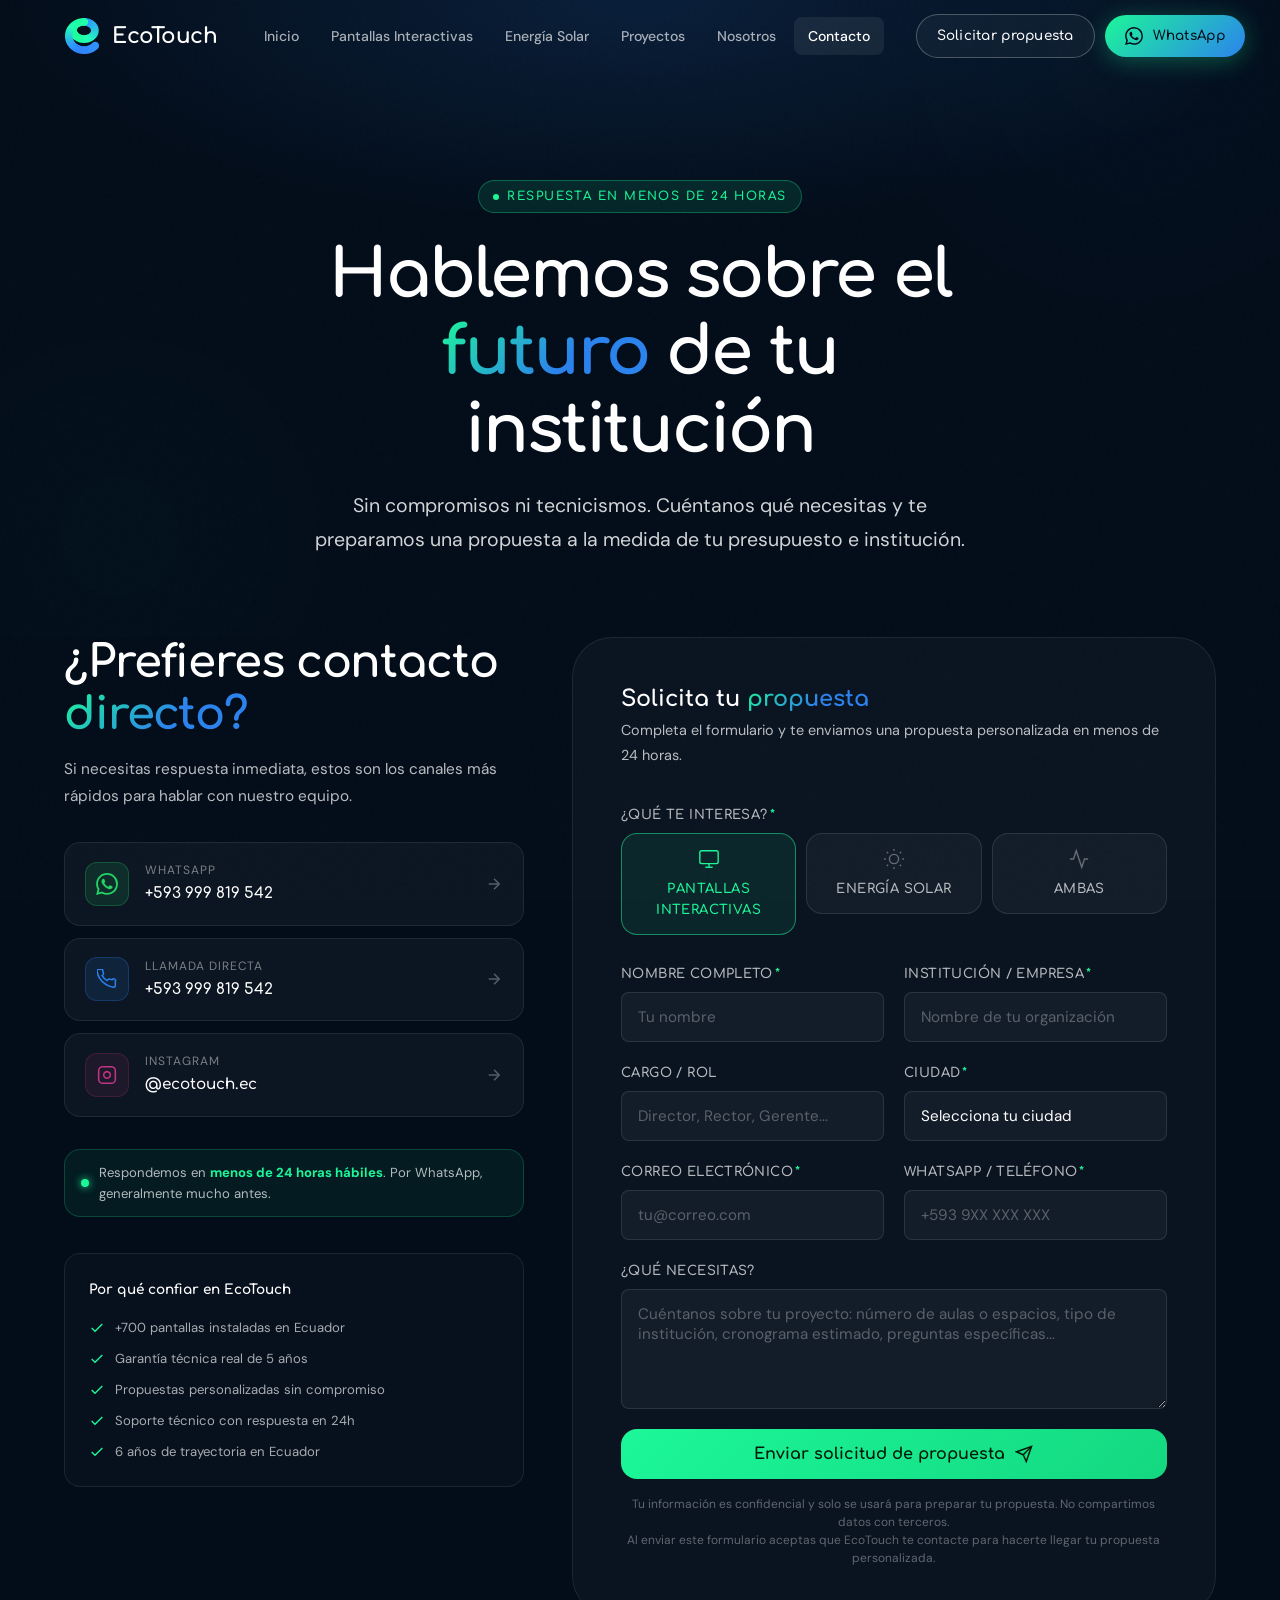
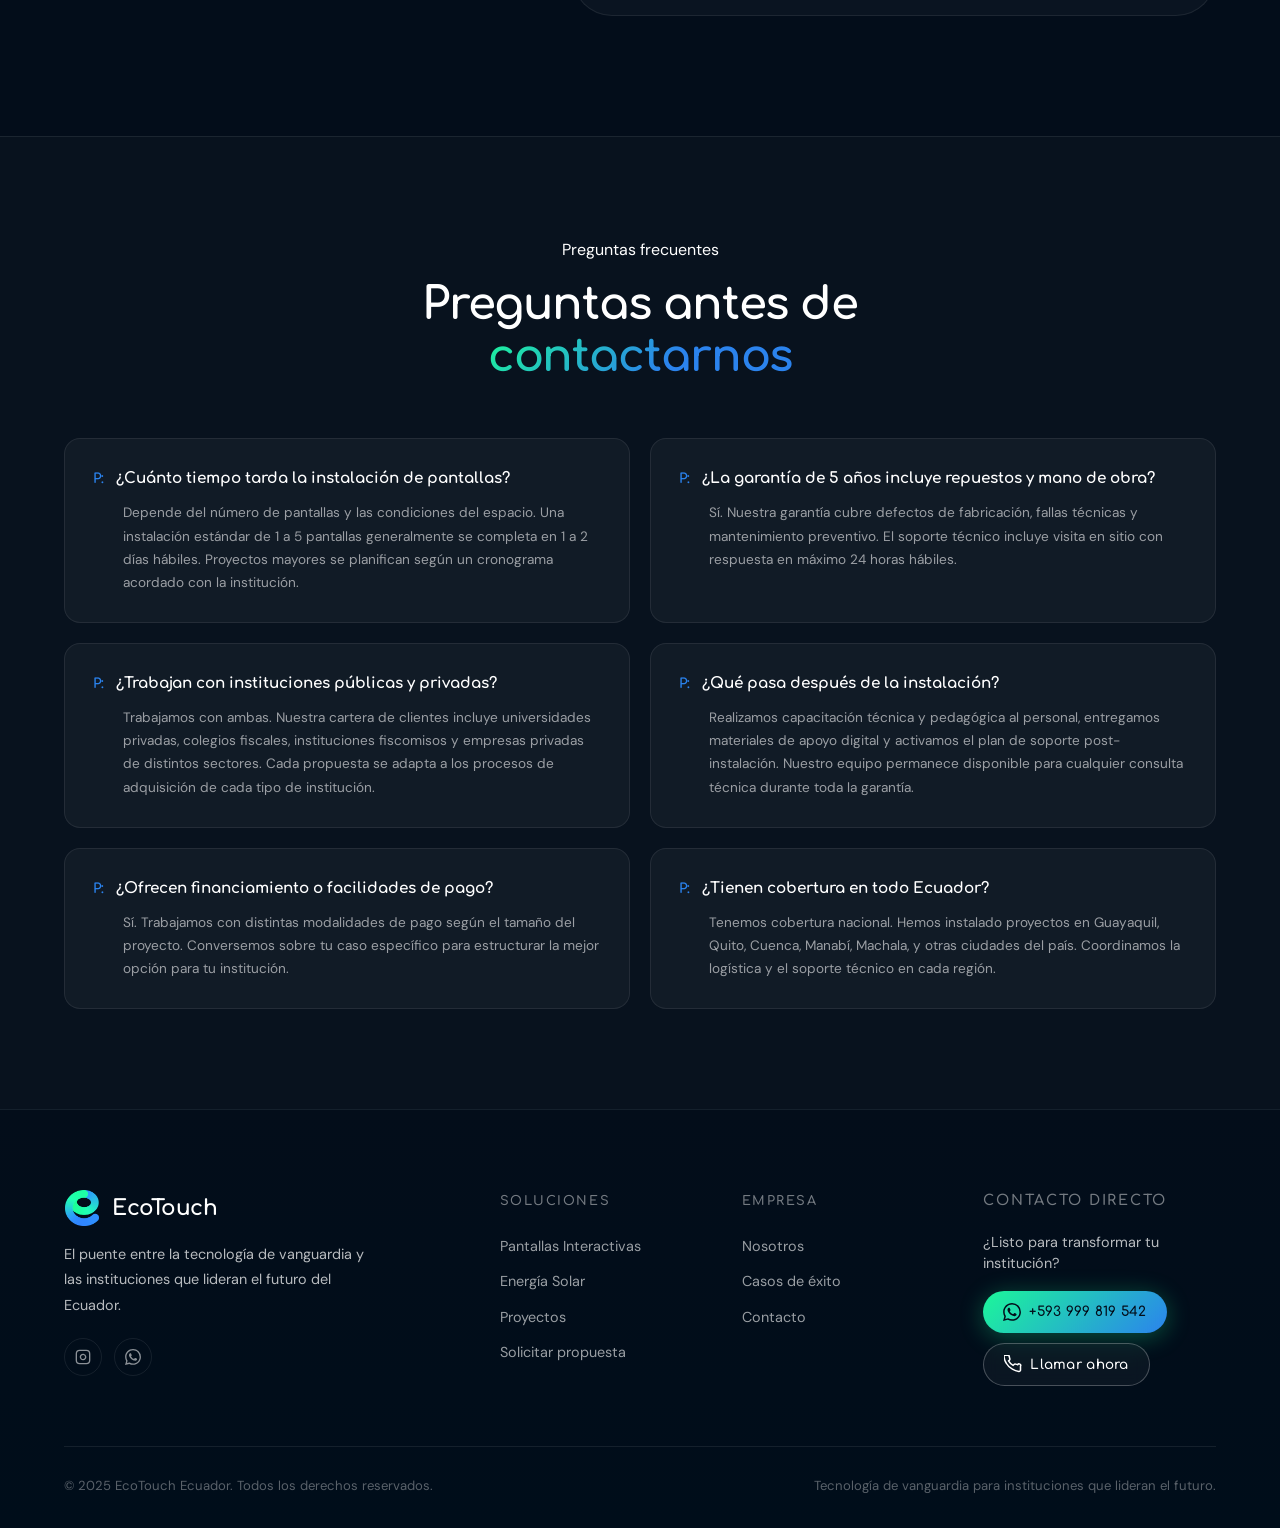
<file: contacto.html>
<!DOCTYPE html>
<html lang="es">
<head>
  <meta charset="UTF-8">
  <meta name="viewport" content="width=device-width, initial-scale=1.0">
  <title>Contacto — EcoTouch Ecuador</title>
  <meta name="description" content="Solicita una propuesta personalizada para tu institución. Contáctanos por WhatsApp, teléfono o formulario. EcoTouch Ecuador, tecnología interactiva y energía solar.">
  <link rel="stylesheet" href="styles.css">
  <link rel="preconnect" href="https://fonts.googleapis.com">
  <link rel="preconnect" href="https://fonts.gstatic.com" crossorigin>
  <style>
    /* ── PAGE-SPECIFIC STYLES ── */

    /* Hero */
    .con-hero { padding: 180px 0 80px; position: relative; text-align: center; overflow: hidden; }
    .con-hero::before { content:''; position:absolute;inset:0;background:radial-gradient(ellipse 70% 50% at 50% 0%,rgba(43,131,237,0.15) 0%,transparent 70%); }
    .con-hero-inner { max-width:660px; margin:0 auto; position:relative;z-index:2; }
    .con-hero .tag { margin:0 auto 24px; }

    /* Main layout */
    .contact-layout { display: grid; grid-template-columns: 1fr 1.4fr; gap: 48px; align-items: start; padding-bottom: 120px; }

    /* Left panel */
    .contact-left { position: sticky; top: 100px; }
    .contact-intro h2 { margin-bottom: 16px; }
    .contact-intro p { margin-bottom: 32px; }

    /* Direct channels */
    .channel-cards { display: flex; flex-direction: column; gap: 12px; margin-bottom: 32px; }
    .channel-card { display: flex; align-items: center; gap: 16px; padding: 18px 20px; border-radius: var(--r-md); border: 1px solid var(--border); background: var(--bg-card); text-decoration: none; color: var(--white); transition: all 0.3s var(--ease); }
    .channel-card:hover { border-color: rgba(28,247,153,0.4); background: rgba(28,247,153,0.05); transform: translateX(4px); }
    .channel-card.wa:hover { border-color: rgba(37,211,102,0.5); background: rgba(37,211,102,0.06); }
    .channel-card.phone:hover { border-color: rgba(43,131,237,0.5); background: rgba(43,131,237,0.06); }
    .channel-card.ig:hover { border-color: rgba(193,53,132,0.4); background: rgba(193,53,132,0.05); }
    .channel-icon { width: 44px; height: 44px; border-radius: 12px; display: flex; align-items: center; justify-content: center; flex-shrink: 0; }
    .channel-card.wa .channel-icon { background: rgba(37,211,102,0.12); border: 1px solid rgba(37,211,102,0.25); }
    .channel-card.phone .channel-icon { background: rgba(43,131,237,0.12); border: 1px solid rgba(43,131,237,0.25); }
    .channel-card.ig .channel-icon { background: rgba(193,53,132,0.1); border: 1px solid rgba(193,53,132,0.2); }
    .channel-info { flex: 1; }
    .channel-label { font-size: 0.75rem; color: rgba(255,255,255,0.45); text-transform: uppercase; letter-spacing: 0.08em; margin-bottom: 2px; }
    .channel-value { font-family: var(--font-brand); font-size: 0.95rem; font-weight: 600; color: var(--white); }
    .channel-arrow { color: rgba(255,255,255,0.3); transition: transform 0.3s; }
    .channel-card:hover .channel-arrow { transform: translateX(4px); color: var(--green); }

    /* Response badge */
    .response-badge { display: flex; align-items: center; gap: 10px; padding: 12px 16px; border-radius: var(--r-md); background: rgba(28,247,153,0.06); border: 1px solid rgba(28,247,153,0.2); }
    .response-dot { width: 8px; height: 8px; border-radius: 50%; background: var(--green); box-shadow: 0 0 8px var(--green); animation: pulse 2s infinite; flex-shrink:0; }
    @keyframes pulse { 0%,100%{opacity:1;transform:scale(1)} 50%{opacity:.6;transform:scale(0.85)} }
    .response-text { font-size: 0.82rem; color: rgba(255,255,255,0.7); }
    .response-text strong { color: var(--green); }

    /* Form card */
    .form-card { background: rgba(255,255,255,0.03); border: 1px solid var(--border); border-radius: var(--r-xl); padding: 48px; }
    .form-card h3 { font-size: 1.4rem; margin-bottom: 6px; }
    .form-card > p { font-size: 0.9rem; margin-bottom: 36px; }

    /* Form elements */
    .form-row { display: grid; grid-template-columns: 1fr 1fr; gap: 20px; }
    .form-group { display: flex; flex-direction: column; gap: 8px; margin-bottom: 20px; }
    .form-group label { font-size: 0.82rem; font-family: var(--font-brand); font-weight: 600; color: rgba(255,255,255,0.7); letter-spacing: 0.03em; }
    .form-group label .req { color: var(--green); margin-left: 2px; }
    .form-control { background: rgba(255,255,255,0.05); border: 1px solid rgba(255,255,255,0.1); border-radius: var(--r-sm); padding: 13px 16px; color: var(--white); font-family: var(--font-body); font-size: 0.92rem; transition: all 0.25s var(--ease); width: 100%; outline: none; appearance: none; -webkit-appearance: none; }
    .form-control::placeholder { color: rgba(255,255,255,0.3); }
    .form-control:focus { border-color: rgba(28,247,153,0.5); background: rgba(28,247,153,0.04); box-shadow: 0 0 0 3px rgba(28,247,153,0.08); }
    .form-control:hover:not(:focus) { border-color: rgba(255,255,255,0.2); }
    select.form-control option { background: #0a1a2e; color: var(--white); }
    textarea.form-control { resize: vertical; min-height: 120px; }

    /* Type selector */
    .type-grid { display: grid; grid-template-columns: repeat(3, 1fr); gap: 10px; }
    .type-option { display: none; }
    .type-label { display: flex; flex-direction: column; align-items: center; gap: 8px; padding: 14px 10px; border-radius: var(--r-md); border: 1px solid rgba(255,255,255,0.1); background: rgba(255,255,255,0.04); cursor: pointer; text-align: center; transition: all 0.25s var(--ease); font-size: 0.8rem; color: rgba(255,255,255,0.55); }
    .type-label svg { opacity: 0.5; transition: opacity 0.25s; }
    .type-option:checked + .type-label { border-color: rgba(28,247,153,0.5); background: rgba(28,247,153,0.08); color: var(--green); }
    .type-option:checked + .type-label svg { opacity: 1; }
    .type-label:hover { border-color: rgba(28,247,153,0.3); color: rgba(28,247,153,0.8); }

    /* Submit button */
    .btn-submit { width: 100%; padding: 16px 32px; background: linear-gradient(135deg, var(--green), #14d880); color: #001a08; font-family: var(--font-brand); font-size: 1rem; font-weight: 700; border-radius: var(--r-md); border: none; cursor: pointer; display: flex; align-items: center; justify-content: center; gap: 10px; transition: all 0.3s var(--ease); margin-top: 8px; }
    .btn-submit:hover { transform: translateY(-2px); box-shadow: 0 8px 30px rgba(28,247,153,0.35); }
    .btn-submit:active { transform: translateY(0); }
    .btn-submit .spinner { display: none; width: 18px; height: 18px; border: 2px solid rgba(0,26,8,0.3); border-top-color: #001a08; border-radius: 50%; animation: spin 0.7s linear infinite; }
    .btn-submit.loading .spinner { display: block; }
    .btn-submit.loading .btn-text { opacity: 0.7; }
    @keyframes spin { to { transform: rotate(360deg); } }

    /* Success state */
    .form-success { display: none; text-align: center; padding: 48px 32px; }
    .form-success.show { display: block; }
    .form-card.submitted .form-body { display: none; }
    .success-icon { width: 72px; height: 72px; border-radius: 50%; background: rgba(28,247,153,0.12); border: 2px solid rgba(28,247,153,0.4); display: flex; align-items: center; justify-content: center; margin: 0 auto 24px; }
    .form-success h3 { margin-bottom: 12px; }

    /* Privacy note */
    .privacy-note { font-size: 0.75rem; color: rgba(255,255,255,0.35); text-align: center; margin-top: 16px; line-height: 1.5; }

    /* FAQ section */
    .faq-section { padding: 100px 0; background: rgba(255,255,255,0.02); border-top: 1px solid var(--border); }
    .faq-grid { display: grid; grid-template-columns: 1fr 1fr; gap: 20px; margin-top: 56px; }
    .faq-item { background: var(--bg-card); border: 1px solid var(--border); border-radius: var(--r-md); padding: 28px; transition: all 0.3s var(--ease); cursor: pointer; }
    .faq-item:hover { border-color: rgba(43,131,237,0.3); }
    .faq-q { font-family: var(--font-brand); font-size: 0.95rem; font-weight: 700; color: var(--white); margin-bottom: 10px; display: flex; align-items: flex-start; gap: 12px; }
    .faq-q::before { content: 'P:'; color: var(--blue); flex-shrink: 0; font-size: 0.85rem; margin-top: 1px; }
    .faq-a { font-size: 0.85rem; color: rgba(255,255,255,0.58); line-height: 1.7; padding-left: 30px; }

    /* Responsive */
    @media (max-width: 1100px) {
      .contact-layout { grid-template-columns: 1fr; }
      .contact-left { position: static; }
      .channel-cards { flex-direction: row; flex-wrap: wrap; }
      .channel-card { flex: 1; min-width: 200px; }
    }
    @media (max-width: 768px) {
      .form-card { padding: 28px; }
      .form-row { grid-template-columns: 1fr; }
      .type-grid { grid-template-columns: 1fr 1fr; }
      .faq-grid { grid-template-columns: 1fr; }
      .channel-cards { flex-direction: column; }
    }
  </style>
</head>
<body>

<!-- HEADER -->
<header class="header" id="mainHeader">
  <div class="container">
    <div class="header-inner">
      <a href="index.html" class="logo">
        <img src="isotipo-color.png" alt="EcoTouch Logo" class="logo-img">
        <span class="logo-text">EcoTouch</span>
      </a>
      <nav class="nav">
        <a href="index.html">Inicio</a>
        <a href="pantallas.html">Pantallas Interactivas</a>
        <a href="energia-solar.html">Energía Solar</a>
        <a href="proyectos.html">Proyectos</a>
        <a href="nosotros.html">Nosotros</a>
        <a href="contacto.html" class="active">Contacto</a>
      </nav>
      <div class="header-cta">
        <a href="contacto.html" class="btn btn-outline btn-sm">Solicitar propuesta</a>
        <a href="https://wa.me/593999819542" target="_blank" class="btn btn-primary btn-sm">
          <svg xmlns="http://www.w3.org/2000/svg" width="16" height="16" viewBox="0 0 24 24" fill="currentColor"><path d="M17.472 14.382c-.297-.149-1.758-.867-2.03-.967-.273-.099-.471-.148-.67.15-.197.297-.767.966-.94 1.164-.173.199-.347.223-.644.075-.297-.15-1.255-.463-2.39-1.475-.883-.788-1.48-1.761-1.653-2.059-.173-.297-.018-.458.13-.606.134-.133.298-.347.446-.52.149-.174.198-.298.298-.497.099-.198.05-.371-.025-.52-.075-.149-.669-1.612-.916-2.207-.242-.579-.487-.5-.669-.51-.173-.008-.371-.01-.57-.01-.198 0-.52.074-.792.372-.272.297-1.04 1.016-1.04 2.479 0 1.462 1.065 2.875 1.213 3.074.149.198 2.096 3.2 5.077 4.487.709.306 1.262.489 1.694.625.712.227 1.36.195 1.871.118.571-.085 1.758-.719 2.006-1.413.248-.694.248-1.289.173-1.413-.074-.124-.272-.198-.57-.347m-5.421 7.403h-.004a9.87 9.87 0 01-5.031-1.378l-.361-.214-3.741.982.998-3.648-.235-.374a9.86 9.86 0 01-1.51-5.26c.001-5.45 4.436-9.884 9.888-9.884 2.64 0 5.122 1.03 6.988 2.898a9.825 9.825 0 012.893 6.994c-.003 5.45-4.437 9.884-9.885 9.884m8.413-18.297A11.815 11.815 0 0012.05 0C5.495 0 .16 5.335.157 11.892c0 2.096.547 4.142 1.588 5.945L.057 24l6.305-1.654a11.882 11.882 0 005.683 1.448h.005c6.554 0 11.89-5.335 11.893-11.893a11.821 11.821 0 00-3.48-8.413z"/></svg>
          WhatsApp
        </a>
        <button class="menu-toggle" aria-label="Menú"><span></span><span></span><span></span></button>
      </div>
    </div>
  </div>
</header>
<nav class="mobile-nav">
  <a href="index.html">Inicio</a>
  <a href="pantallas.html">Pantallas Interactivas</a>
  <a href="energia-solar.html">Energía Solar</a>
  <a href="proyectos.html">Proyectos</a>
  <a href="nosotros.html">Nosotros</a>
  <a href="contacto.html">Contacto</a>
  <a href="https://wa.me/593999819542" target="_blank" class="btn btn-wa">Escribir por WhatsApp</a>
</nav>

<!-- HERO -->
<section class="con-hero">
  <div class="orb orb-blue" style="width:500px;height:500px;top:-200px;right:-100px;opacity:0.25"></div>
  <div class="orb orb-green" style="width:400px;height:400px;bottom:-100px;left:-80px;opacity:0.18"></div>
  <div class="container">
    <div class="con-hero-inner reveal">
      <div class="tag">Respuesta en menos de 24 horas</div>
      <h1>Hablemos sobre el <span class="grad-text">futuro</span> de tu institución</h1>
      <p class="lead" style="margin-top:20px">Sin compromisos ni tecnicismos. Cuéntanos qué necesitas y te preparamos una propuesta a la medida de tu presupuesto e institución.</p>
    </div>
  </div>
</section>

<!-- MAIN CONTACT AREA -->
<section style="padding-bottom:0">
  <div class="container">
    <div class="contact-layout">

      <!-- LEFT: Direct channels -->
      <div class="contact-left reveal-left">
        <div class="contact-intro">
          <h2>¿Prefieres contacto <span class="grad-text">directo?</span></h2>
          <p>Si necesitas respuesta inmediata, estos son los canales más rápidos para hablar con nuestro equipo.</p>
        </div>

        <div class="channel-cards">
          <a href="https://wa.me/593999819542" target="_blank" class="channel-card wa">
            <div class="channel-icon">
              <svg xmlns="http://www.w3.org/2000/svg" width="22" height="22" viewBox="0 0 24 24" fill="#25D366"><path d="M17.472 14.382c-.297-.149-1.758-.867-2.03-.967-.273-.099-.471-.148-.67.15-.197.297-.767.966-.94 1.164-.173.199-.347.223-.644.075-.297-.15-1.255-.463-2.39-1.475-.883-.788-1.48-1.761-1.653-2.059-.173-.297-.018-.458.13-.606.134-.133.298-.347.446-.52.149-.174.198-.298.298-.497.099-.198.05-.371-.025-.52-.075-.149-.669-1.612-.916-2.207-.242-.579-.487-.5-.669-.51-.173-.008-.371-.01-.57-.01-.198 0-.52.074-.792.372-.272.297-1.04 1.016-1.04 2.479 0 1.462 1.065 2.875 1.213 3.074.149.198 2.096 3.2 5.077 4.487.709.306 1.262.489 1.694.625.712.227 1.36.195 1.871.118.571-.085 1.758-.719 2.006-1.413.248-.694.248-1.289.173-1.413-.074-.124-.272-.198-.57-.347m-5.421 7.403h-.004a9.87 9.87 0 01-5.031-1.378l-.361-.214-3.741.982.998-3.648-.235-.374a9.86 9.86 0 01-1.51-5.26c.001-5.45 4.436-9.884 9.888-9.884 2.64 0 5.122 1.03 6.988 2.898a9.825 9.825 0 012.893 6.994c-.003 5.45-4.437 9.884-9.885 9.884m8.413-18.297A11.815 11.815 0 0012.05 0C5.495 0 .16 5.335.157 11.892c0 2.096.547 4.142 1.588 5.945L.057 24l6.305-1.654a11.882 11.882 0 005.683 1.448h.005c6.554 0 11.89-5.335 11.893-11.893a11.821 11.821 0 00-3.48-8.413z"/></svg>
            </div>
            <div class="channel-info">
              <div class="channel-label">WhatsApp</div>
              <div class="channel-value">+593 999 819 542</div>
            </div>
            <svg class="channel-arrow" xmlns="http://www.w3.org/2000/svg" width="18" height="18" viewBox="0 0 24 24" fill="none" stroke="currentColor" stroke-width="2"><path d="M5 12h14M12 5l7 7-7 7"/></svg>
          </a>

          <a href="tel:+593999819542" class="channel-card phone">
            <div class="channel-icon">
              <svg xmlns="http://www.w3.org/2000/svg" width="20" height="20" viewBox="0 0 24 24" fill="none" stroke="#2b83ed" stroke-width="1.8"><path d="M22 16.92v3a2 2 0 01-2.18 2 19.79 19.79 0 01-8.63-3.07A19.5 19.5 0 013.07 11a19.79 19.79 0 01-3.07-8.67A2 2 0 012 .18h3a2 2 0 012 1.72c.127.96.361 1.903.7 2.81a2 2 0 01-.45 2.11L6.09 7.91a16 16 0 006 6l1.27-1.27a2 2 0 012.11-.45c.907.339 1.85.573 2.81.7A2 2 0 0122 14.92z"/></svg>
            </div>
            <div class="channel-info">
              <div class="channel-label">Llamada directa</div>
              <div class="channel-value">+593 999 819 542</div>
            </div>
            <svg class="channel-arrow" xmlns="http://www.w3.org/2000/svg" width="18" height="18" viewBox="0 0 24 24" fill="none" stroke="currentColor" stroke-width="2"><path d="M5 12h14M12 5l7 7-7 7"/></svg>
          </a>

          <a href="https://www.instagram.com/ecotouch.ec" target="_blank" class="channel-card ig">
            <div class="channel-icon">
              <svg xmlns="http://www.w3.org/2000/svg" width="20" height="20" viewBox="0 0 24 24" fill="none" stroke="#c13584" stroke-width="1.8"><rect x="2" y="2" width="20" height="20" rx="5"/><path d="M16 11.37A4 4 0 1112.63 8 4 4 0 0116 11.37z"/><line x1="17.5" y1="6.5" x2="17.51" y2="6.5"/></svg>
            </div>
            <div class="channel-info">
              <div class="channel-label">Instagram</div>
              <div class="channel-value">@ecotouch.ec</div>
            </div>
            <svg class="channel-arrow" xmlns="http://www.w3.org/2000/svg" width="18" height="18" viewBox="0 0 24 24" fill="none" stroke="currentColor" stroke-width="2"><path d="M5 12h14M12 5l7 7-7 7"/></svg>
          </a>
        </div>

        <div class="response-badge">
          <div class="response-dot"></div>
          <div class="response-text">Respondemos en <strong>menos de 24 horas hábiles</strong>. Por WhatsApp, generalmente mucho antes.</div>
        </div>

        <!-- Trust signals -->
        <div style="margin-top:36px;padding:24px;border-radius:var(--r-md);background:rgba(255,255,255,0.02);border:1px solid var(--border)">
          <p style="font-family:var(--font-brand);font-size:0.85rem;font-weight:700;color:var(--white);margin-bottom:16px">Por qué confiar en EcoTouch</p>
          <div style="display:flex;flex-direction:column;gap:10px">
            <div style="display:flex;gap:10px;align-items:center">
              <svg xmlns="http://www.w3.org/2000/svg" width="16" height="16" viewBox="0 0 24 24" fill="none" stroke="#1cf799" stroke-width="2"><polyline points="20 6 9 17 4 12"/></svg>
              <span style="font-size:0.82rem;color:rgba(255,255,255,0.65)">+700 pantallas instaladas en Ecuador</span>
            </div>
            <div style="display:flex;gap:10px;align-items:center">
              <svg xmlns="http://www.w3.org/2000/svg" width="16" height="16" viewBox="0 0 24 24" fill="none" stroke="#1cf799" stroke-width="2"><polyline points="20 6 9 17 4 12"/></svg>
              <span style="font-size:0.82rem;color:rgba(255,255,255,0.65)">Garantía técnica real de 5 años</span>
            </div>
            <div style="display:flex;gap:10px;align-items:center">
              <svg xmlns="http://www.w3.org/2000/svg" width="16" height="16" viewBox="0 0 24 24" fill="none" stroke="#1cf799" stroke-width="2"><polyline points="20 6 9 17 4 12"/></svg>
              <span style="font-size:0.82rem;color:rgba(255,255,255,0.65)">Propuestas personalizadas sin compromiso</span>
            </div>
            <div style="display:flex;gap:10px;align-items:center">
              <svg xmlns="http://www.w3.org/2000/svg" width="16" height="16" viewBox="0 0 24 24" fill="none" stroke="#1cf799" stroke-width="2"><polyline points="20 6 9 17 4 12"/></svg>
              <span style="font-size:0.82rem;color:rgba(255,255,255,0.65)">Soporte técnico con respuesta en 24h</span>
            </div>
            <div style="display:flex;gap:10px;align-items:center">
              <svg xmlns="http://www.w3.org/2000/svg" width="16" height="16" viewBox="0 0 24 24" fill="none" stroke="#1cf799" stroke-width="2"><polyline points="20 6 9 17 4 12"/></svg>
              <span style="font-size:0.82rem;color:rgba(255,255,255,0.65)">6 años de trayectoria en Ecuador</span>
            </div>
          </div>
        </div>
      </div>

      <!-- RIGHT: Form -->
      <div class="reveal-right">
        <div class="form-card" id="contactFormCard">

          <h3>Solicita tu <span class="grad-text">propuesta</span></h3>
          <p>Completa el formulario y te enviamos una propuesta personalizada en menos de 24 horas.</p>

          <!-- Success message (hidden by default) -->
          <div class="form-success" id="formSuccess">
            <div class="success-icon">
              <svg xmlns="http://www.w3.org/2000/svg" width="32" height="32" viewBox="0 0 24 24" fill="none" stroke="#1cf799" stroke-width="2"><polyline points="20 6 9 17 4 12"/></svg>
            </div>
            <h3>¡Mensaje enviado!</h3>
            <p style="margin-bottom:24px">Gracias por contactarnos. Nuestro equipo revisará tu solicitud y te responderá en menos de 24 horas hábiles.</p>
            <p style="font-size:0.85rem">Para respuesta inmediata, también puedes escribirnos por:</p>
            <a href="https://wa.me/593999819542" target="_blank" class="btn btn-primary btn-sm" style="display:inline-flex;gap:8px;margin-top:16px">
              <svg xmlns="http://www.w3.org/2000/svg" width="16" height="16" viewBox="0 0 24 24" fill="currentColor"><path d="M17.472 14.382c-.297-.149-1.758-.867-2.03-.967-.273-.099-.471-.148-.67.15-.197.297-.767.966-.94 1.164-.173.199-.347.223-.644.075-.297-.15-1.255-.463-2.39-1.475-.883-.788-1.48-1.761-1.653-2.059-.173-.297-.018-.458.13-.606.134-.133.298-.347.446-.52.149-.174.198-.298.298-.497.099-.198.05-.371-.025-.52-.075-.149-.669-1.612-.916-2.207-.242-.579-.487-.5-.669-.51-.173-.008-.371-.01-.57-.01-.198 0-.52.074-.792.372-.272.297-1.04 1.016-1.04 2.479 0 1.462 1.065 2.875 1.213 3.074.149.198 2.096 3.2 5.077 4.487.709.306 1.262.489 1.694.625.712.227 1.36.195 1.871.118.571-.085 1.758-.719 2.006-1.413.248-.694.248-1.289.173-1.413-.074-.124-.272-.198-.57-.347m-5.421 7.403h-.004a9.87 9.87 0 01-5.031-1.378l-.361-.214-3.741.982.998-3.648-.235-.374a9.86 9.86 0 01-1.51-5.26c.001-5.45 4.436-9.884 9.888-9.884 2.64 0 5.122 1.03 6.988 2.898a9.825 9.825 0 012.893 6.994c-.003 5.45-4.437 9.884-9.885 9.884m8.413-18.297A11.815 11.815 0 0012.05 0C5.495 0 .16 5.335.157 11.892c0 2.096.547 4.142 1.588 5.945L.057 24l6.305-1.654a11.882 11.882 0 005.683 1.448h.005c6.554 0 11.89-5.335 11.893-11.893a11.821 11.821 0 00-3.48-8.413z"/></svg>
              WhatsApp: +593 999 819 542
            </a>
          </div>

          <!-- Form body -->
          <div class="form-body" id="formBody">

            <!-- Type of interest -->
            <div class="form-group" style="margin-bottom:28px">
              <label>¿Qué te interesa?<span class="req">*</span></label>
              <div class="type-grid">
                <div>
                  <input type="radio" name="tipo" id="tipo-pantallas" value="Pantallas Interactivas" class="type-option" checked>
                  <label for="tipo-pantallas" class="type-label">
                    <svg xmlns="http://www.w3.org/2000/svg" width="22" height="22" viewBox="0 0 24 24" fill="none" stroke="currentColor" stroke-width="1.5"><rect x="2" y="3" width="20" height="14" rx="2"/><line x1="8" y1="21" x2="16" y2="21"/><line x1="12" y1="17" x2="12" y2="21"/></svg>
                    Pantallas Interactivas
                  </label>
                </div>
                <div>
                  <input type="radio" name="tipo" id="tipo-solar" value="Energía Solar" class="type-option">
                  <label for="tipo-solar" class="type-label">
                    <svg xmlns="http://www.w3.org/2000/svg" width="22" height="22" viewBox="0 0 24 24" fill="none" stroke="currentColor" stroke-width="1.5"><circle cx="12" cy="12" r="5"/><line x1="12" y1="1" x2="12" y2="3"/><line x1="12" y1="21" x2="12" y2="23"/><line x1="4.22" y1="4.22" x2="5.64" y2="5.64"/><line x1="18.36" y1="18.36" x2="19.78" y2="19.78"/><line x1="1" y1="12" x2="3" y2="12"/><line x1="21" y1="12" x2="23" y2="12"/><line x1="4.22" y1="19.78" x2="5.64" y2="18.36"/><line x1="18.36" y1="5.64" x2="19.78" y2="4.22"/></svg>
                    Energía Solar
                  </label>
                </div>
                <div>
                  <input type="radio" name="tipo" id="tipo-ambos" value="Ambas soluciones" class="type-option">
                  <label for="tipo-ambos" class="type-label">
                    <svg xmlns="http://www.w3.org/2000/svg" width="22" height="22" viewBox="0 0 24 24" fill="none" stroke="currentColor" stroke-width="1.5"><polyline points="22 12 18 12 15 21 9 3 6 12 2 12"/></svg>
                    Ambas
                  </label>
                </div>
              </div>
            </div>

            <!-- Name & Institution -->
            <div class="form-row">
              <div class="form-group">
                <label for="nombre">Nombre completo<span class="req">*</span></label>
                <input type="text" id="nombre" name="nombre" class="form-control" placeholder="Tu nombre" required autocomplete="name">
              </div>
              <div class="form-group">
                <label for="institucion">Institución / Empresa<span class="req">*</span></label>
                <input type="text" id="institucion" name="institucion" class="form-control" placeholder="Nombre de tu organización" required>
              </div>
            </div>

            <!-- Cargo & Ciudad -->
            <div class="form-row">
              <div class="form-group">
                <label for="cargo">Cargo / Rol</label>
                <input type="text" id="cargo" name="cargo" class="form-control" placeholder="Director, Rector, Gerente...">
              </div>
              <div class="form-group">
                <label for="ciudad">Ciudad<span class="req">*</span></label>
                <select id="ciudad" name="ciudad" class="form-control" required>
                  <option value="" disabled selected>Selecciona tu ciudad</option>
                  <option>Guayaquil</option>
                  <option>Quito</option>
                  <option>Cuenca</option>
                  <option>Ambato</option>
                  <option>Manta</option>
                  <option>Portoviejo</option>
                  <option>Santo Domingo</option>
                  <option>Loja</option>
                  <option>Machala</option>
                  <option>Esmeraldas</option>
                  <option>Riobamba</option>
                  <option>Otra ciudad</option>
                </select>
              </div>
            </div>

            <!-- Email & Phone -->
            <div class="form-row">
              <div class="form-group">
                <label for="email">Correo electrónico<span class="req">*</span></label>
                <input type="email" id="email" name="email" class="form-control" placeholder="tu@correo.com" required autocomplete="email">
              </div>
              <div class="form-group">
                <label for="telefono">WhatsApp / Teléfono<span class="req">*</span></label>
                <input type="tel" id="telefono" name="telefono" class="form-control" placeholder="+593 9XX XXX XXX" required autocomplete="tel">
              </div>
            </div>

            <!-- Message -->
            <div class="form-group">
              <label for="mensaje">¿Qué necesitas?</label>
              <textarea id="mensaje" name="mensaje" class="form-control" placeholder="Cuéntanos sobre tu proyecto: número de aulas o espacios, tipo de institución, cronograma estimado, preguntas específicas..."></textarea>
            </div>

            <!-- Submit -->
            <button type="button" class="btn-submit" id="submitBtn" onclick="handleSubmit()">
              <div class="spinner"></div>
              <span class="btn-text">Enviar solicitud de propuesta</span>
              <svg xmlns="http://www.w3.org/2000/svg" width="18" height="18" viewBox="0 0 24 24" fill="none" stroke="currentColor" stroke-width="2"><line x1="22" y1="2" x2="11" y2="13"/><polygon points="22 2 15 22 11 13 2 9 22 2"/></svg>
            </button>

            <p class="privacy-note">
              Tu información es confidencial y solo se usará para preparar tu propuesta. No compartimos datos con terceros.<br>
              Al enviar este formulario aceptas que EcoTouch te contacte para hacerte llegar tu propuesta personalizada.
            </p>
          </div><!-- end form-body -->

        </div><!-- end form-card -->
      </div>

    </div>
  </div>
</section>

<!-- FAQ -->
<section class="faq-section">
  <div class="container">
    <div style="text-align:center;max-width:600px;margin:0 auto" class="reveal">
      <div class="section-tag">Preguntas frecuentes</div>
      <h2 style="margin-top:16px">Preguntas antes de <span class="grad-text">contactarnos</span></h2>
    </div>
    <div class="faq-grid">
      <div class="faq-item reveal">
        <div class="faq-q">¿Cuánto tiempo tarda la instalación de pantallas?</div>
        <p class="faq-a">Depende del número de pantallas y las condiciones del espacio. Una instalación estándar de 1 a 5 pantallas generalmente se completa en 1 a 2 días hábiles. Proyectos mayores se planifican según un cronograma acordado con la institución.</p>
      </div>
      <div class="faq-item reveal">
        <div class="faq-q">¿La garantía de 5 años incluye repuestos y mano de obra?</div>
        <p class="faq-a">Sí. Nuestra garantía cubre defectos de fabricación, fallas técnicas y mantenimiento preventivo. El soporte técnico incluye visita en sitio con respuesta en máximo 24 horas hábiles.</p>
      </div>
      <div class="faq-item reveal">
        <div class="faq-q">¿Trabajan con instituciones públicas y privadas?</div>
        <p class="faq-a">Trabajamos con ambas. Nuestra cartera de clientes incluye universidades privadas, colegios fiscales, instituciones fiscomisos y empresas privadas de distintos sectores. Cada propuesta se adapta a los procesos de adquisición de cada tipo de institución.</p>
      </div>
      <div class="faq-item reveal">
        <div class="faq-q">¿Qué pasa después de la instalación?</div>
        <p class="faq-a">Realizamos capacitación técnica y pedagógica al personal, entregamos materiales de apoyo digital y activamos el plan de soporte post-instalación. Nuestro equipo permanece disponible para cualquier consulta técnica durante toda la garantía.</p>
      </div>
      <div class="faq-item reveal">
        <div class="faq-q">¿Ofrecen financiamiento o facilidades de pago?</div>
        <p class="faq-a">Sí. Trabajamos con distintas modalidades de pago según el tamaño del proyecto. Conversemos sobre tu caso específico para estructurar la mejor opción para tu institución.</p>
      </div>
      <div class="faq-item reveal">
        <div class="faq-q">¿Tienen cobertura en todo Ecuador?</div>
        <p class="faq-a">Tenemos cobertura nacional. Hemos instalado proyectos en Guayaquil, Quito, Cuenca, Manabí, Machala, y otras ciudades del país. Coordinamos la logística y el soporte técnico en cada región.</p>
      </div>
    </div>
  </div>
</section>

<!-- FOOTER -->
<footer class="footer">
  <div class="container">
    <div class="footer-grid">
      <div class="footer-brand">
        <a href="index.html" class="logo">
          <img src="isotipo-color.png" alt="EcoTouch Logo" class="logo-img">
          <span class="logo-text">EcoTouch</span>
        </a>
        <p>El puente entre la tecnología de vanguardia y las instituciones que lideran el futuro del Ecuador.</p>
        <div class="social-links" style="margin-top:20px">
          <a href="https://www.instagram.com/ecotouch.ec" target="_blank" class="social-link" aria-label="Instagram">
            <svg xmlns="http://www.w3.org/2000/svg" width="16" height="16" viewBox="0 0 24 24" fill="none" stroke="currentColor" stroke-width="2"><rect x="2" y="2" width="20" height="20" rx="5"/><path d="M16 11.37A4 4 0 1112.63 8 4 4 0 0116 11.37z"/><line x1="17.5" y1="6.5" x2="17.51" y2="6.5"/></svg>
          </a>
          <a href="https://wa.me/593999819542" target="_blank" class="social-link" aria-label="WhatsApp">
            <svg xmlns="http://www.w3.org/2000/svg" width="16" height="16" viewBox="0 0 24 24" fill="currentColor"><path d="M17.472 14.382c-.297-.149-1.758-.867-2.03-.967-.273-.099-.471-.148-.67.15-.197.297-.767.966-.94 1.164-.173.199-.347.223-.644.075-.297-.15-1.255-.463-2.39-1.475-.883-.788-1.48-1.761-1.653-2.059-.173-.297-.018-.458.13-.606.134-.133.298-.347.446-.52.149-.174.198-.298.298-.497.099-.198.05-.371-.025-.52-.075-.149-.669-1.612-.916-2.207-.242-.579-.487-.5-.669-.51-.173-.008-.371-.01-.57-.01-.198 0-.52.074-.792.372-.272.297-1.04 1.016-1.04 2.479 0 1.462 1.065 2.875 1.213 3.074.149.198 2.096 3.2 5.077 4.487.709.306 1.262.489 1.694.625.712.227 1.36.195 1.871.118.571-.085 1.758-.719 2.006-1.413.248-.694.248-1.289.173-1.413-.074-.124-.272-.198-.57-.347m-5.421 7.403h-.004a9.87 9.87 0 01-5.031-1.378l-.361-.214-3.741.982.998-3.648-.235-.374a9.86 9.86 0 01-1.51-5.26c.001-5.45 4.436-9.884 9.888-9.884 2.64 0 5.122 1.03 6.988 2.898a9.825 9.825 0 012.893 6.994c-.003 5.45-4.437 9.884-9.885 9.884m8.413-18.297A11.815 11.815 0 0012.05 0C5.495 0 .16 5.335.157 11.892c0 2.096.547 4.142 1.588 5.945L.057 24l6.305-1.654a11.882 11.882 0 005.683 1.448h.005c6.554 0 11.89-5.335 11.893-11.893a11.821 11.821 0 00-3.48-8.413z"/></svg>
          </a>
        </div>
      </div>
      <div>
        <p class="footer-title">Soluciones</p>
        <ul class="footer-links">
          <li><a href="pantallas.html">Pantallas Interactivas</a></li>
          <li><a href="energia-solar.html">Energía Solar</a></li>
          <li><a href="proyectos.html">Proyectos</a></li>
          <li><a href="contacto.html">Solicitar propuesta</a></li>
        </ul>
      </div>
      <div>
        <p class="footer-title">Empresa</p>
        <ul class="footer-links">
          <li><a href="nosotros.html">Nosotros</a></li>
          <li><a href="proyectos.html">Casos de éxito</a></li>
          <li><a href="contacto.html">Contacto</a></li>
        </ul>
      </div>
      <div class="footer-contact">
        <p class="footer-title">Contacto directo</p>
        <p>¿Listo para transformar tu institución?</p>
        <a href="https://wa.me/593999819542" target="_blank" class="btn btn-primary btn-sm" style="margin-top:16px;display:inline-flex;gap:8px">
          <svg xmlns="http://www.w3.org/2000/svg" width="16" height="16" viewBox="0 0 24 24" fill="currentColor"><path d="M17.472 14.382c-.297-.149-1.758-.867-2.03-.967-.273-.099-.471-.148-.67.15-.197.297-.767.966-.94 1.164-.173.199-.347.223-.644.075-.297-.15-1.255-.463-2.39-1.475-.883-.788-1.48-1.761-1.653-2.059-.173-.297-.018-.458.13-.606.134-.133.298-.347.446-.52.149-.174.198-.298.298-.497.099-.198.05-.371-.025-.52-.075-.149-.669-1.612-.916-2.207-.242-.579-.487-.5-.669-.51-.173-.008-.371-.01-.57-.01-.198 0-.52.074-.792.372-.272.297-1.04 1.016-1.04 2.479 0 1.462 1.065 2.875 1.213 3.074.149.198 2.096 3.2 5.077 4.487.709.306 1.262.489 1.694.625.712.227 1.36.195 1.871.118.571-.085 1.758-.719 2.006-1.413.248-.694.248-1.289.173-1.413-.074-.124-.272-.198-.57-.347m-5.421 7.403h-.004a9.87 9.87 0 01-5.031-1.378l-.361-.214-3.741.982.998-3.648-.235-.374a9.86 9.86 0 01-1.51-5.26c.001-5.45 4.436-9.884 9.888-9.884 2.64 0 5.122 1.03 6.988 2.898a9.825 9.825 0 012.893 6.994c-.003 5.45-4.437 9.884-9.885 9.884m8.413-18.297A11.815 11.815 0 0012.05 0C5.495 0 .16 5.335.157 11.892c0 2.096.547 4.142 1.588 5.945L.057 24l6.305-1.654a11.882 11.882 0 005.683 1.448h.005c6.554 0 11.89-5.335 11.893-11.893a11.821 11.821 0 00-3.48-8.413z"/></svg>
          +593 999 819 542
        </a><br>
        <a href="tel:+593999819542" class="btn btn-outline btn-sm" style="margin-top:10px;display:inline-flex;gap:8px">
          <svg xmlns="http://www.w3.org/2000/svg" width="16" height="16" viewBox="0 0 24 24" fill="none" stroke="currentColor" stroke-width="2"><path d="M22 16.92v3a2 2 0 01-2.18 2 19.79 19.79 0 01-8.63-3.07A19.5 19.5 0 013.07 11a19.79 19.79 0 01-3.07-8.67A2 2 0 012 .18h3a2 2 0 012 1.72c.127.96.361 1.903.7 2.81a2 2 0 01-.45 2.11L6.09 7.91a16 16 0 006 6l1.27-1.27a2 2 0 012.11-.45c.907.339 1.85.573 2.81.7A2 2 0 0122 14.92z"/></svg>
          Llamar ahora
        </a>
      </div>
    </div>
    <div class="footer-bottom">
      <span>© 2025 EcoTouch Ecuador. Todos los derechos reservados.</span>
      <span>Tecnología de vanguardia para instituciones que lideran el futuro.</span>
    </div>
  </div>
</footer>

<script>
  // ── FORM SUBMISSION HANDLER ──
  // This form sends data to click.soluciones.ecuador@gmail.com via EmailJS or Formspree.
  // TO ACTIVATE REAL SENDING, choose ONE of the two options below:
  //
  // OPTION A — Formspree (easiest, free tier):
  //   1. Go to https://formspree.io and create a free account
  //   2. Create a new form and set the email to: click.soluciones.ecuador@gmail.com
  //   3. Copy your form ID (e.g. "xpzgkqra") and paste it below replacing "YOUR_FORM_ID"
  //
  // OPTION B — EmailJS (free tier, 200 emails/month):
  //   1. Go to https://emailjs.com and create a free account
  //   2. Create a service, template, and get your public key
  //   3. Uncomment the EmailJS block below and fill in your credentials

  const FORMSPREE_ID = 'YOUR_FORM_ID'; // Replace with your Formspree form ID

  async function handleSubmit() {
    const btn = document.getElementById('submitBtn');
    const card = document.getElementById('contactFormCard');
    const formSuccess = document.getElementById('formSuccess');

    // Collect data
    const tipo = document.querySelector('input[name="tipo"]:checked')?.value || '';
    const nombre = document.getElementById('nombre').value.trim();
    const institucion = document.getElementById('institucion').value.trim();
    const cargo = document.getElementById('cargo').value.trim();
    const ciudad = document.getElementById('ciudad').value;
    const email = document.getElementById('email').value.trim();
    const telefono = document.getElementById('telefono').value.trim();
    const mensaje = document.getElementById('mensaje').value.trim();

    // Basic validation
    if (!nombre || !institucion || !ciudad || !email || !telefono) {
      alert('Por favor completa los campos obligatorios (marcados con *).');
      return;
    }
    if (!email.includes('@')) {
      alert('Por favor ingresa un correo electrónico válido.');
      return;
    }

    // Show loading state
    btn.classList.add('loading');
    btn.disabled = true;

    // ── ACTIVE SUBMISSION ──
    if (FORMSPREE_ID !== 'YOUR_FORM_ID') {
      // OPTION A: Formspree
      try {
        const response = await fetch(`https://formspree.io/f/${FORMSPREE_ID}`, {
          method: 'POST',
          headers: { 'Content-Type': 'application/json', 'Accept': 'application/json' },
          body: JSON.stringify({ tipo, nombre, institucion, cargo, ciudad, email, telefono, mensaje })
        });
        if (response.ok) {
          showSuccess(card, formSuccess);
        } else {
          throw new Error('Error en el envío');
        }
      } catch (err) {
        btn.classList.remove('loading');
        btn.disabled = false;
        alert('Hubo un problema al enviar el formulario. Por favor contáctanos directamente por WhatsApp: +593 999 819 542');
      }
    } else {
      // DEMO MODE: simulate sending (remove this block once you configure Formspree)
      setTimeout(() => { showSuccess(card, formSuccess); }, 1200);
    }
  }

  function showSuccess(card, successEl) {
    card.classList.add('submitted');
    successEl.classList.add('show');
    card.scrollIntoView({ behavior: 'smooth', block: 'center' });
  }
</script>
<script src="main.js"></script>
</body>
</html>
</file>
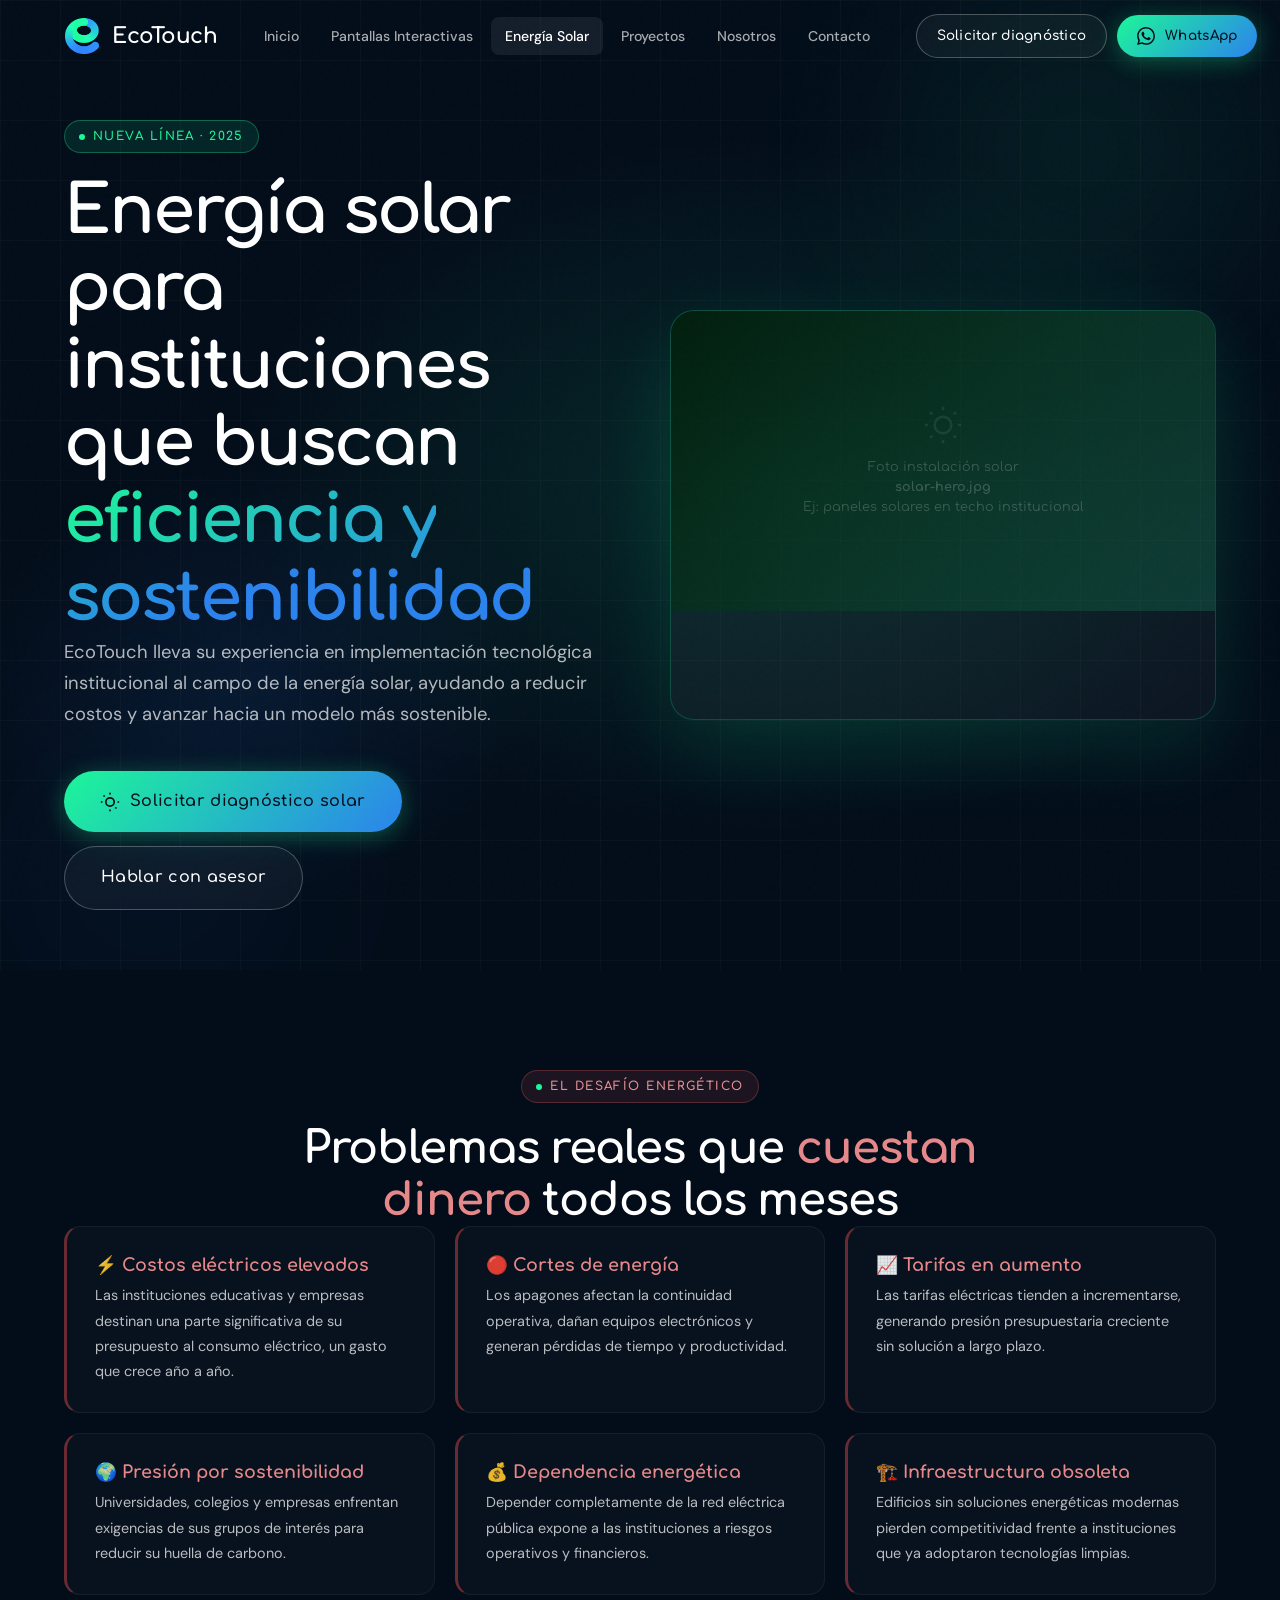
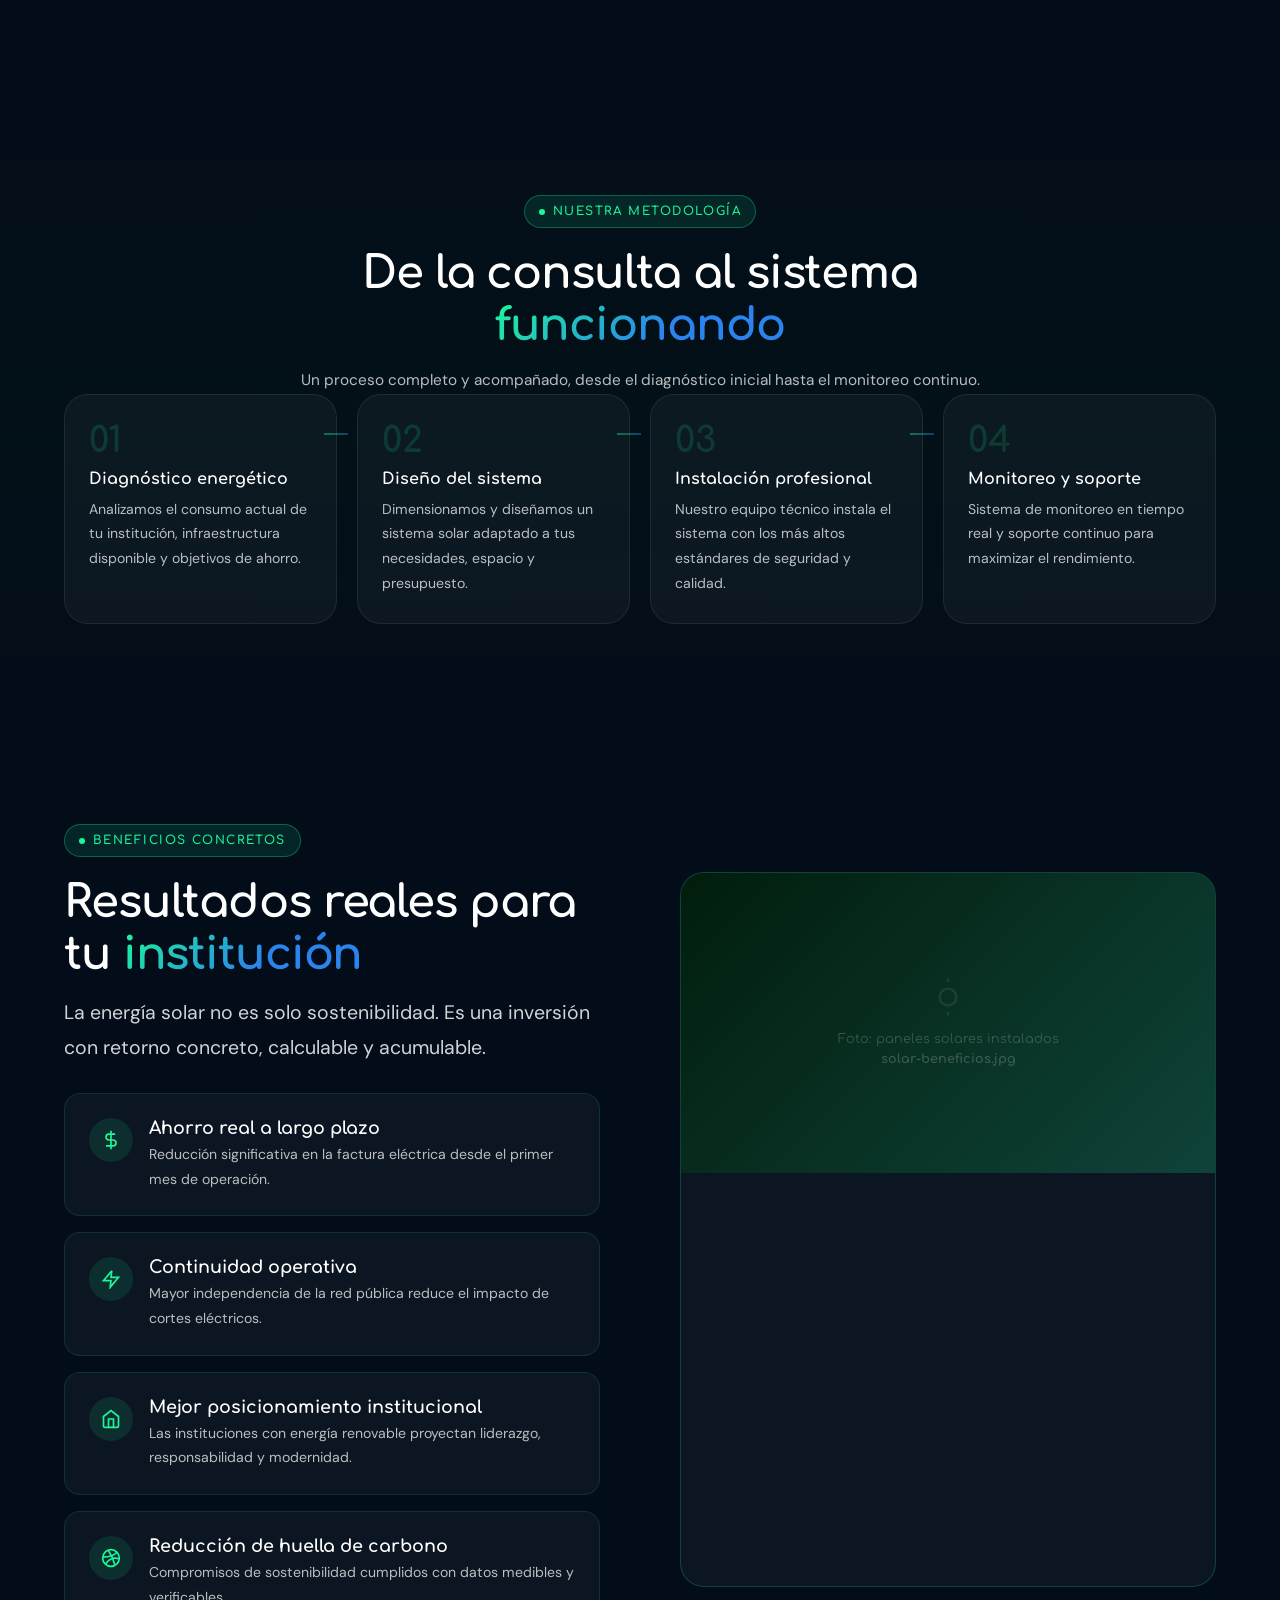
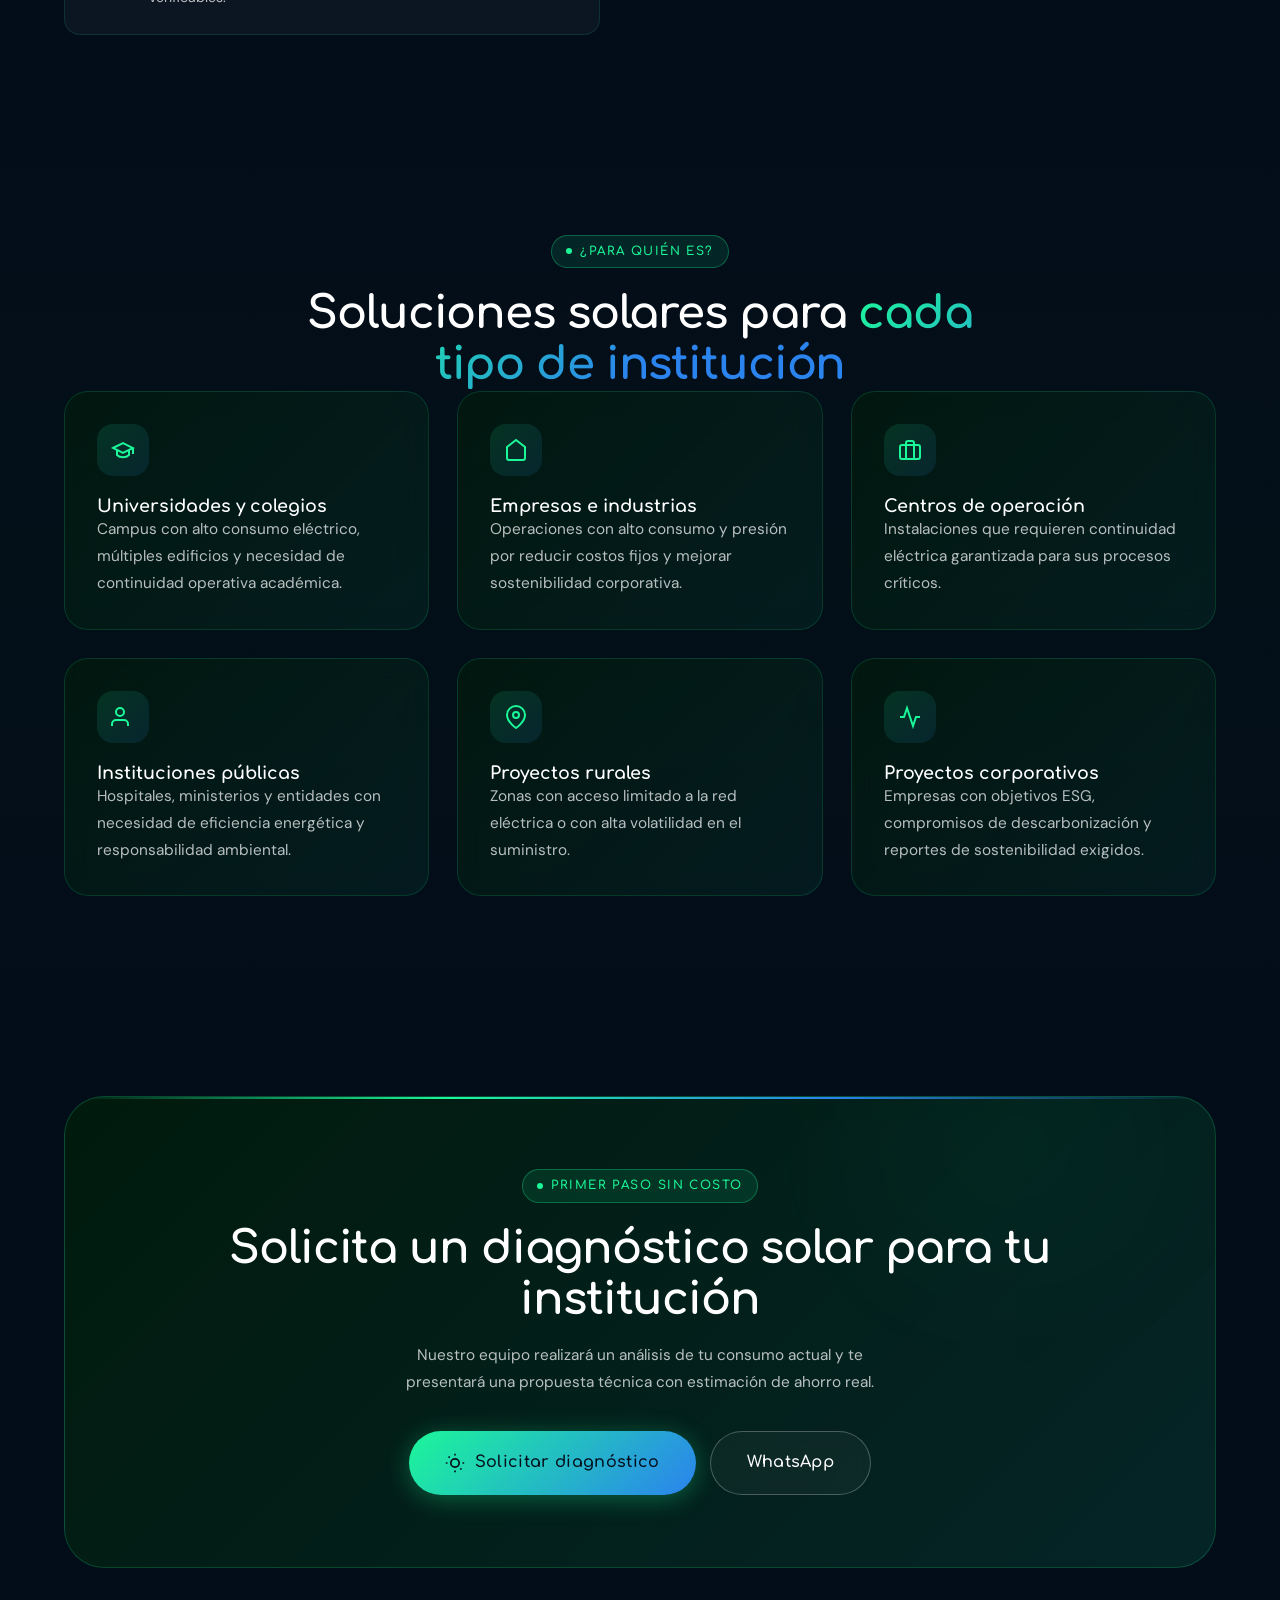
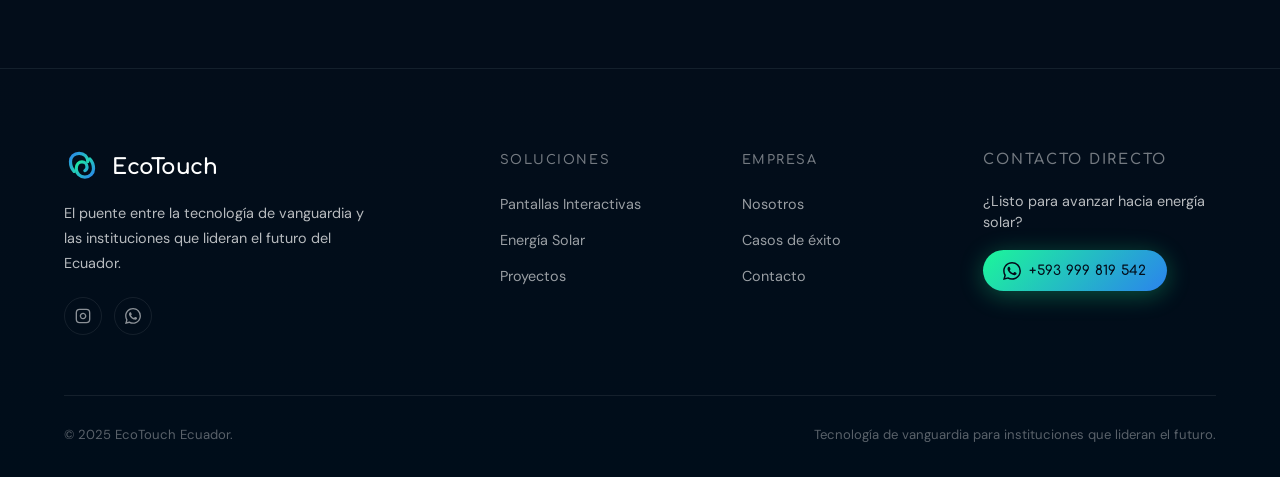
<file: energia-solar.html>
<!DOCTYPE html>
<html lang="es">
<head>
  <meta charset="UTF-8">
  <meta name="viewport" content="width=device-width, initial-scale=1.0">
  <title>Energía Solar — EcoTouch Ecuador</title>
  <meta name="description" content="Soluciones solares para instituciones educativas y empresas en Ecuador. Diagnóstico, diseño, instalación y mantenimiento de sistemas fotovoltaicos.">
  <link rel="stylesheet" href="styles.css">
  <link rel="preconnect" href="https://fonts.googleapis.com">
  <link rel="preconnect" href="https://fonts.gstatic.com" crossorigin>
  <style>
    .solar-accent { color: var(--green); }
    .solar-card-alt {
      background: linear-gradient(135deg, rgba(0,30,10,0.6), rgba(28,247,153,0.06));
      border-color: rgba(28,247,153,0.15);
    }
  </style>
</head>
<body>

<!-- HEADER -->
<header class="header" id="mainHeader">
  <div class="container">
    <div class="header-inner">
      <a href="index.html" class="logo">
        <img src="isotipo-color.png" alt="EcoTouch Logo" class="logo-img">
        <span class="logo-text">EcoTouch</span>
      </a>
      <nav class="nav">
        <a href="index.html">Inicio</a>
        <a href="pantallas.html">Pantallas Interactivas</a>
        <a href="energia-solar.html" class="active">Energía Solar</a>
        <a href="proyectos.html">Proyectos</a>
        <a href="nosotros.html">Nosotros</a>
        <a href="contacto.html">Contacto</a>
      </nav>
      <div class="header-cta">
        <a href="contacto.html" class="btn btn-outline btn-sm">Solicitar diagnóstico</a>
        <a href="https://wa.me/593999819542" target="_blank" class="btn btn-primary btn-sm">
          <svg xmlns="http://www.w3.org/2000/svg" width="16" height="16" viewBox="0 0 24 24" fill="currentColor"><path d="M17.472 14.382c-.297-.149-1.758-.867-2.03-.967-.273-.099-.471-.148-.67.15-.197.297-.767.966-.94 1.164-.173.199-.347.223-.644.075-.297-.15-1.255-.463-2.39-1.475-.883-.788-1.48-1.761-1.653-2.059-.173-.297-.018-.458.13-.606.134-.133.298-.347.446-.52.149-.174.198-.298.298-.497.099-.198.05-.371-.025-.52-.075-.149-.669-1.612-.916-2.207-.242-.579-.487-.5-.669-.51-.173-.008-.371-.01-.57-.01-.198 0-.52.074-.792.372-.272.297-1.04 1.016-1.04 2.479 0 1.462 1.065 2.875 1.213 3.074.149.198 2.096 3.2 5.077 4.487.709.306 1.262.489 1.694.625.712.227 1.36.195 1.871.118.571-.085 1.758-.719 2.006-1.413.248-.694.248-1.289.173-1.413-.074-.124-.272-.198-.57-.347m-5.421 7.403h-.004a9.87 9.87 0 01-5.031-1.378l-.361-.214-3.741.982.998-3.648-.235-.374a9.86 9.86 0 01-1.51-5.26c.001-5.45 4.436-9.884 9.888-9.884 2.64 0 5.122 1.03 6.988 2.898a9.825 9.825 0 012.893 6.994c-.003 5.45-4.437 9.884-9.885 9.884m8.413-18.297A11.815 11.815 0 0012.05 0C5.495 0 .16 5.335.157 11.892c0 2.096.547 4.142 1.588 5.945L.057 24l6.305-1.654a11.882 11.882 0 005.683 1.448h.005c6.554 0 11.89-5.335 11.893-11.893a11.821 11.821 0 00-3.48-8.413z"/></svg>
          WhatsApp
        </a>
        <button class="menu-toggle" aria-label="Menú"><span></span><span></span><span></span></button>
      </div>
    </div>
  </div>
</header>
<nav class="mobile-nav">
  <a href="index.html">Inicio</a>
  <a href="pantallas.html">Pantallas Interactivas</a>
  <a href="energia-solar.html">Energía Solar</a>
  <a href="proyectos.html">Proyectos</a>
  <a href="nosotros.html">Nosotros</a>
  <a href="contacto.html">Contacto</a>
  <a href="https://wa.me/593999819542" target="_blank" class="btn btn-wa">Escribir por WhatsApp</a>
</nav>

<!-- HERO SOLAR -->
<section class="hero" style="min-height:80vh">
  <div class="hero-bg">
    <div style="position:absolute;inset:0;background:radial-gradient(ellipse 70% 60% at 60% 50%, rgba(28,247,153,0.12) 0%,transparent 60%),radial-gradient(ellipse 40% 40% at 20% 70%, rgba(43,131,237,0.1) 0%,transparent 55%)"></div>
    <div class="grid-bg"></div>
    <div class="orb orb-green" style="width:600px;height:400px;top:-50px;right:-100px;opacity:0.5"></div>
    <div class="orb orb-blue" style="width:400px;height:400px;bottom:-100px;left:-50px;opacity:0.4"></div>
  </div>
  <div class="container" style="position:relative;z-index:2;padding-top:40px;padding-bottom:60px">
    <div style="display:grid;grid-template-columns:1fr 1fr;gap:60px;align-items:center">
      <div>
        <div class="tag" style="background:rgba(28,247,153,0.1);border-color:rgba(28,247,153,0.3)">Nueva línea · 2025</div>
        <h1>Energía solar para instituciones que buscan <span class="grad-text">eficiencia y sostenibilidad</span></h1>
        <p class="hero-sub">EcoTouch lleva su experiencia en implementación tecnológica institucional al campo de la energía solar, ayudando a reducir costos y avanzar hacia un modelo más sostenible.</p>
        <div class="hero-actions">
          <a href="contacto.html?tipo=solar" class="btn btn-primary btn-lg">
            <svg xmlns="http://www.w3.org/2000/svg" width="20" height="20" viewBox="0 0 24 24" fill="none" stroke="currentColor" stroke-width="2"><circle cx="12" cy="12" r="5"/><line x1="12" y1="1" x2="12" y2="3"/><line x1="12" y1="21" x2="12" y2="23"/><line x1="4.22" y1="4.22" x2="5.64" y2="5.64"/><line x1="18.36" y1="18.36" x2="19.78" y2="19.78"/><line x1="1" y1="12" x2="3" y2="12"/><line x1="21" y1="12" x2="23" y2="12"/></svg>
            Solicitar diagnóstico solar
          </a>
          <a href="https://wa.me/593999819542" target="_blank" class="btn btn-outline btn-lg">Hablar con asesor</a>
        </div>
      </div>
      <div>
        <div class="img-frame" style="aspect-ratio:4/3;border-color:rgba(28,247,153,0.2);box-shadow:0 30px 80px rgba(28,247,153,0.12)">
          <!-- Replace with: <img src="solar-hero.jpg" alt="Paneles solares en institución"> -->
          <div class="img-placeholder" style="background:linear-gradient(135deg,rgba(0,30,10,0.9),rgba(28,247,153,0.15))">
            <svg xmlns="http://www.w3.org/2000/svg" viewBox="0 0 24 24" fill="none" stroke="currentColor" stroke-width="1.5"><circle cx="12" cy="12" r="5"/><line x1="12" y1="1" x2="12" y2="3"/><line x1="12" y1="21" x2="12" y2="23"/><line x1="4.22" y1="4.22" x2="5.64" y2="5.64"/><line x1="18.36" y1="18.36" x2="19.78" y2="19.78"/><line x1="1" y1="12" x2="3" y2="12"/><line x1="21" y1="12" x2="23" y2="12"/><line x1="4.22" y1="19.78" x2="5.64" y2="18.36"/><line x1="18.36" y1="5.64" x2="19.78" y2="4.22"/></svg>
            <span>Foto instalación solar<br><strong>solar-hero.jpg</strong><br>Ej: paneles solares en techo institucional</span>
          </div>
        </div>
      </div>
    </div>
  </div>
</section>

<!-- PROBLEMS -->
<section class="section">
  <div class="container">
    <div class="section-header center mb-40 reveal">
      <div class="tag" style="background:rgba(255,100,100,0.1);border-color:rgba(255,100,100,0.25);color:rgba(255,160,160,0.9)">El desafío energético</div>
      <h2>Problemas reales que <span style="color:rgba(255,150,150,0.9)">cuestan dinero</span> todos los meses</h2>
    </div>
    <div class="problem-cards stagger">
      <div class="problem-card reveal">
        <h4>⚡ Costos eléctricos elevados</h4>
        <p>Las instituciones educativas y empresas destinan una parte significativa de su presupuesto al consumo eléctrico, un gasto que crece año a año.</p>
      </div>
      <div class="problem-card reveal">
        <h4>🔴 Cortes de energía</h4>
        <p>Los apagones afectan la continuidad operativa, dañan equipos electrónicos y generan pérdidas de tiempo y productividad.</p>
      </div>
      <div class="problem-card reveal">
        <h4>📈 Tarifas en aumento</h4>
        <p>Las tarifas eléctricas tienden a incrementarse, generando presión presupuestaria creciente sin solución a largo plazo.</p>
      </div>
      <div class="problem-card reveal">
        <h4>🌍 Presión por sostenibilidad</h4>
        <p>Universidades, colegios y empresas enfrentan exigencias de sus grupos de interés para reducir su huella de carbono.</p>
      </div>
      <div class="problem-card reveal">
        <h4>💰 Dependencia energética</h4>
        <p>Depender completamente de la red eléctrica pública expone a las instituciones a riesgos operativos y financieros.</p>
      </div>
      <div class="problem-card reveal">
        <h4>🏗️ Infraestructura obsoleta</h4>
        <p>Edificios sin soluciones energéticas modernas pierden competitividad frente a instituciones que ya adoptaron tecnologías limpias.</p>
      </div>
    </div>
  </div>
</section>

<!-- OUR SOLUTION PROCESS -->
<section class="section" style="background:linear-gradient(180deg,transparent,rgba(0,30,10,0.2),transparent)">
  <div class="container">
    <div class="section-header center mb-40 reveal">
      <div class="tag">Nuestra metodología</div>
      <h2>De la consulta al sistema <span class="grad-text">funcionando</span></h2>
      <p>Un proceso completo y acompañado, desde el diagnóstico inicial hasta el monitoreo continuo.</p>
    </div>
    <div class="steps-grid stagger">
      <div class="step reveal">
        <div class="step-num">01</div>
        <h4>Diagnóstico energético</h4>
        <p>Analizamos el consumo actual de tu institución, infraestructura disponible y objetivos de ahorro.</p>
      </div>
      <div class="step reveal">
        <div class="step-num">02</div>
        <h4>Diseño del sistema</h4>
        <p>Dimensionamos y diseñamos un sistema solar adaptado a tus necesidades, espacio y presupuesto.</p>
      </div>
      <div class="step reveal">
        <div class="step-num">03</div>
        <h4>Instalación profesional</h4>
        <p>Nuestro equipo técnico instala el sistema con los más altos estándares de seguridad y calidad.</p>
      </div>
      <div class="step reveal">
        <div class="step-num">04</div>
        <h4>Monitoreo y soporte</h4>
        <p>Sistema de monitoreo en tiempo real y soporte continuo para maximizar el rendimiento.</p>
      </div>
    </div>
  </div>
</section>

<!-- BENEFITS SOLAR -->
<section class="section">
  <div class="container">
    <div style="display:grid;grid-template-columns:1fr 1fr;gap:80px;align-items:center">
      <div class="reveal-left">
        <div class="tag">Beneficios concretos</div>
        <h2>Resultados reales para tu <span class="grad-text">institución</span></h2>
        <p class="lead" style="margin-top:16px">La energía solar no es solo sostenibilidad. Es una inversión con retorno concreto, calculable y acumulable.</p>
        <div style="display:flex;flex-direction:column;gap:16px;margin-top:28px">
          <div class="sol-benefit">
            <div class="sol-benefit-icon"><svg xmlns="http://www.w3.org/2000/svg" viewBox="0 0 24 24" fill="none" stroke="currentColor" stroke-width="2"><line x1="12" y1="1" x2="12" y2="23"/><path d="M17 5H9.5a3.5 3.5 0 000 7h5a3.5 3.5 0 010 7H6"/></svg></div>
            <div><h4>Ahorro real a largo plazo</h4><p>Reducción significativa en la factura eléctrica desde el primer mes de operación.</p></div>
          </div>
          <div class="sol-benefit">
            <div class="sol-benefit-icon"><svg xmlns="http://www.w3.org/2000/svg" viewBox="0 0 24 24" fill="none" stroke="currentColor" stroke-width="2"><polyline points="13 2 3 14 12 14 11 22 21 10 12 10 13 2"/></svg></div>
            <div><h4>Continuidad operativa</h4><p>Mayor independencia de la red pública reduce el impacto de cortes eléctricos.</p></div>
          </div>
          <div class="sol-benefit">
            <div class="sol-benefit-icon"><svg xmlns="http://www.w3.org/2000/svg" viewBox="0 0 24 24" fill="none" stroke="currentColor" stroke-width="2"><path d="M3 9l9-7 9 7v11a2 2 0 01-2 2H5a2 2 0 01-2-2z"/><polyline points="9 22 9 12 15 12 15 22"/></svg></div>
            <div><h4>Mejor posicionamiento institucional</h4><p>Las instituciones con energía renovable proyectan liderazgo, responsabilidad y modernidad.</p></div>
          </div>
          <div class="sol-benefit">
            <div class="sol-benefit-icon"><svg xmlns="http://www.w3.org/2000/svg" viewBox="0 0 24 24" fill="none" stroke="currentColor" stroke-width="2"><circle cx="12" cy="12" r="10"/><path d="M8.56 2.75c4.37 6.03 6.02 9.42 8.03 17.72m2.54-15.38c-3.72 4.35-8.94 5.66-16.88 5.85m19.5 1.9c-3.5-.93-6.63-.82-8.94 0-2.58.92-5.01 2.86-7.44 6.32"/></svg></div>
            <div><h4>Reducción de huella de carbono</h4><p>Compromisos de sostenibilidad cumplidos con datos medibles y verificables.</p></div>
          </div>
        </div>
      </div>
      <div class="reveal-right">
        <div class="img-frame" style="aspect-ratio:3/4;border-color:rgba(28,247,153,0.2)">
          <!-- Replace with: <img src="solar-beneficios.jpg" alt="Institución con energía solar"> -->
          <div class="img-placeholder" style="background:linear-gradient(135deg,rgba(0,30,10,0.9),rgba(28,247,153,0.2))">
            <svg xmlns="http://www.w3.org/2000/svg" viewBox="0 0 24 24" fill="none" stroke="currentColor" stroke-width="1.5"><circle cx="12" cy="12" r="5"/><line x1="12" y1="1" x2="12" y2="3"/><line x1="12" y1="21" x2="12" y2="23"/></svg>
            <span>Foto: paneles solares instalados<br><strong>solar-beneficios.jpg</strong></span>
          </div>
        </div>
      </div>
    </div>
  </div>
</section>

<!-- WHO IS IT FOR -->
<section class="section" style="background:linear-gradient(180deg,transparent,rgba(0,30,10,0.15),transparent)">
  <div class="container">
    <div class="section-header center mb-40 reveal">
      <div class="tag">¿Para quién es?</div>
      <h2>Soluciones solares para <span class="grad-text">cada tipo de institución</span></h2>
    </div>
    <div class="grid-3 stagger">
      <div class="card solar-card-alt reveal">
        <div class="card-icon"><svg xmlns="http://www.w3.org/2000/svg" viewBox="0 0 24 24" fill="none" stroke="#1cf799" stroke-width="2"><path d="M22 10v6M2 10l10-5 10 5-10 5z"/><path d="M6 12v5c3 3 9 3 12 0v-5"/></svg></div>
        <h4>Universidades y colegios</h4>
        <p>Campus con alto consumo eléctrico, múltiples edificios y necesidad de continuidad operativa académica.</p>
      </div>
      <div class="card solar-card-alt reveal">
        <div class="card-icon"><svg xmlns="http://www.w3.org/2000/svg" viewBox="0 0 24 24" fill="none" stroke="#1cf799" stroke-width="2"><path d="M3 9l9-7 9 7v11a2 2 0 01-2 2H5a2 2 0 01-2-2z"/></svg></div>
        <h4>Empresas e industrias</h4>
        <p>Operaciones con alto consumo y presión por reducir costos fijos y mejorar sostenibilidad corporativa.</p>
      </div>
      <div class="card solar-card-alt reveal">
        <div class="card-icon"><svg xmlns="http://www.w3.org/2000/svg" viewBox="0 0 24 24" fill="none" stroke="#1cf799" stroke-width="2"><rect x="2" y="7" width="20" height="14" rx="2"/><path d="M16 21V5a2 2 0 00-2-2h-4a2 2 0 00-2 2v16"/></svg></div>
        <h4>Centros de operación</h4>
        <p>Instalaciones que requieren continuidad eléctrica garantizada para sus procesos críticos.</p>
      </div>
      <div class="card solar-card-alt reveal">
        <div class="card-icon"><svg xmlns="http://www.w3.org/2000/svg" viewBox="0 0 24 24" fill="none" stroke="#1cf799" stroke-width="2"><path d="M17 21v-2a4 4 0 00-4-4H5a4 4 0 00-4 4v2"/><circle cx="9" cy="7" r="4"/></svg></div>
        <h4>Instituciones públicas</h4>
        <p>Hospitales, ministerios y entidades con necesidad de eficiencia energética y responsabilidad ambiental.</p>
      </div>
      <div class="card solar-card-alt reveal">
        <div class="card-icon"><svg xmlns="http://www.w3.org/2000/svg" viewBox="0 0 24 24" fill="none" stroke="#1cf799" stroke-width="2"><path d="M21 10c0 7-9 13-9 13s-9-6-9-13a9 9 0 0118 0z"/><circle cx="12" cy="10" r="3"/></svg></div>
        <h4>Proyectos rurales</h4>
        <p>Zonas con acceso limitado a la red eléctrica o con alta volatilidad en el suministro.</p>
      </div>
      <div class="card solar-card-alt reveal">
        <div class="card-icon"><svg xmlns="http://www.w3.org/2000/svg" viewBox="0 0 24 24" fill="none" stroke="#1cf799" stroke-width="2"><polyline points="22 12 18 12 15 21 9 3 6 12 2 12"/></svg></div>
        <h4>Proyectos corporativos</h4>
        <p>Empresas con objetivos ESG, compromisos de descarbonización y reportes de sostenibilidad exigidos.</p>
      </div>
    </div>
  </div>
</section>

<!-- CTA SOLAR -->
<section class="section">
  <div class="container">
    <div class="cta-band reveal-scale" style="background:linear-gradient(135deg,rgba(0,30,10,0.8),rgba(28,247,153,0.1));border-color:rgba(28,247,153,0.2)">
      <div class="orb orb-green" style="width:500px;height:300px;top:-100px;right:-50px;opacity:0.25"></div>
      <div style="position:relative;z-index:1">
        <div class="tag" style="margin:0 auto 20px;display:inline-flex">Primer paso sin costo</div>
        <h2>Solicita un diagnóstico solar para tu institución</h2>
        <p>Nuestro equipo realizará un análisis de tu consumo actual y te presentará una propuesta técnica con estimación de ahorro real.</p>
        <div class="cta-actions">
          <a href="contacto.html" class="btn btn-primary btn-lg">
            <svg xmlns="http://www.w3.org/2000/svg" width="20" height="20" viewBox="0 0 24 24" fill="none" stroke="currentColor" stroke-width="2"><circle cx="12" cy="12" r="5"/><line x1="12" y1="1" x2="12" y2="3"/><line x1="12" y1="21" x2="12" y2="23"/><line x1="4.22" y1="4.22" x2="5.64" y2="5.64"/><line x1="18.36" y1="18.36" x2="19.78" y2="19.78"/><line x1="1" y1="12" x2="3" y2="12"/><line x1="21" y1="12" x2="23" y2="12"/></svg>
            Solicitar diagnóstico
          </a>
          <a href="https://wa.me/593999819542" target="_blank" class="btn btn-outline btn-lg">WhatsApp</a>
        </div>
      </div>
    </div>
  </div>
</section>

<!-- FOOTER -->
<footer class="footer">
  <div class="container">
    <div class="footer-grid">
      <div class="footer-brand">
        <a href="index.html" class="logo">
          <svg width="36" height="36" viewBox="0 0 100 100" fill="none"><path d="M72 28C72 28 82 38 82 55C82 68 72 78 58 78C44 78 34 68 34 55C34 42 42 36 50 36C58 36 64 42 64 50C64 54 62 58 58 60" stroke="url(#sfl1)" stroke-width="9" stroke-linecap="round"/><path d="M28 62C28 62 18 52 18 35C18 22 28 12 42 12C56 12 66 22 66 35" stroke="url(#sfl2)" stroke-width="9" stroke-linecap="round"/><defs><linearGradient id="sfl1" x1="34" y1="28" x2="82" y2="78" gradientUnits="userSpaceOnUse"><stop stop-color="#1cf799"/><stop offset="1" stop-color="#2b83ed"/></linearGradient><linearGradient id="sfl2" x1="18" y1="12" x2="66" y2="62" gradientUnits="userSpaceOnUse"><stop stop-color="#2b83ed"/><stop offset="1" stop-color="#1cf799"/></linearGradient></defs></svg>
          <span class="logo-text">EcoTouch</span>
        </a>
        <p>El puente entre la tecnología de vanguardia y las instituciones que lideran el futuro del Ecuador.</p>
        <div class="social-links" style="margin-top:20px">
          <a href="https://www.instagram.com/ecotouch.ec" target="_blank" class="social-link"><svg xmlns="http://www.w3.org/2000/svg" width="16" height="16" viewBox="0 0 24 24" fill="none" stroke="currentColor" stroke-width="2"><rect x="2" y="2" width="20" height="20" rx="5"/><path d="M16 11.37A4 4 0 1112.63 8 4 4 0 0116 11.37z"/><line x1="17.5" y1="6.5" x2="17.51" y2="6.5"/></svg></a>
          <a href="https://wa.me/593999819542" target="_blank" class="social-link"><svg xmlns="http://www.w3.org/2000/svg" width="16" height="16" viewBox="0 0 24 24" fill="currentColor"><path d="M17.472 14.382c-.297-.149-1.758-.867-2.03-.967-.273-.099-.471-.148-.67.15-.197.297-.767.966-.94 1.164-.173.199-.347.223-.644.075-.297-.15-1.255-.463-2.39-1.475-.883-.788-1.48-1.761-1.653-2.059-.173-.297-.018-.458.13-.606.134-.133.298-.347.446-.52.149-.174.198-.298.298-.497.099-.198.05-.371-.025-.52-.075-.149-.669-1.612-.916-2.207-.242-.579-.487-.5-.669-.51-.173-.008-.371-.01-.57-.01-.198 0-.52.074-.792.372-.272.297-1.04 1.016-1.04 2.479 0 1.462 1.065 2.875 1.213 3.074.149.198 2.096 3.2 5.077 4.487.709.306 1.262.489 1.694.625.712.227 1.36.195 1.871.118.571-.085 1.758-.719 2.006-1.413.248-.694.248-1.289.173-1.413-.074-.124-.272-.198-.57-.347m-5.421 7.403h-.004a9.87 9.87 0 01-5.031-1.378l-.361-.214-3.741.982.998-3.648-.235-.374a9.86 9.86 0 01-1.51-5.26c.001-5.45 4.436-9.884 9.888-9.884 2.64 0 5.122 1.03 6.988 2.898a9.825 9.825 0 012.893 6.994c-.003 5.45-4.437 9.884-9.885 9.884m8.413-18.297A11.815 11.815 0 0012.05 0C5.495 0 .16 5.335.157 11.892c0 2.096.547 4.142 1.588 5.945L.057 24l6.305-1.654a11.882 11.882 0 005.683 1.448h.005c6.554 0 11.89-5.335 11.893-11.893a11.821 11.821 0 00-3.48-8.413z"/></svg></a>
        </div>
      </div>
      <div><p class="footer-title">Soluciones</p><ul class="footer-links"><li><a href="pantallas.html">Pantallas Interactivas</a></li><li><a href="energia-solar.html">Energía Solar</a></li><li><a href="proyectos.html">Proyectos</a></li></ul></div>
      <div><p class="footer-title">Empresa</p><ul class="footer-links"><li><a href="nosotros.html">Nosotros</a></li><li><a href="proyectos.html">Casos de éxito</a></li><li><a href="contacto.html">Contacto</a></li></ul></div>
      <div class="footer-contact"><p class="footer-title">Contacto directo</p><p>¿Listo para avanzar hacia energía solar?</p><a href="https://wa.me/593999819542" target="_blank" class="btn btn-primary btn-sm" style="margin-top:16px;display:inline-flex;gap:8px"><svg xmlns="http://www.w3.org/2000/svg" width="16" height="16" viewBox="0 0 24 24" fill="currentColor"><path d="M17.472 14.382c-.297-.149-1.758-.867-2.03-.967-.273-.099-.471-.148-.67.15-.197.297-.767.966-.94 1.164-.173.199-.347.223-.644.075-.297-.15-1.255-.463-2.39-1.475-.883-.788-1.48-1.761-1.653-2.059-.173-.297-.018-.458.13-.606.134-.133.298-.347.446-.52.149-.174.198-.298.298-.497.099-.198.05-.371-.025-.52-.075-.149-.669-1.612-.916-2.207-.242-.579-.487-.5-.669-.51-.173-.008-.371-.01-.57-.01-.198 0-.52.074-.792.372-.272.297-1.04 1.016-1.04 2.479 0 1.462 1.065 2.875 1.213 3.074.149.198 2.096 3.2 5.077 4.487.709.306 1.262.489 1.694.625.712.227 1.36.195 1.871.118.571-.085 1.758-.719 2.006-1.413.248-.694.248-1.289.173-1.413-.074-.124-.272-.198-.57-.347m-5.421 7.403h-.004a9.87 9.87 0 01-5.031-1.378l-.361-.214-3.741.982.998-3.648-.235-.374a9.86 9.86 0 01-1.51-5.26c.001-5.45 4.436-9.884 9.888-9.884 2.64 0 5.122 1.03 6.988 2.898a9.825 9.825 0 012.893 6.994c-.003 5.45-4.437 9.884-9.885 9.884m8.413-18.297A11.815 11.815 0 0012.05 0C5.495 0 .16 5.335.157 11.892c0 2.096.547 4.142 1.588 5.945L.057 24l6.305-1.654a11.882 11.882 0 005.683 1.448h.005c6.554 0 11.89-5.335 11.893-11.893a11.821 11.821 0 00-3.48-8.413z"/></svg>+593 999 819 542</a></div>
    </div>
    <div class="footer-bottom"><span>© 2025 EcoTouch Ecuador.</span><span>Tecnología de vanguardia para instituciones que lideran el futuro.</span></div>
  </div>
</footer>

<script src="main.js"></script>
</body>
</html>
</file>
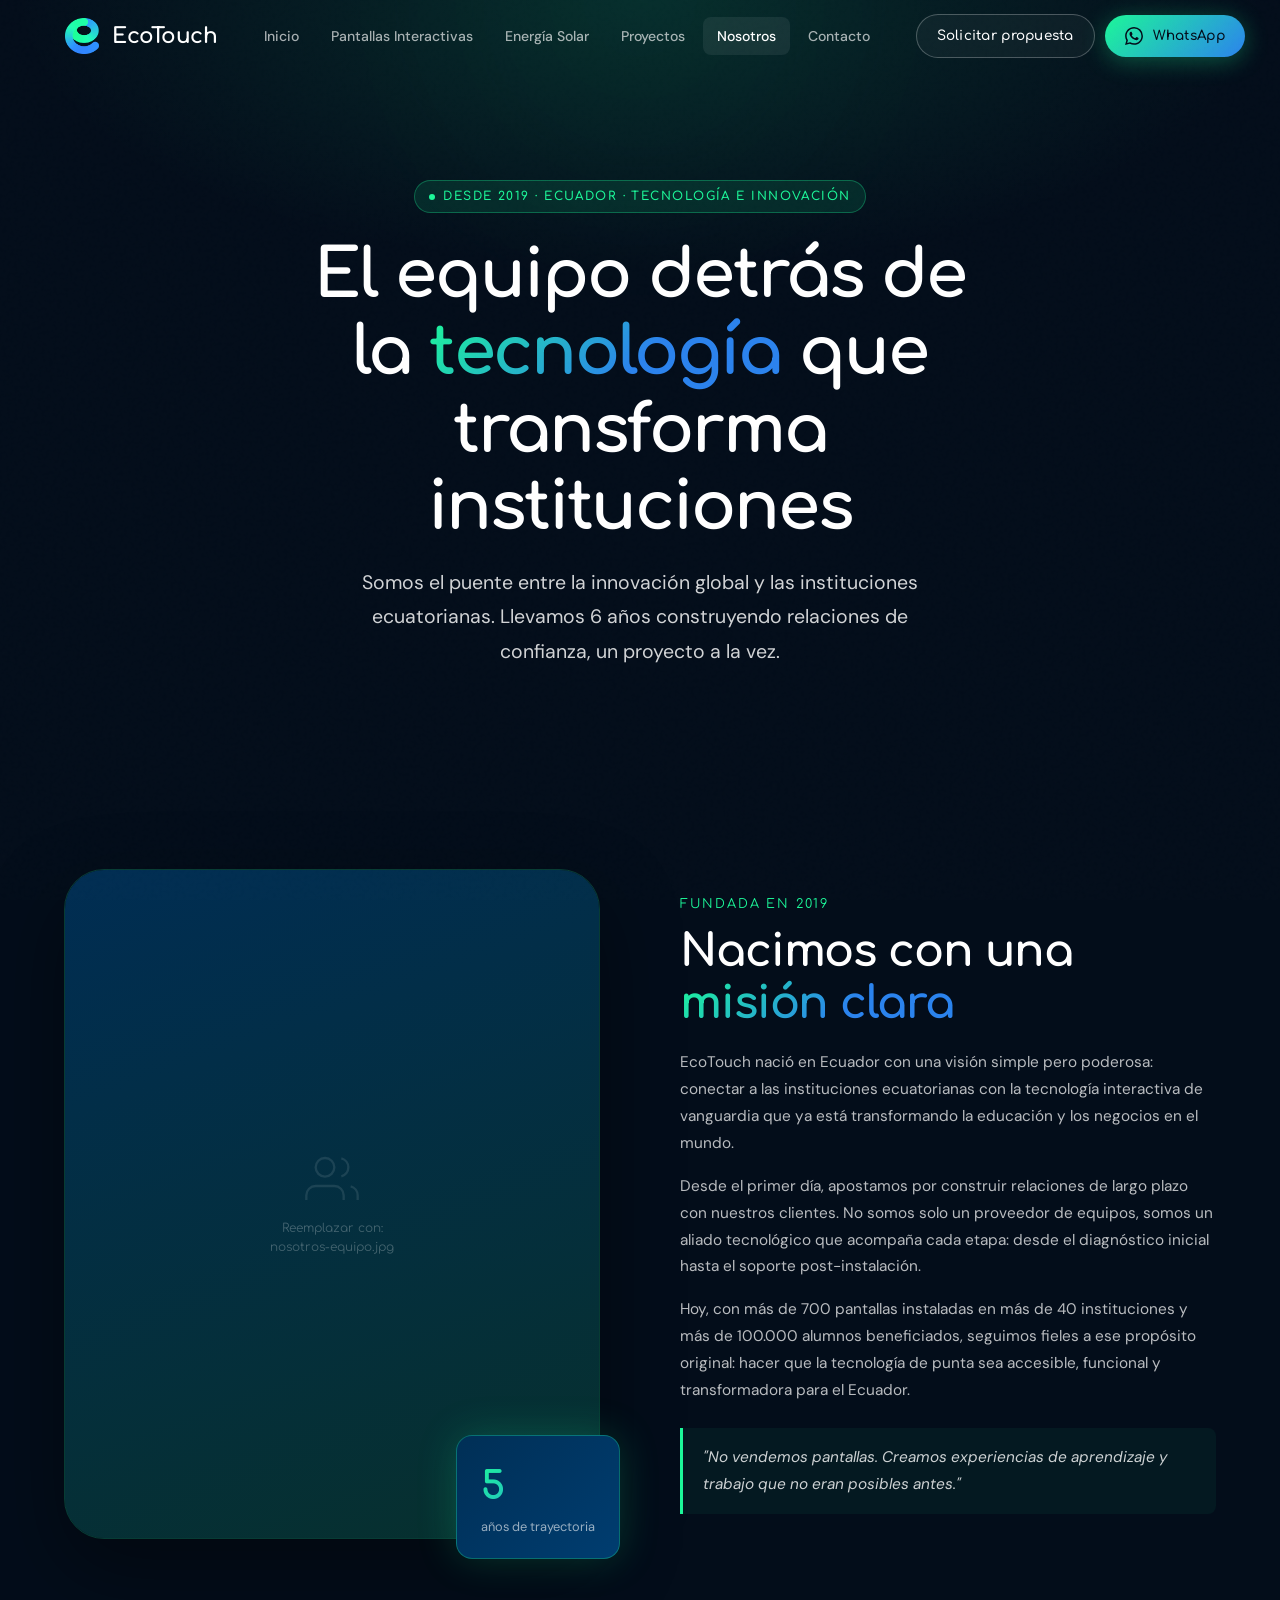
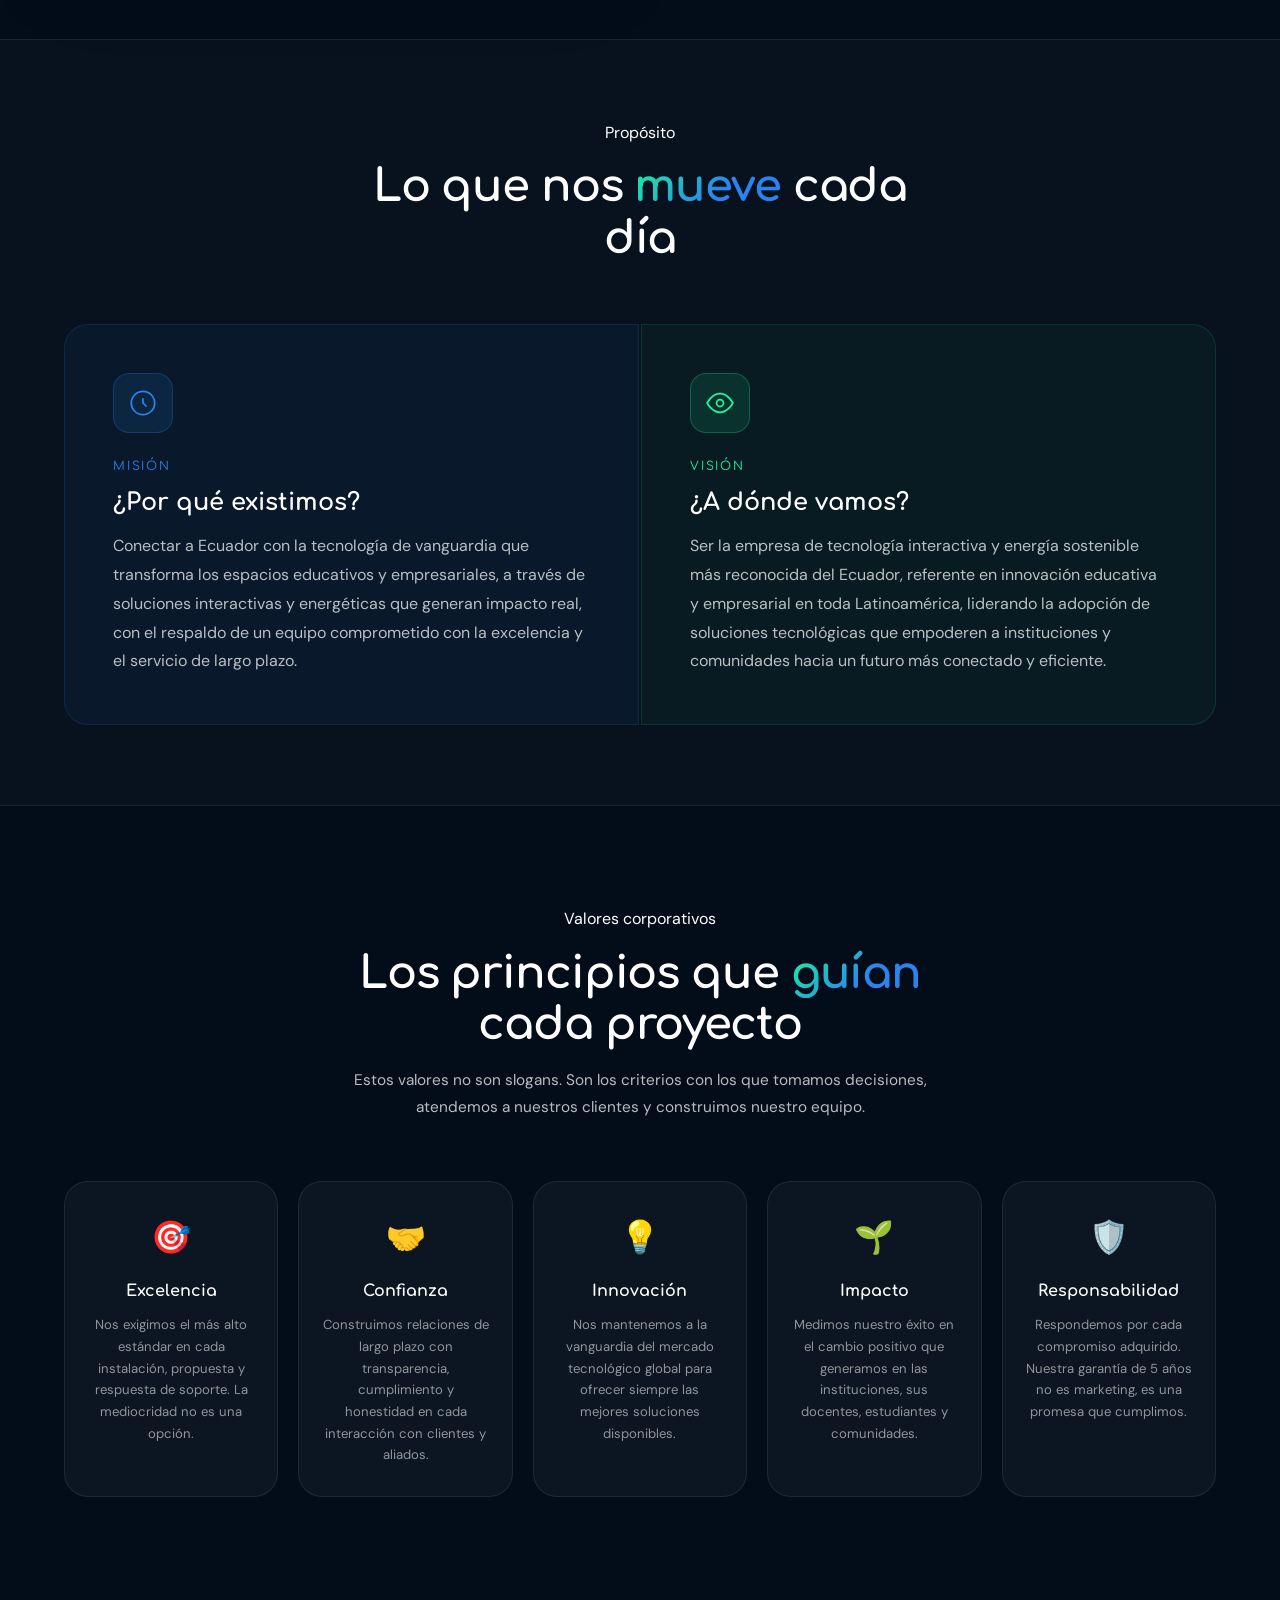
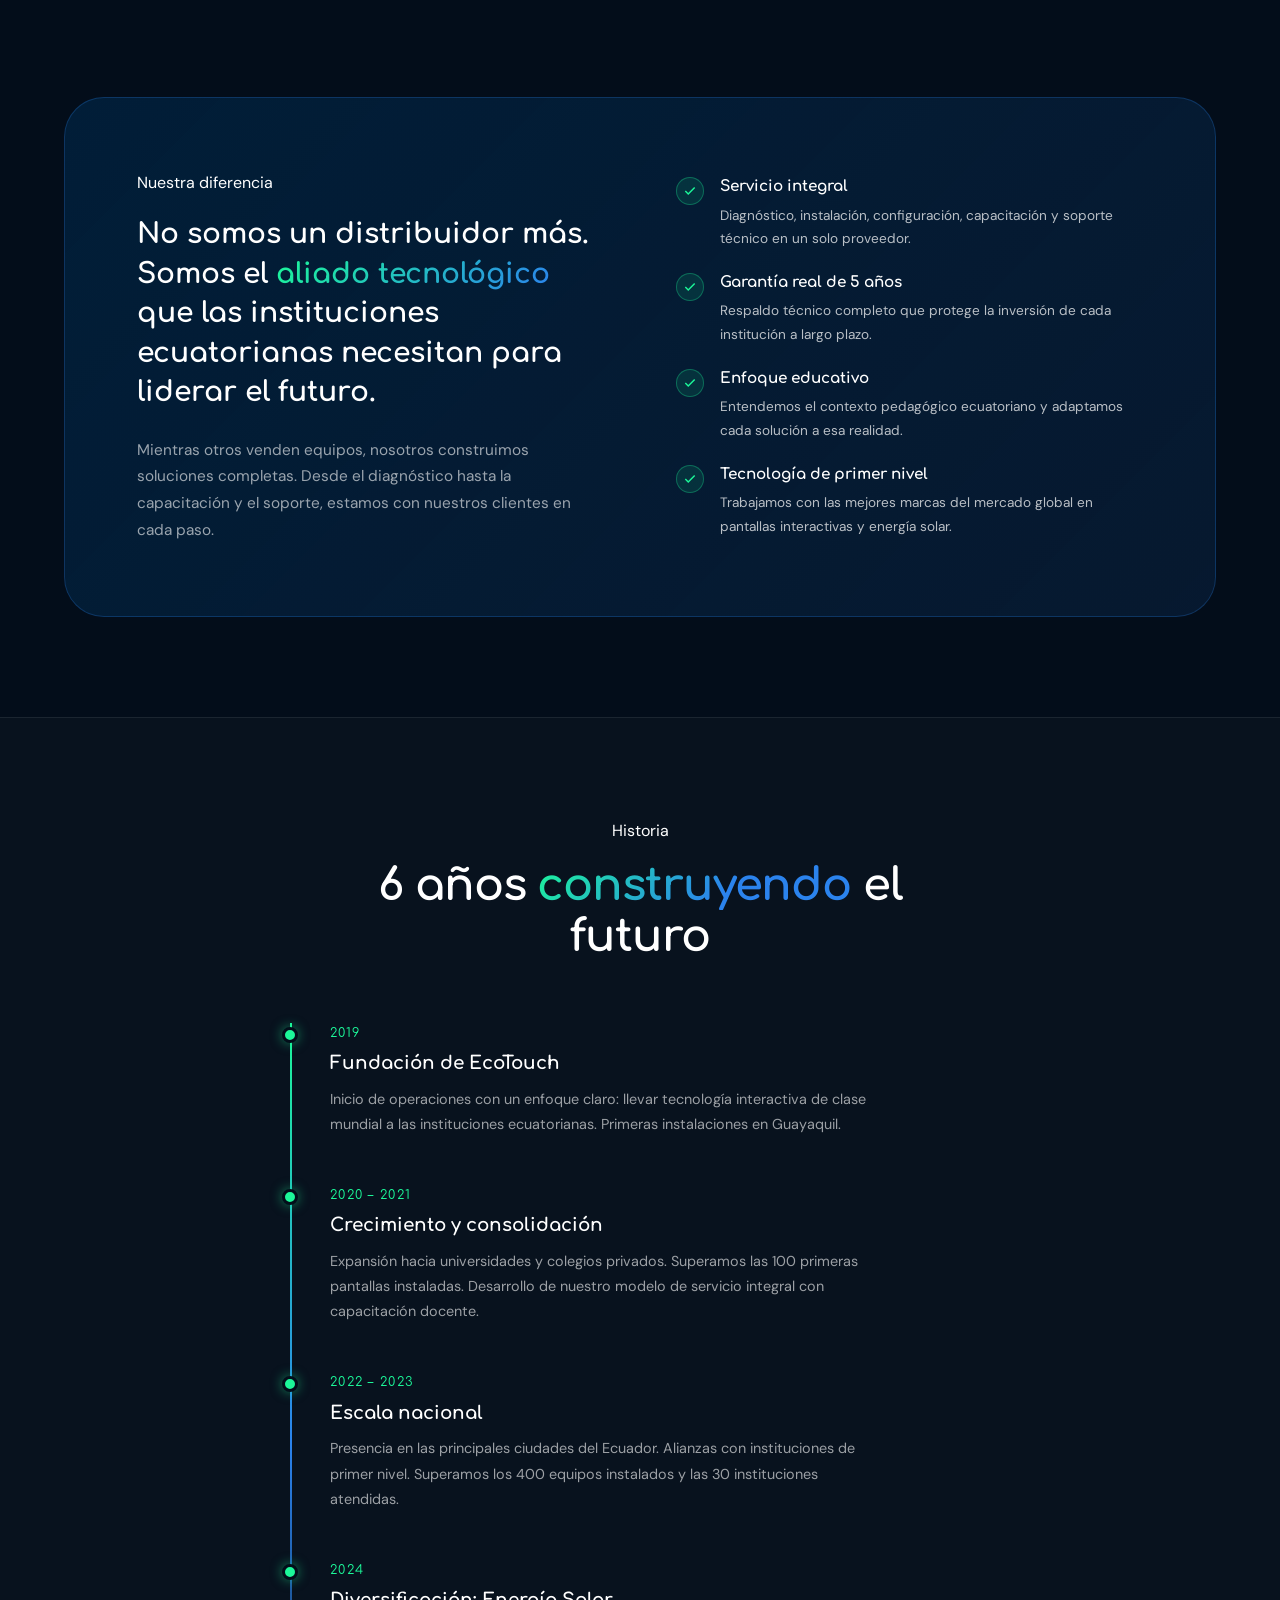
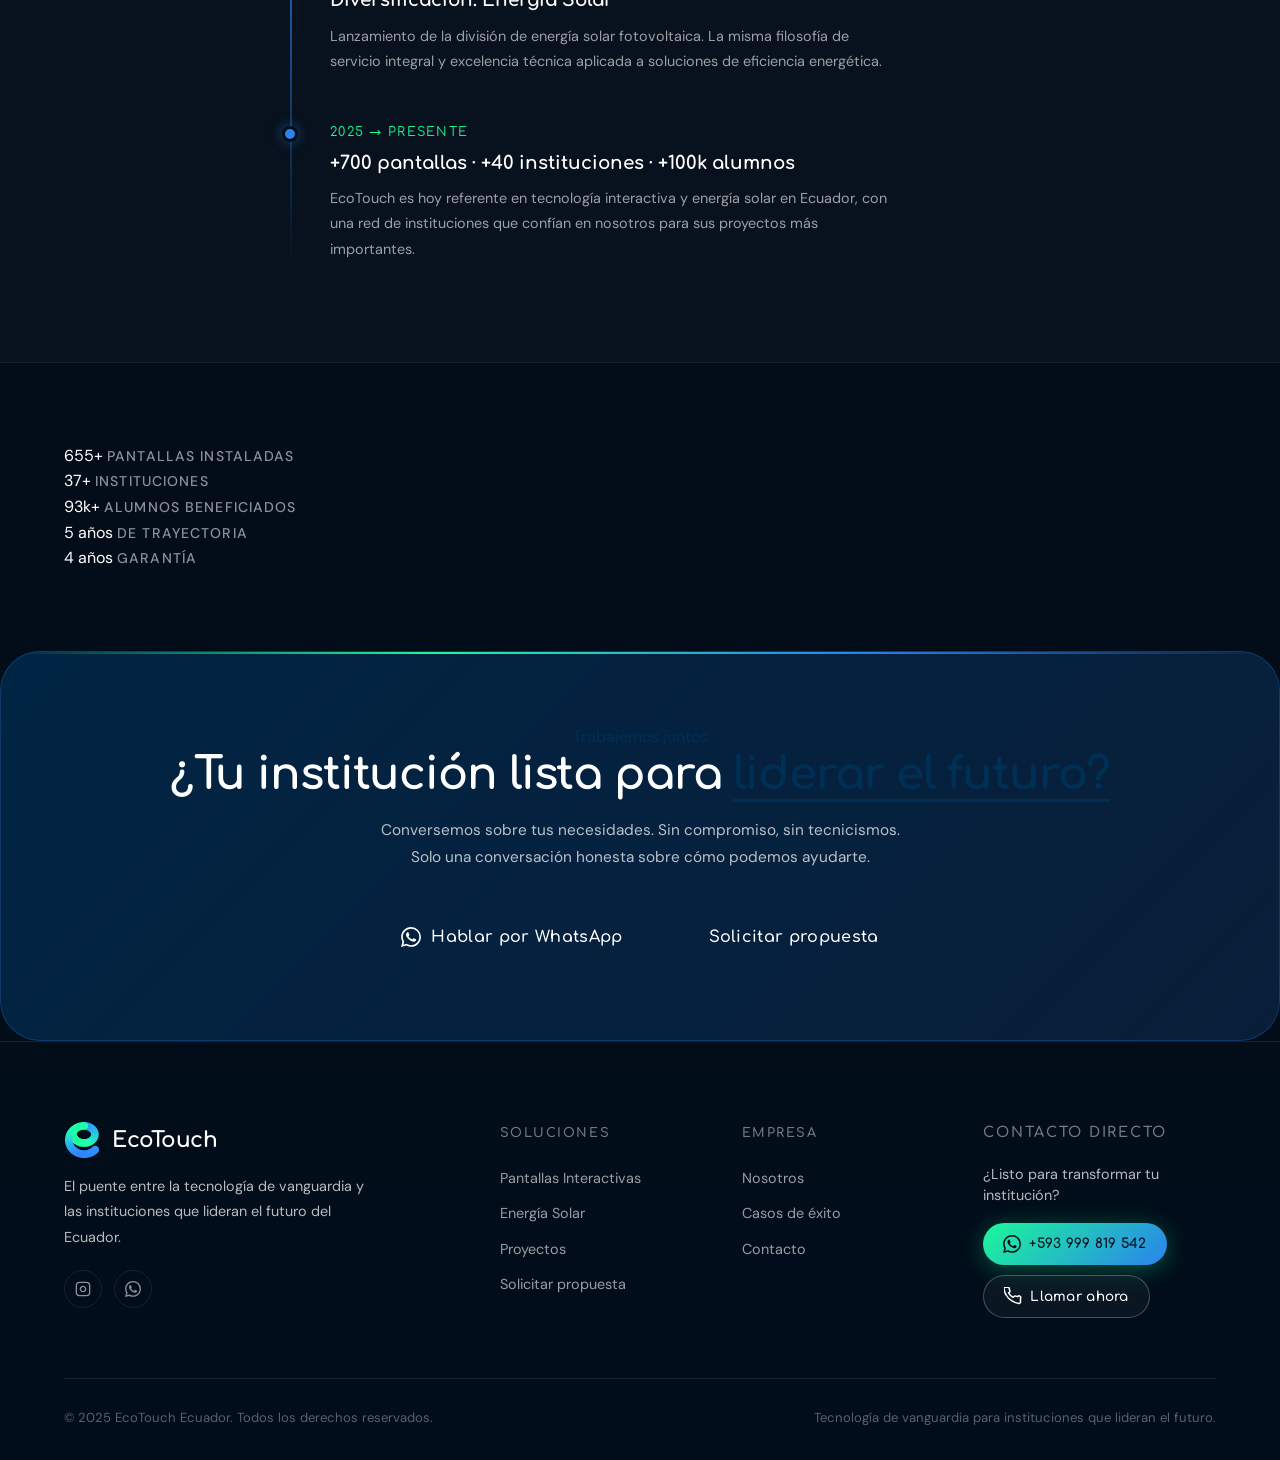
<file: nosotros.html>
<!DOCTYPE html>
<html lang="es">
<head>
  <meta charset="UTF-8">
  <meta name="viewport" content="width=device-width, initial-scale=1.0">
  <title>Nosotros — EcoTouch Ecuador</title>
  <meta name="description" content="Conoce a EcoTouch: 6 años conectando a Ecuador con tecnología de vanguardia. Nuestra misión, visión y los valores que guían cada proyecto de pantallas interactivas y energía solar.">
  <link rel="stylesheet" href="styles.css">
  <link rel="preconnect" href="https://fonts.googleapis.com">
  <link rel="preconnect" href="https://fonts.gstatic.com" crossorigin>
  <style>
    /* ── PAGE-SPECIFIC STYLES ── */

    /* Hero */
    .nos-hero { padding: 180px 0 100px; position: relative; overflow: hidden; text-align: center; }
    .nos-hero::before { content:''; position:absolute;inset:0;background:radial-gradient(ellipse 70% 50% at 50% 0%,rgba(28,247,153,0.12) 0%,transparent 70%); }
    .nos-hero-inner { max-width: 720px; margin: 0 auto; position: relative; z-index: 2; }
    .nos-hero .tag { margin: 0 auto 24px; }

    /* Story section */
    .story-section { padding: 100px 0; }
    .story-grid { display: grid; grid-template-columns: 1fr 1fr; gap: 80px; align-items: center; }
    .story-visual { position: relative; }
    .story-img { border-radius: var(--r-xl); overflow: hidden; aspect-ratio: 4/5; border: 1px solid rgba(28,247,153,0.2); box-shadow: 0 30px 80px rgba(0,0,0,0.4); }
    .story-img-placeholder { width:100%;height:100%;background:linear-gradient(160deg,rgba(0,47,86,0.95),rgba(28,247,153,0.15));display:flex;align-items:center;justify-content:center;flex-direction:column;gap:12px;color:rgba(255,255,255,0.25);font-size:0.75rem;font-family:var(--font-brand);text-align:center;padding:40px }
    .story-badge { position: absolute; bottom: -20px; right: -20px; background: linear-gradient(135deg,var(--navy),var(--navy-mid)); border: 1px solid rgba(28,247,153,0.3); border-radius: var(--r-md); padding: 20px 24px; box-shadow: var(--shadow-green); }
    .story-badge-num { font-family: var(--font-brand); font-size: 2.4rem; font-weight: 700; background: linear-gradient(135deg,var(--green),var(--blue)); -webkit-background-clip:text;-webkit-text-fill-color:transparent;background-clip:text; }
    .story-badge-label { font-size: 0.8rem; color: rgba(255,255,255,0.6); }
    .story-content { }
    .story-year { font-family: var(--font-brand); font-size: 0.8rem; color: var(--green); letter-spacing: 0.15em; text-transform: uppercase; margin-bottom: 12px; }
    .story-content h2 { margin-bottom: 20px; }
    .story-content p { margin-bottom: 16px; }
    .story-highlight { border-left: 3px solid var(--green); padding: 16px 20px; background: rgba(28,247,153,0.05); border-radius: 0 var(--r-sm) var(--r-sm) 0; margin-top: 24px; }
    .story-highlight p { color: rgba(255,255,255,0.8); font-style: italic; margin: 0; }

    /* Mission / Vision */
    .mv-section { padding: 80px 0; background: rgba(255,255,255,0.02); border-top: 1px solid var(--border); border-bottom: 1px solid var(--border); }
    .mv-grid { display: grid; grid-template-columns: 1fr 1fr; gap: 2px; margin-top: 60px; }
    .mv-card { padding: 48px; position: relative; overflow: hidden; }
    .mv-card::before { content:''; position:absolute;inset:0;opacity:0; transition: opacity 0.4s; }
    .mv-card.mission { background: rgba(43,131,237,0.06); border: 1px solid rgba(43,131,237,0.15); border-radius: var(--r-lg) 0 0 var(--r-lg); }
    .mv-card.vision { background: rgba(28,247,153,0.04); border: 1px solid rgba(28,247,153,0.12); border-radius: 0 var(--r-lg) var(--r-lg) 0; }
    .mv-card:hover { transform: none; }
    .mv-icon { width: 60px; height: 60px; border-radius: var(--r-md); display: flex; align-items: center; justify-content: center; margin-bottom: 24px; }
    .mv-card.mission .mv-icon { background: rgba(43,131,237,0.12); border: 1px solid rgba(43,131,237,0.25); }
    .mv-card.vision .mv-icon { background: rgba(28,247,153,0.1); border: 1px solid rgba(28,247,153,0.25); }
    .mv-label { font-size: 0.75rem; font-family: var(--font-brand); letter-spacing: 0.15em; text-transform: uppercase; margin-bottom: 12px; }
    .mv-card.mission .mv-label { color: var(--blue); }
    .mv-card.vision .mv-label { color: var(--green); }
    .mv-card h3 { font-size: 1.5rem; margin-bottom: 16px; }
    .mv-card p { font-size: 1rem; line-height: 1.8; }

    /* Values */
    .values-section { padding: 100px 0; }
    .values-grid { display: grid; grid-template-columns: repeat(5, 1fr); gap: 20px; margin-top: 60px; }
    .value-card { background: var(--bg-card); border: 1px solid var(--border); border-radius: var(--r-lg); padding: 30px 22px; text-align: center; transition: all 0.4s var(--ease); position: relative; overflow: hidden; }
    .value-card::after { content: ''; position: absolute; bottom: 0; left: 0; right: 0; height: 3px; background: linear-gradient(90deg, var(--green), var(--blue)); transform: scaleX(0); transform-origin: left; transition: transform 0.4s var(--ease); }
    .value-card:hover { border-color: rgba(28,247,153,0.3); transform: translateY(-6px); box-shadow: var(--shadow-green); }
    .value-card:hover::after { transform: scaleX(1); }
    .value-icon { font-size: 2rem; margin-bottom: 16px; display: block; }
    .value-name { font-family: var(--font-brand); font-size: 1rem; font-weight: 700; color: var(--white); margin-bottom: 10px; }
    .value-desc { font-size: 0.82rem; color: rgba(255,255,255,0.55); line-height: 1.65; }

    /* Team / Positioning */
    .positioning-section { padding: 100px 0; }
    .positioning-inner { background: linear-gradient(135deg, rgba(0,47,86,0.5), rgba(43,131,237,0.1)); border: 1px solid rgba(43,131,237,0.25); border-radius: var(--r-xl); padding: 72px; display: grid; grid-template-columns: 1fr 1fr; gap: 72px; align-items: center; }
    .pos-quote { font-family: var(--font-brand); font-size: clamp(1.3rem, 2.2vw, 1.8rem); font-weight: 700; line-height: 1.4; color: var(--white); }
    .pos-quote span { background: linear-gradient(135deg, var(--green), var(--blue)); -webkit-background-clip: text; -webkit-text-fill-color: transparent; background-clip: text; }
    .pos-points { display: flex; flex-direction: column; gap: 20px; }
    .pos-point { display: flex; gap: 16px; align-items: flex-start; }
    .pos-check { width: 28px; height: 28px; border-radius: 50%; background: rgba(28,247,153,0.1); border: 1px solid rgba(28,247,153,0.3); display: flex; align-items: center; justify-content: center; flex-shrink: 0; margin-top: 2px; }
    .pos-point-title { font-family: var(--font-brand); font-size: 0.95rem; font-weight: 700; color: var(--white); margin-bottom: 4px; }
    .pos-point p { font-size: 0.85rem; margin: 0; }

    /* Timeline */
    .timeline-section { padding: 100px 0; background: rgba(255,255,255,0.02); border-top: 1px solid var(--border); }
    .timeline { position: relative; margin-top: 60px; padding-left: 40px; }
    .timeline::before { content:''; position:absolute;left:0;top:0;bottom:0;width:2px;background:linear-gradient(180deg,var(--green),var(--blue),transparent); }
    .tl-item { position: relative; margin-bottom: 48px; }
    .tl-item:last-child { margin-bottom: 0; }
    .tl-dot { position: absolute; left: -48px; top: 4px; width: 16px; height: 16px; border-radius: 50%; background: var(--green); border: 3px solid var(--bg-dark); box-shadow: 0 0 12px rgba(28,247,153,0.5); }
    .tl-year { font-family: var(--font-brand); font-size: 0.8rem; color: var(--green); letter-spacing: 0.1em; text-transform: uppercase; margin-bottom: 6px; }
    .tl-title { font-family: var(--font-brand); font-size: 1.15rem; font-weight: 700; color: var(--white); margin-bottom: 8px; }
    .tl-desc { font-size: 0.9rem; color: rgba(255,255,255,0.6); max-width: 560px; }

    /* Responsive */
    @media (max-width: 1100px) {
      .values-grid { grid-template-columns: repeat(3, 1fr); }
      .positioning-inner { padding: 48px; gap: 48px; }
    }
    @media (max-width: 900px) {
      .story-grid { grid-template-columns: 1fr; }
      .story-img { aspect-ratio: 16/9; }
      .story-badge { right: 20px; bottom: -10px; }
      .mv-grid { grid-template-columns: 1fr; }
      .mv-card.mission { border-radius: var(--r-lg) var(--r-lg) 0 0; }
      .mv-card.vision { border-radius: 0 0 var(--r-lg) var(--r-lg); }
      .positioning-inner { grid-template-columns: 1fr; padding: 36px; }
    }
    @media (max-width: 768px) {
      .values-grid { grid-template-columns: repeat(2, 1fr); }
    }
    @media (max-width: 480px) {
      .values-grid { grid-template-columns: 1fr; }
    }
  </style>
</head>
<body>

<!-- HEADER -->
<header class="header" id="mainHeader">
  <div class="container">
    <div class="header-inner">
      <a href="index.html" class="logo">
        <img src="isotipo-color.png" alt="EcoTouch Logo" class="logo-img">
        <span class="logo-text">EcoTouch</span>
      </a>
      <nav class="nav">
        <a href="index.html">Inicio</a>
        <a href="pantallas.html">Pantallas Interactivas</a>
        <a href="energia-solar.html">Energía Solar</a>
        <a href="proyectos.html">Proyectos</a>
        <a href="nosotros.html" class="active">Nosotros</a>
        <a href="contacto.html">Contacto</a>
      </nav>
      <div class="header-cta">
        <a href="contacto.html" class="btn btn-outline btn-sm">Solicitar propuesta</a>
        <a href="https://wa.me/593999819542" target="_blank" class="btn btn-primary btn-sm">
          <svg xmlns="http://www.w3.org/2000/svg" width="16" height="16" viewBox="0 0 24 24" fill="currentColor"><path d="M17.472 14.382c-.297-.149-1.758-.867-2.03-.967-.273-.099-.471-.148-.67.15-.197.297-.767.966-.94 1.164-.173.199-.347.223-.644.075-.297-.15-1.255-.463-2.39-1.475-.883-.788-1.48-1.761-1.653-2.059-.173-.297-.018-.458.13-.606.134-.133.298-.347.446-.52.149-.174.198-.298.298-.497.099-.198.05-.371-.025-.52-.075-.149-.669-1.612-.916-2.207-.242-.579-.487-.5-.669-.51-.173-.008-.371-.01-.57-.01-.198 0-.52.074-.792.372-.272.297-1.04 1.016-1.04 2.479 0 1.462 1.065 2.875 1.213 3.074.149.198 2.096 3.2 5.077 4.487.709.306 1.262.489 1.694.625.712.227 1.36.195 1.871.118.571-.085 1.758-.719 2.006-1.413.248-.694.248-1.289.173-1.413-.074-.124-.272-.198-.57-.347m-5.421 7.403h-.004a9.87 9.87 0 01-5.031-1.378l-.361-.214-3.741.982.998-3.648-.235-.374a9.86 9.86 0 01-1.51-5.26c.001-5.45 4.436-9.884 9.888-9.884 2.64 0 5.122 1.03 6.988 2.898a9.825 9.825 0 012.893 6.994c-.003 5.45-4.437 9.884-9.885 9.884m8.413-18.297A11.815 11.815 0 0012.05 0C5.495 0 .16 5.335.157 11.892c0 2.096.547 4.142 1.588 5.945L.057 24l6.305-1.654a11.882 11.882 0 005.683 1.448h.005c6.554 0 11.89-5.335 11.893-11.893a11.821 11.821 0 00-3.48-8.413z"/></svg>
          WhatsApp
        </a>
        <button class="menu-toggle" aria-label="Menú"><span></span><span></span><span></span></button>
      </div>
    </div>
  </div>
</header>
<nav class="mobile-nav">
  <a href="index.html">Inicio</a>
  <a href="pantallas.html">Pantallas Interactivas</a>
  <a href="energia-solar.html">Energía Solar</a>
  <a href="proyectos.html">Proyectos</a>
  <a href="nosotros.html">Nosotros</a>
  <a href="contacto.html">Contacto</a>
  <a href="https://wa.me/593999819542" target="_blank" class="btn btn-wa">Escribir por WhatsApp</a>
</nav>

<!-- HERO -->
<section class="nos-hero">
  <div class="orb orb-green" style="width:600px;height:600px;top:-300px;left:50%;transform:translateX(-50%);opacity:0.2"></div>
  <div class="container">
    <div class="nos-hero-inner reveal">
      <div class="tag">Desde 2019 · Ecuador · Tecnología e Innovación</div>
      <h1>El equipo detrás de la <span class="grad-text">tecnología</span> que transforma instituciones</h1>
      <p class="lead" style="margin-top:20px;max-width:620px;margin-left:auto;margin-right:auto">Somos el puente entre la innovación global y las instituciones ecuatorianas. Llevamos 6 años construyendo relaciones de confianza, un proyecto a la vez.</p>
    </div>
  </div>
</section>

<!-- STORY -->
<section class="story-section">
  <div class="container">
    <div class="story-grid">
      <!-- Visual -->
      <div class="story-visual reveal-left">
        <div class="story-img">
          <!-- Replace with: <img src="nosotros-equipo.jpg" alt="Equipo EcoTouch"> -->
          <div class="story-img-placeholder">
            <svg xmlns="http://www.w3.org/2000/svg" width="56" height="56" viewBox="0 0 24 24" fill="none" stroke="currentColor" stroke-width="1" opacity="0.4"><path d="M17 21v-2a4 4 0 00-4-4H5a4 4 0 00-4 4v2"/><circle cx="9" cy="7" r="4"/><path d="M23 21v-2a4 4 0 00-3-3.87M16 3.13a4 4 0 010 7.75"/></svg>
            <span>Reemplazar con:<br>nosotros-equipo.jpg</span>
          </div>
        </div>
        <div class="story-badge">
          <div class="story-badge-num" data-counter data-target="6" data-suffix="">0</div>
          <div class="story-badge-label">años de trayectoria</div>
        </div>
      </div>

      <!-- Content -->
      <div class="story-content reveal-right">
        <div class="story-year">Fundada en 2019</div>
        <h2>Nacimos con una <span class="grad-text">misión clara</span></h2>
        <p>EcoTouch nació en Ecuador con una visión simple pero poderosa: conectar a las instituciones ecuatorianas con la tecnología interactiva de vanguardia que ya está transformando la educación y los negocios en el mundo.</p>
        <p>Desde el primer día, apostamos por construir relaciones de largo plazo con nuestros clientes. No somos solo un proveedor de equipos, somos un aliado tecnológico que acompaña cada etapa: desde el diagnóstico inicial hasta el soporte post-instalación.</p>
        <p>Hoy, con más de 700 pantallas instaladas en más de 40 instituciones y más de 100.000 alumnos beneficiados, seguimos fieles a ese propósito original: hacer que la tecnología de punta sea accesible, funcional y transformadora para el Ecuador.</p>
        <div class="story-highlight">
          <p>"No vendemos pantallas. Creamos experiencias de aprendizaje y trabajo que no eran posibles antes."</p>
        </div>
      </div>
    </div>
  </div>
</section>

<!-- MISSION / VISION -->
<section class="mv-section">
  <div class="container">
    <div style="text-align:center;max-width:600px;margin:0 auto" class="reveal">
      <div class="section-tag">Propósito</div>
      <h2 style="margin-top:16px">Lo que nos <span class="grad-text">mueve</span> cada día</h2>
    </div>
    <div class="mv-grid">
      <div class="mv-card mission reveal-left">
        <div class="mv-icon">
          <svg xmlns="http://www.w3.org/2000/svg" width="28" height="28" viewBox="0 0 24 24" fill="none" stroke="#2b83ed" stroke-width="1.5"><circle cx="12" cy="12" r="10"/><path d="M12 8v4l3 3"/></svg>
        </div>
        <div class="mv-label">Misión</div>
        <h3>¿Por qué existimos?</h3>
        <p>Conectar a Ecuador con la tecnología de vanguardia que transforma los espacios educativos y empresariales, a través de soluciones interactivas y energéticas que generan impacto real, con el respaldo de un equipo comprometido con la excelencia y el servicio de largo plazo.</p>
      </div>
      <div class="mv-card vision reveal-right">
        <div class="mv-icon">
          <svg xmlns="http://www.w3.org/2000/svg" width="28" height="28" viewBox="0 0 24 24" fill="none" stroke="#1cf799" stroke-width="1.5"><path d="M1 12s4-8 11-8 11 8 11 8-4 8-11 8-11-8-11-8z"/><circle cx="12" cy="12" r="3"/></svg>
        </div>
        <div class="mv-label">Visión</div>
        <h3>¿A dónde vamos?</h3>
        <p>Ser la empresa de tecnología interactiva y energía sostenible más reconocida del Ecuador, referente en innovación educativa y empresarial en toda Latinoamérica, liderando la adopción de soluciones tecnológicas que empoderen a instituciones y comunidades hacia un futuro más conectado y eficiente.</p>
      </div>
    </div>
  </div>
</section>

<!-- VALUES -->
<section class="values-section">
  <div class="container">
    <div style="text-align:center;max-width:600px;margin:0 auto" class="reveal">
      <div class="section-tag">Valores corporativos</div>
      <h2 style="margin-top:16px">Los principios que <span class="grad-text">guían</span> cada proyecto</h2>
      <p style="margin-top:16px">Estos valores no son slogans. Son los criterios con los que tomamos decisiones, atendemos a nuestros clientes y construimos nuestro equipo.</p>
    </div>
    <div class="values-grid">
      <div class="value-card reveal">
        <span class="value-icon">🎯</span>
        <div class="value-name">Excelencia</div>
        <p class="value-desc">Nos exigimos el más alto estándar en cada instalación, propuesta y respuesta de soporte. La mediocridad no es una opción.</p>
      </div>
      <div class="value-card reveal">
        <span class="value-icon">🤝</span>
        <div class="value-name">Confianza</div>
        <p class="value-desc">Construimos relaciones de largo plazo con transparencia, cumplimiento y honestidad en cada interacción con clientes y aliados.</p>
      </div>
      <div class="value-card reveal">
        <span class="value-icon">💡</span>
        <div class="value-name">Innovación</div>
        <p class="value-desc">Nos mantenemos a la vanguardia del mercado tecnológico global para ofrecer siempre las mejores soluciones disponibles.</p>
      </div>
      <div class="value-card reveal">
        <span class="value-icon">🌱</span>
        <div class="value-name">Impacto</div>
        <p class="value-desc">Medimos nuestro éxito en el cambio positivo que generamos en las instituciones, sus docentes, estudiantes y comunidades.</p>
      </div>
      <div class="value-card reveal">
        <span class="value-icon">🛡️</span>
        <div class="value-name">Responsabilidad</div>
        <p class="value-desc">Respondemos por cada compromiso adquirido. Nuestra garantía de 5 años no es marketing, es una promesa que cumplimos.</p>
      </div>
    </div>
  </div>
</section>

<!-- POSITIONING -->
<section class="positioning-section">
  <div class="container">
    <div class="positioning-inner reveal">
      <div>
        <div class="section-tag" style="margin-bottom:20px">Nuestra diferencia</div>
        <p class="pos-quote">No somos un distribuidor más. Somos el <span>aliado tecnológico</span> que las instituciones ecuatorianas necesitan para liderar el futuro.</p>
        <p style="margin-top:24px;color:rgba(255,255,255,0.6)">Mientras otros venden equipos, nosotros construimos soluciones completas. Desde el diagnóstico hasta la capacitación y el soporte, estamos con nuestros clientes en cada paso.</p>
      </div>
      <div class="pos-points">
        <div class="pos-point">
          <div class="pos-check">
            <svg xmlns="http://www.w3.org/2000/svg" width="14" height="14" viewBox="0 0 24 24" fill="none" stroke="#1cf799" stroke-width="2.5"><polyline points="20 6 9 17 4 12"/></svg>
          </div>
          <div>
            <div class="pos-point-title">Servicio integral</div>
            <p>Diagnóstico, instalación, configuración, capacitación y soporte técnico en un solo proveedor.</p>
          </div>
        </div>
        <div class="pos-point">
          <div class="pos-check">
            <svg xmlns="http://www.w3.org/2000/svg" width="14" height="14" viewBox="0 0 24 24" fill="none" stroke="#1cf799" stroke-width="2.5"><polyline points="20 6 9 17 4 12"/></svg>
          </div>
          <div>
            <div class="pos-point-title">Garantía real de 5 años</div>
            <p>Respaldo técnico completo que protege la inversión de cada institución a largo plazo.</p>
          </div>
        </div>
        <div class="pos-point">
          <div class="pos-check">
            <svg xmlns="http://www.w3.org/2000/svg" width="14" height="14" viewBox="0 0 24 24" fill="none" stroke="#1cf799" stroke-width="2.5"><polyline points="20 6 9 17 4 12"/></svg>
          </div>
          <div>
            <div class="pos-point-title">Enfoque educativo</div>
            <p>Entendemos el contexto pedagógico ecuatoriano y adaptamos cada solución a esa realidad.</p>
          </div>
        </div>
        <div class="pos-point">
          <div class="pos-check">
            <svg xmlns="http://www.w3.org/2000/svg" width="14" height="14" viewBox="0 0 24 24" fill="none" stroke="#1cf799" stroke-width="2.5"><polyline points="20 6 9 17 4 12"/></svg>
          </div>
          <div>
            <div class="pos-point-title">Tecnología de primer nivel</div>
            <p>Trabajamos con las mejores marcas del mercado global en pantallas interactivas y energía solar.</p>
          </div>
        </div>
      </div>
    </div>
  </div>
</section>

<!-- TIMELINE -->
<section class="timeline-section">
  <div class="container">
    <div style="text-align:center;max-width:600px;margin:0 auto" class="reveal">
      <div class="section-tag">Historia</div>
      <h2 style="margin-top:16px">6 años <span class="grad-text">construyendo</span> el futuro</h2>
    </div>
    <div style="max-width:700px;margin:0 auto">
      <div class="timeline">
        <div class="tl-item reveal">
          <div class="tl-dot"></div>
          <div class="tl-year">2019</div>
          <div class="tl-title">Fundación de EcoTouch</div>
          <p class="tl-desc">Inicio de operaciones con un enfoque claro: llevar tecnología interactiva de clase mundial a las instituciones ecuatorianas. Primeras instalaciones en Guayaquil.</p>
        </div>
        <div class="tl-item reveal">
          <div class="tl-dot"></div>
          <div class="tl-year">2020 – 2021</div>
          <div class="tl-title">Crecimiento y consolidación</div>
          <p class="tl-desc">Expansión hacia universidades y colegios privados. Superamos las 100 primeras pantallas instaladas. Desarrollo de nuestro modelo de servicio integral con capacitación docente.</p>
        </div>
        <div class="tl-item reveal">
          <div class="tl-dot"></div>
          <div class="tl-year">2022 – 2023</div>
          <div class="tl-title">Escala nacional</div>
          <p class="tl-desc">Presencia en las principales ciudades del Ecuador. Alianzas con instituciones de primer nivel. Superamos los 400 equipos instalados y las 30 instituciones atendidas.</p>
        </div>
        <div class="tl-item reveal">
          <div class="tl-dot"></div>
          <div class="tl-year">2024</div>
          <div class="tl-title">Diversificación: Energía Solar</div>
          <p class="tl-desc">Lanzamiento de la división de energía solar fotovoltaica. La misma filosofía de servicio integral y excelencia técnica aplicada a soluciones de eficiencia energética.</p>
        </div>
        <div class="tl-item reveal">
          <div class="tl-dot" style="background:var(--blue);box-shadow:0 0 12px rgba(43,131,237,0.5)"></div>
          <div class="tl-year">2025 → Presente</div>
          <div class="tl-title">+700 pantallas · +40 instituciones · +100k alumnos</div>
          <p class="tl-desc">EcoTouch es hoy referente en tecnología interactiva y energía solar en Ecuador, con una red de instituciones que confían en nosotros para sus proyectos más importantes.</p>
        </div>
      </div>
    </div>
  </div>
</section>

<!-- KEY METRICS -->
<section style="padding:80px 0;border-top:1px solid var(--border)">
  <div class="container">
    <div class="metrics-strip">
      <div class="metric reveal">
        <span class="metric-num" data-counter data-target="700" data-suffix="+">0</span>
        <span class="metric-label">Pantallas instaladas</span>
      </div>
      <div class="metric reveal">
        <span class="metric-num" data-counter data-target="40" data-suffix="+">0</span>
        <span class="metric-label">Instituciones</span>
      </div>
      <div class="metric reveal">
        <span class="metric-num" data-counter data-target="100" data-suffix="k+">0</span>
        <span class="metric-label">Alumnos beneficiados</span>
      </div>
      <div class="metric reveal">
        <span class="metric-num" data-counter data-target="6" data-suffix=" años">0</span>
        <span class="metric-label">De trayectoria</span>
      </div>
      <div class="metric reveal">
        <span class="metric-num" data-counter data-target="5" data-suffix=" años">0</span>
        <span class="metric-label">Garantía</span>
      </div>
    </div>
  </div>
</section>

<!-- CTA -->
<section class="cta-band">
  <div class="container">
    <div class="cta-inner reveal">
      <div class="cta-text">
        <div class="section-tag" style="color:var(--navy)">Trabajemos juntos</div>
        <h2>¿Tu institución lista para <span style="color:var(--navy);border-bottom:3px solid var(--navy)">liderar el futuro?</span></h2>
        <p>Conversemos sobre tus necesidades. Sin compromiso, sin tecnicismos. Solo una conversación honesta sobre cómo podemos ayudarte.</p>
      </div>
      <div class="cta-actions">
        <a href="https://wa.me/593999819542" target="_blank" class="btn btn-dark btn-lg">
          <svg xmlns="http://www.w3.org/2000/svg" width="18" height="18" viewBox="0 0 24 24" fill="currentColor"><path d="M17.472 14.382c-.297-.149-1.758-.867-2.03-.967-.273-.099-.471-.148-.67.15-.197.297-.767.966-.94 1.164-.173.199-.347.223-.644.075-.297-.15-1.255-.463-2.39-1.475-.883-.788-1.48-1.761-1.653-2.059-.173-.297-.018-.458.13-.606.134-.133.298-.347.446-.52.149-.174.198-.298.298-.497.099-.198.05-.371-.025-.52-.075-.149-.669-1.612-.916-2.207-.242-.579-.487-.5-.669-.51-.173-.008-.371-.01-.57-.01-.198 0-.52.074-.792.372-.272.297-1.04 1.016-1.04 2.479 0 1.462 1.065 2.875 1.213 3.074.149.198 2.096 3.2 5.077 4.487.709.306 1.262.489 1.694.625.712.227 1.36.195 1.871.118.571-.085 1.758-.719 2.006-1.413.248-.694.248-1.289.173-1.413-.074-.124-.272-.198-.57-.347m-5.421 7.403h-.004a9.87 9.87 0 01-5.031-1.378l-.361-.214-3.741.982.998-3.648-.235-.374a9.86 9.86 0 01-1.51-5.26c.001-5.45 4.436-9.884 9.888-9.884 2.64 0 5.122 1.03 6.988 2.898a9.825 9.825 0 012.893 6.994c-.003 5.45-4.437 9.884-9.885 9.884m8.413-18.297A11.815 11.815 0 0012.05 0C5.495 0 .16 5.335.157 11.892c0 2.096.547 4.142 1.588 5.945L.057 24l6.305-1.654a11.882 11.882 0 005.683 1.448h.005c6.554 0 11.89-5.335 11.893-11.893a11.821 11.821 0 00-3.48-8.413z"/></svg>
          Hablar por WhatsApp
        </a>
        <a href="contacto.html" class="btn btn-outline-dark btn-lg">Solicitar propuesta</a>
      </div>
    </div>
  </div>
</section>

<!-- FOOTER -->
<footer class="footer">
  <div class="container">
    <div class="footer-grid">
      <div class="footer-brand">
        <a href="index.html" class="logo">
          <img src="isotipo-color.png" alt="EcoTouch Logo" class="logo-img">
          <span class="logo-text">EcoTouch</span>
        </a>
        <p>El puente entre la tecnología de vanguardia y las instituciones que lideran el futuro del Ecuador.</p>
        <div class="social-links" style="margin-top:20px">
          <a href="https://www.instagram.com/ecotouch.ec" target="_blank" class="social-link" aria-label="Instagram">
            <svg xmlns="http://www.w3.org/2000/svg" width="16" height="16" viewBox="0 0 24 24" fill="none" stroke="currentColor" stroke-width="2"><rect x="2" y="2" width="20" height="20" rx="5"/><path d="M16 11.37A4 4 0 1112.63 8 4 4 0 0116 11.37z"/><line x1="17.5" y1="6.5" x2="17.51" y2="6.5"/></svg>
          </a>
          <a href="https://wa.me/593999819542" target="_blank" class="social-link" aria-label="WhatsApp">
            <svg xmlns="http://www.w3.org/2000/svg" width="16" height="16" viewBox="0 0 24 24" fill="currentColor"><path d="M17.472 14.382c-.297-.149-1.758-.867-2.03-.967-.273-.099-.471-.148-.67.15-.197.297-.767.966-.94 1.164-.173.199-.347.223-.644.075-.297-.15-1.255-.463-2.39-1.475-.883-.788-1.48-1.761-1.653-2.059-.173-.297-.018-.458.13-.606.134-.133.298-.347.446-.52.149-.174.198-.298.298-.497.099-.198.05-.371-.025-.52-.075-.149-.669-1.612-.916-2.207-.242-.579-.487-.5-.669-.51-.173-.008-.371-.01-.57-.01-.198 0-.52.074-.792.372-.272.297-1.04 1.016-1.04 2.479 0 1.462 1.065 2.875 1.213 3.074.149.198 2.096 3.2 5.077 4.487.709.306 1.262.489 1.694.625.712.227 1.36.195 1.871.118.571-.085 1.758-.719 2.006-1.413.248-.694.248-1.289.173-1.413-.074-.124-.272-.198-.57-.347m-5.421 7.403h-.004a9.87 9.87 0 01-5.031-1.378l-.361-.214-3.741.982.998-3.648-.235-.374a9.86 9.86 0 01-1.51-5.26c.001-5.45 4.436-9.884 9.888-9.884 2.64 0 5.122 1.03 6.988 2.898a9.825 9.825 0 012.893 6.994c-.003 5.45-4.437 9.884-9.885 9.884m8.413-18.297A11.815 11.815 0 0012.05 0C5.495 0 .16 5.335.157 11.892c0 2.096.547 4.142 1.588 5.945L.057 24l6.305-1.654a11.882 11.882 0 005.683 1.448h.005c6.554 0 11.89-5.335 11.893-11.893a11.821 11.821 0 00-3.48-8.413z"/></svg>
          </a>
        </div>
      </div>
      <div>
        <p class="footer-title">Soluciones</p>
        <ul class="footer-links">
          <li><a href="pantallas.html">Pantallas Interactivas</a></li>
          <li><a href="energia-solar.html">Energía Solar</a></li>
          <li><a href="proyectos.html">Proyectos</a></li>
          <li><a href="contacto.html">Solicitar propuesta</a></li>
        </ul>
      </div>
      <div>
        <p class="footer-title">Empresa</p>
        <ul class="footer-links">
          <li><a href="nosotros.html">Nosotros</a></li>
          <li><a href="proyectos.html">Casos de éxito</a></li>
          <li><a href="contacto.html">Contacto</a></li>
        </ul>
      </div>
      <div class="footer-contact">
        <p class="footer-title">Contacto directo</p>
        <p>¿Listo para transformar tu institución?</p>
        <a href="https://wa.me/593999819542" target="_blank" class="btn btn-primary btn-sm" style="margin-top:16px;display:inline-flex;gap:8px">
          <svg xmlns="http://www.w3.org/2000/svg" width="16" height="16" viewBox="0 0 24 24" fill="currentColor"><path d="M17.472 14.382c-.297-.149-1.758-.867-2.03-.967-.273-.099-.471-.148-.67.15-.197.297-.767.966-.94 1.164-.173.199-.347.223-.644.075-.297-.15-1.255-.463-2.39-1.475-.883-.788-1.48-1.761-1.653-2.059-.173-.297-.018-.458.13-.606.134-.133.298-.347.446-.52.149-.174.198-.298.298-.497.099-.198.05-.371-.025-.52-.075-.149-.669-1.612-.916-2.207-.242-.579-.487-.5-.669-.51-.173-.008-.371-.01-.57-.01-.198 0-.52.074-.792.372-.272.297-1.04 1.016-1.04 2.479 0 1.462 1.065 2.875 1.213 3.074.149.198 2.096 3.2 5.077 4.487.709.306 1.262.489 1.694.625.712.227 1.36.195 1.871.118.571-.085 1.758-.719 2.006-1.413.248-.694.248-1.289.173-1.413-.074-.124-.272-.198-.57-.347m-5.421 7.403h-.004a9.87 9.87 0 01-5.031-1.378l-.361-.214-3.741.982.998-3.648-.235-.374a9.86 9.86 0 01-1.51-5.26c.001-5.45 4.436-9.884 9.888-9.884 2.64 0 5.122 1.03 6.988 2.898a9.825 9.825 0 012.893 6.994c-.003 5.45-4.437 9.884-9.885 9.884m8.413-18.297A11.815 11.815 0 0012.05 0C5.495 0 .16 5.335.157 11.892c0 2.096.547 4.142 1.588 5.945L.057 24l6.305-1.654a11.882 11.882 0 005.683 1.448h.005c6.554 0 11.89-5.335 11.893-11.893a11.821 11.821 0 00-3.48-8.413z"/></svg>
          +593 999 819 542
        </a><br>
        <a href="tel:+593999819542" class="btn btn-outline btn-sm" style="margin-top:10px;display:inline-flex;gap:8px">
          <svg xmlns="http://www.w3.org/2000/svg" width="16" height="16" viewBox="0 0 24 24" fill="none" stroke="currentColor" stroke-width="2"><path d="M22 16.92v3a2 2 0 01-2.18 2 19.79 19.79 0 01-8.63-3.07A19.5 19.5 0 013.07 11a19.79 19.79 0 01-3.07-8.67A2 2 0 012 .18h3a2 2 0 012 1.72c.127.96.361 1.903.7 2.81a2 2 0 01-.45 2.11L6.09 7.91a16 16 0 006 6l1.27-1.27a2 2 0 012.11-.45c.907.339 1.85.573 2.81.7A2 2 0 0122 14.92z"/></svg>
          Llamar ahora
        </a>
      </div>
    </div>
    <div class="footer-bottom">
      <span>© 2025 EcoTouch Ecuador. Todos los derechos reservados.</span>
      <span>Tecnología de vanguardia para instituciones que lideran el futuro.</span>
    </div>
  </div>
</footer>

<script src="main.js"></script>
</body>
</html>
</file>
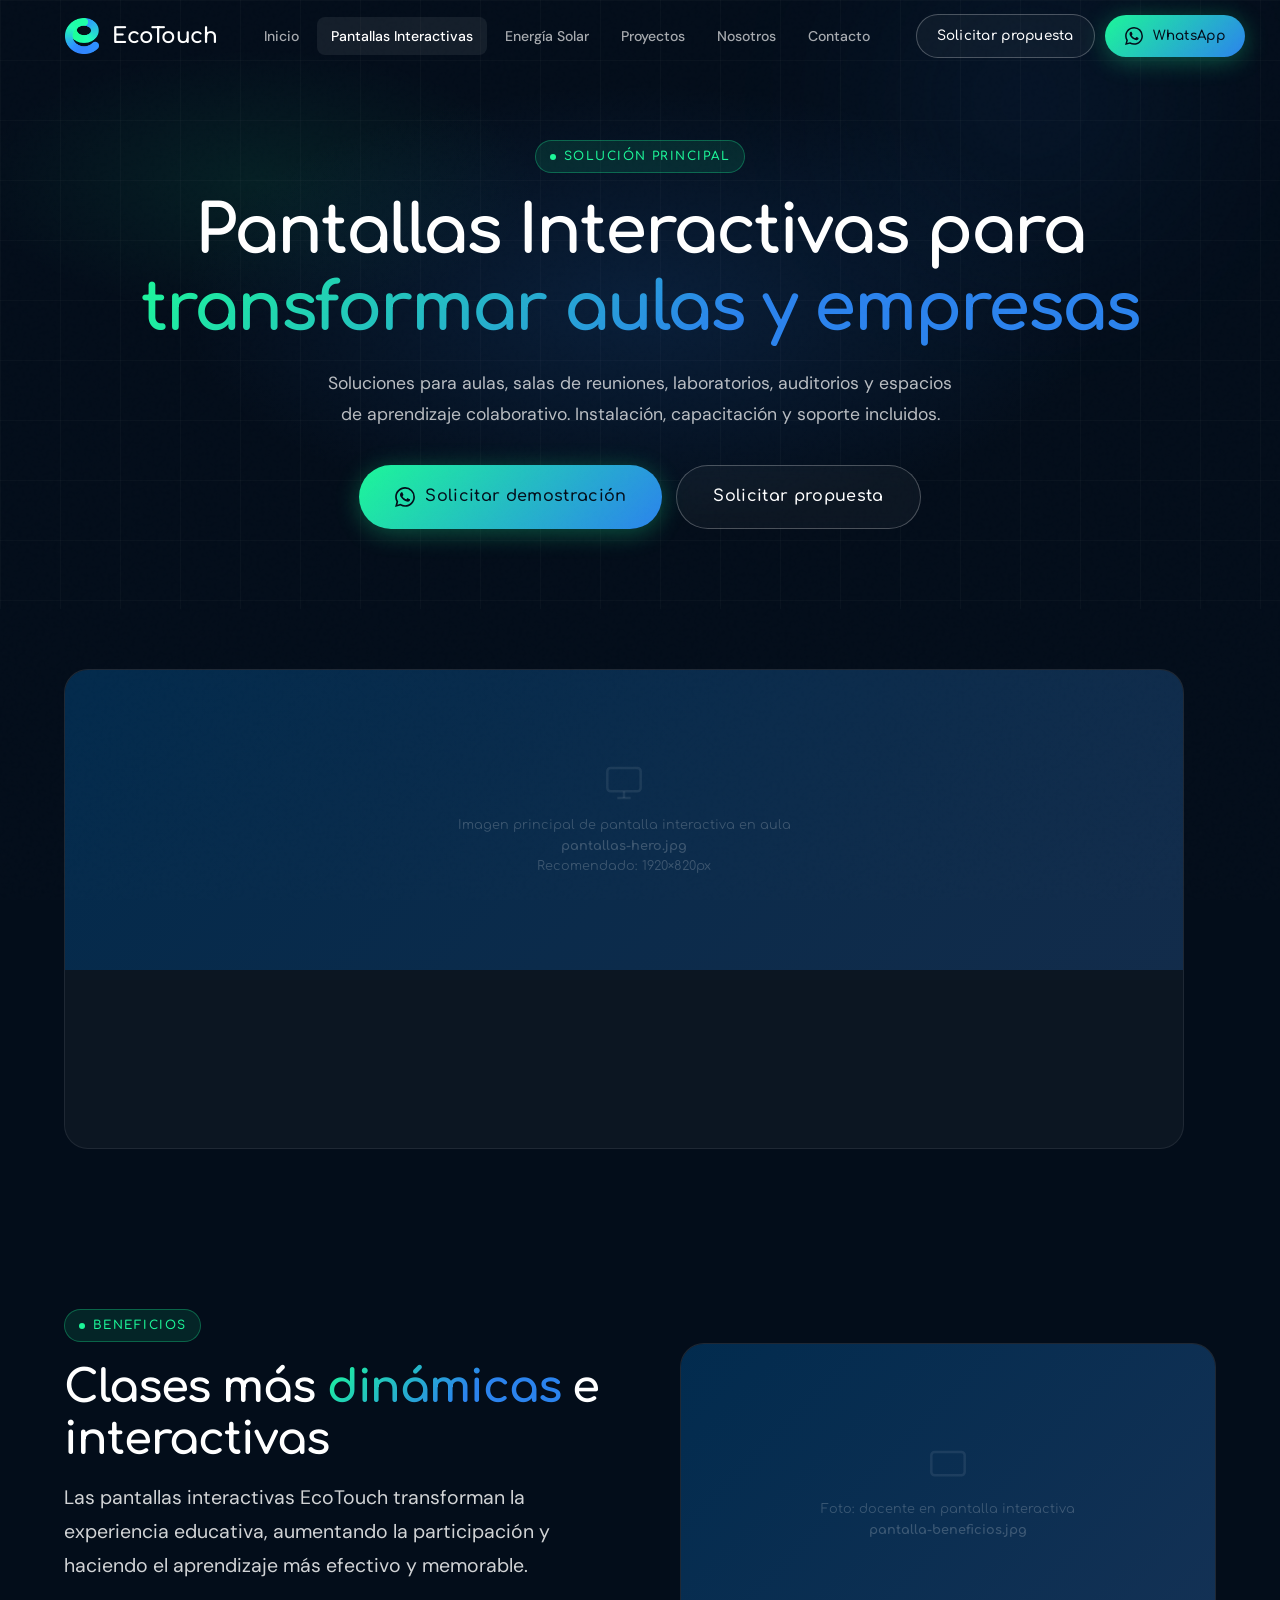
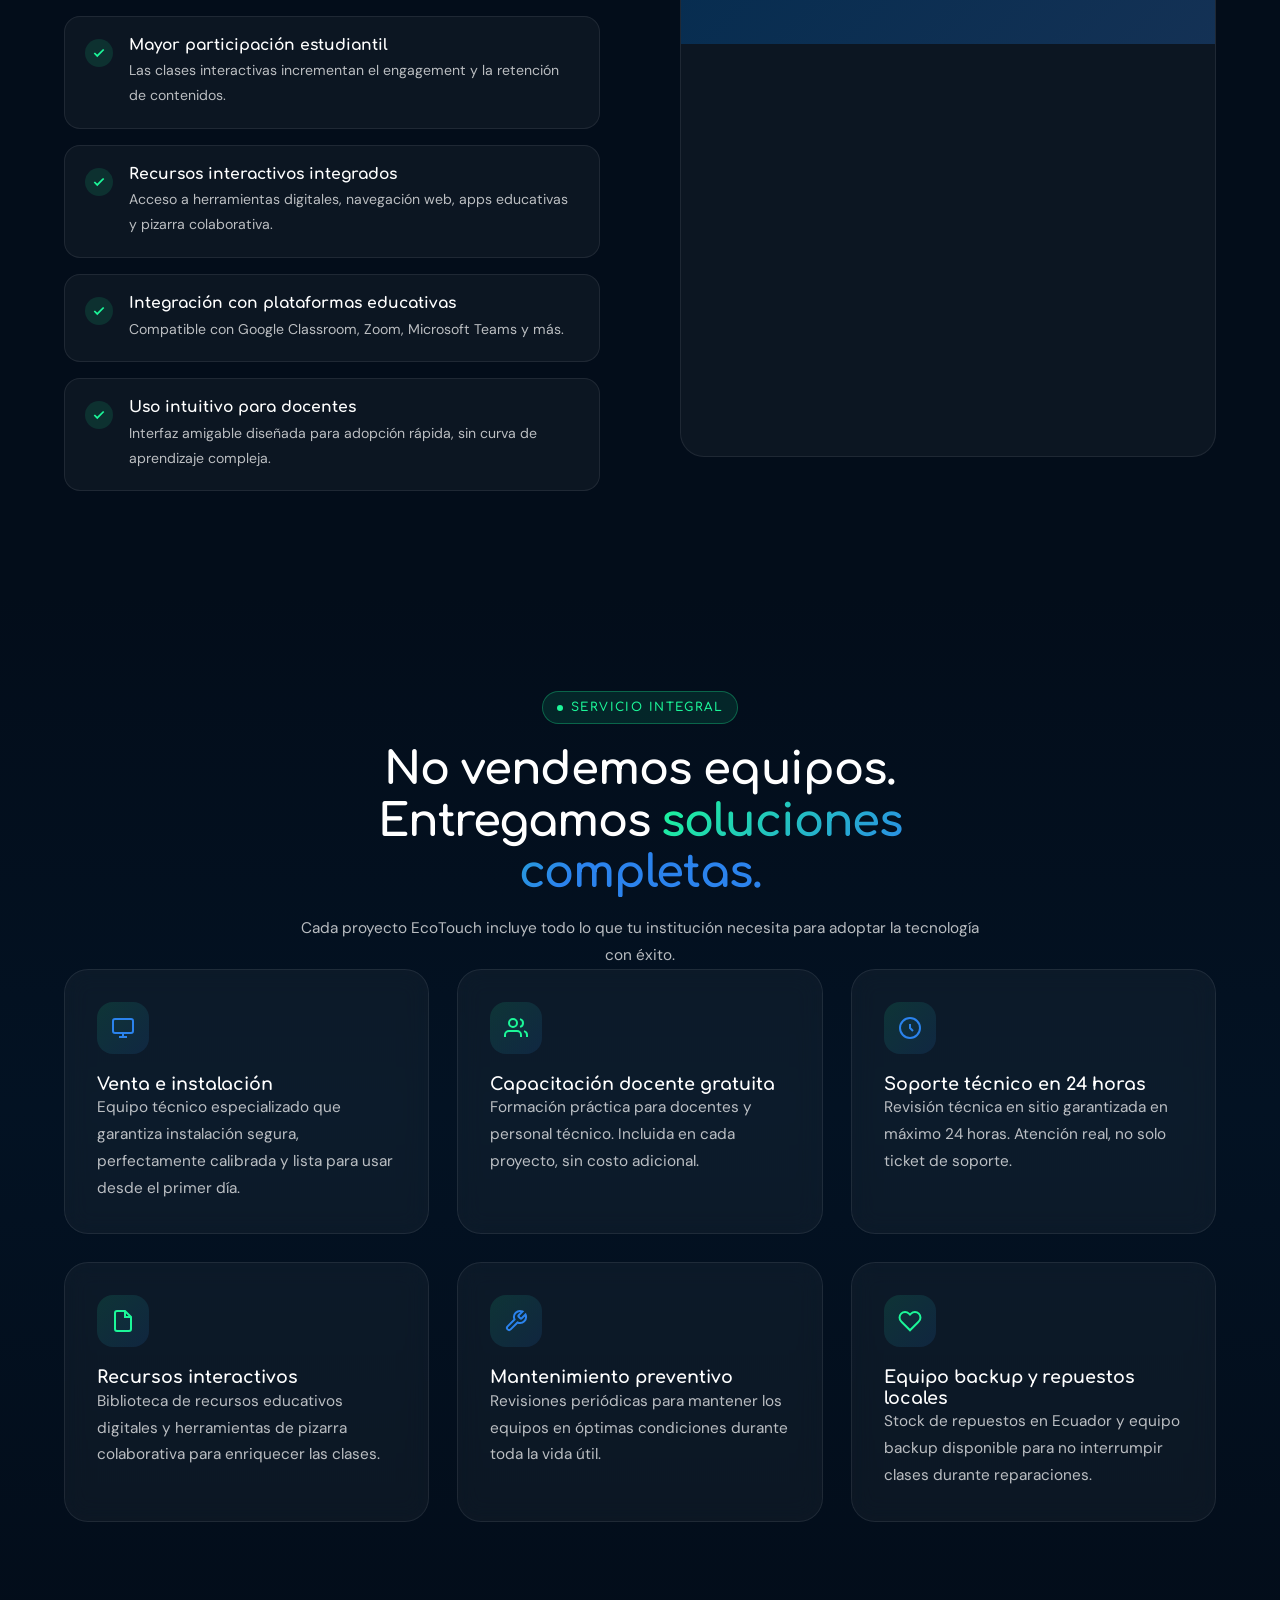
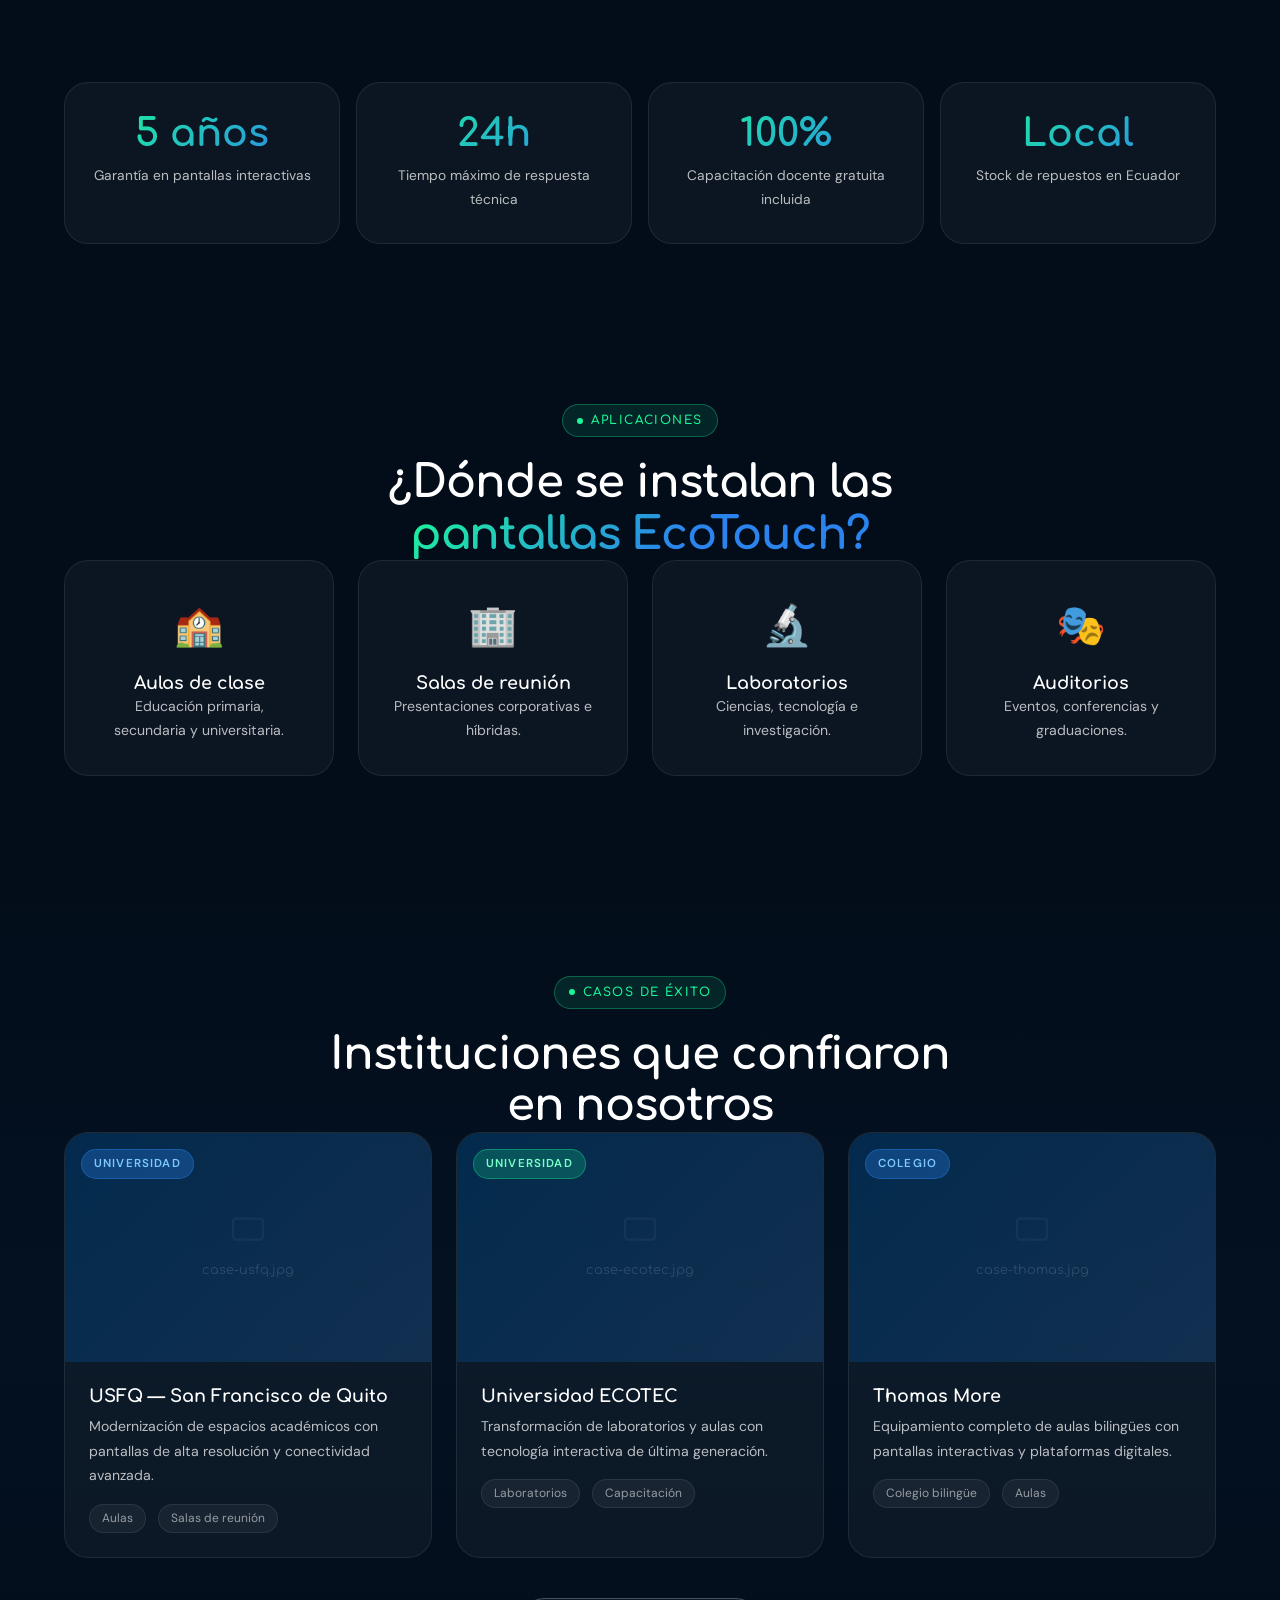
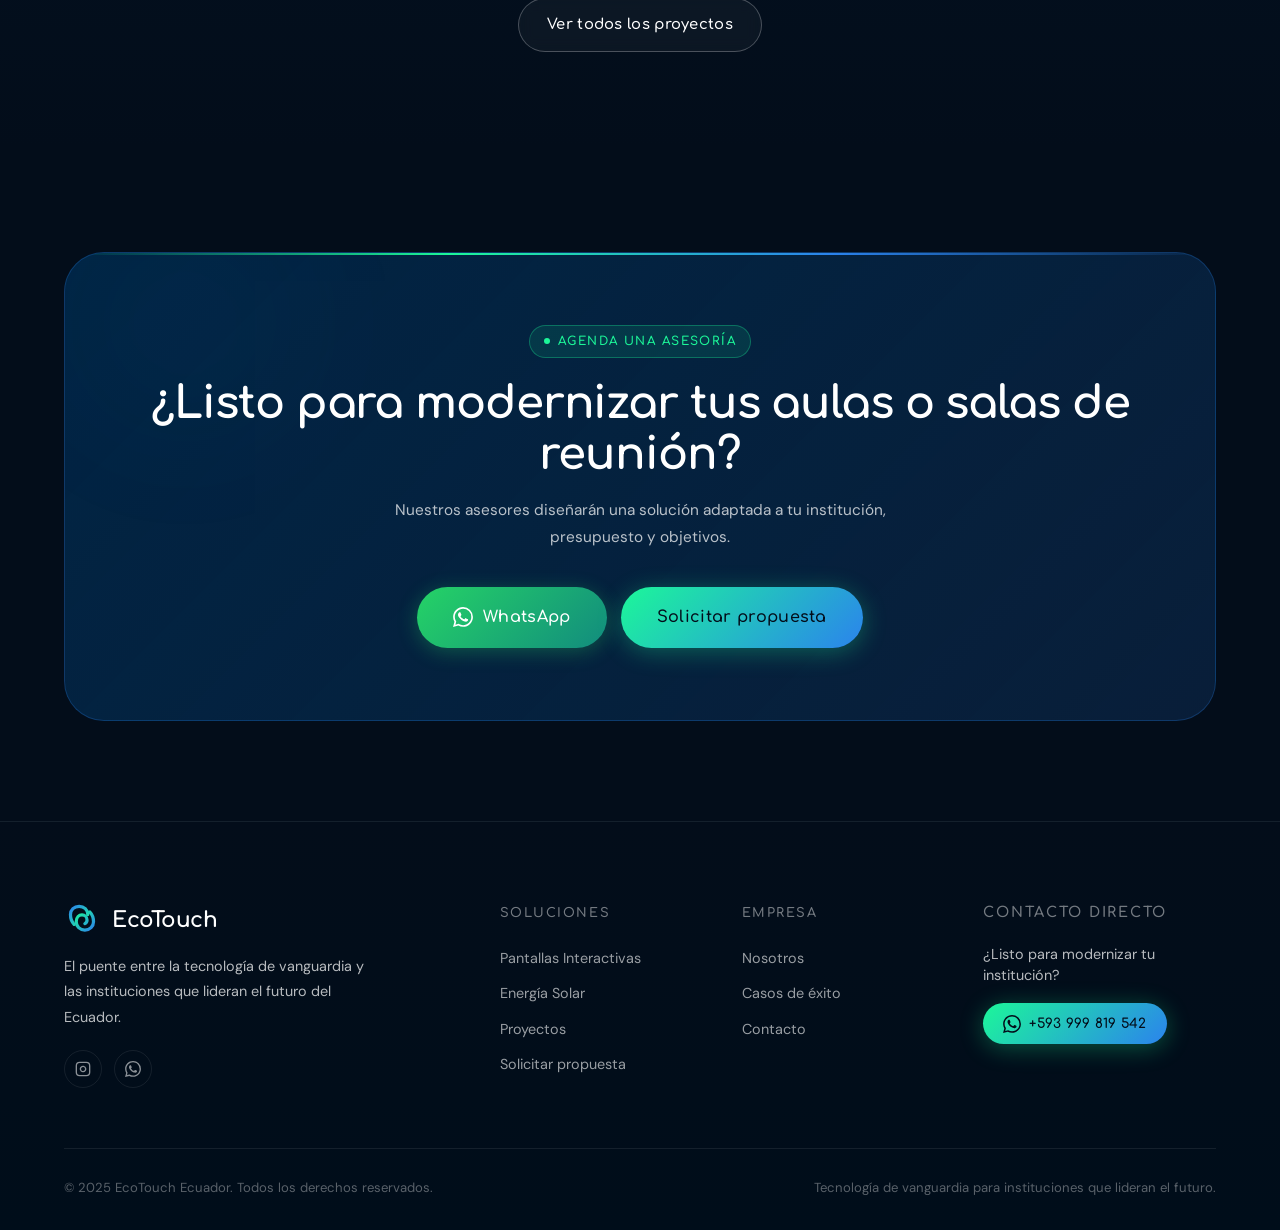
<file: pantallas.html>
<!DOCTYPE html>
<html lang="es">
<head>
  <meta charset="UTF-8">
  <meta name="viewport" content="width=device-width, initial-scale=1.0">
  <title>Pantallas Interactivas — EcoTouch Ecuador</title>
  <meta name="description" content="Pantallas interactivas para aulas, salas de reuniones, laboratorios y auditorios. Instalación, capacitación docente y soporte técnico incluidos.">
  <link rel="stylesheet" href="styles.css">
  <link rel="preconnect" href="https://fonts.googleapis.com">
  <link rel="preconnect" href="https://fonts.gstatic.com" crossorigin>
</head>
<body>

<!-- HEADER -->
<header class="header" id="mainHeader">
  <div class="container">
    <div class="header-inner">
      <a href="index.html" class="logo">
        <img src="isotipo-color.png" alt="EcoTouch Logo" class="logo-img">
        <span class="logo-text">EcoTouch</span>
      </a>
      <nav class="nav">
        <a href="index.html">Inicio</a>
        <a href="pantallas.html" class="active">Pantallas Interactivas</a>
        <a href="energia-solar.html">Energía Solar</a>
        <a href="proyectos.html">Proyectos</a>
        <a href="nosotros.html">Nosotros</a>
        <a href="contacto.html">Contacto</a>
      </nav>
      <div class="header-cta">
        <a href="contacto.html" class="btn btn-outline btn-sm">Solicitar propuesta</a>
        <a href="https://wa.me/593999819542" target="_blank" class="btn btn-primary btn-sm">
          <svg xmlns="http://www.w3.org/2000/svg" width="16" height="16" viewBox="0 0 24 24" fill="currentColor"><path d="M17.472 14.382c-.297-.149-1.758-.867-2.03-.967-.273-.099-.471-.148-.67.15-.197.297-.767.966-.94 1.164-.173.199-.347.223-.644.075-.297-.15-1.255-.463-2.39-1.475-.883-.788-1.48-1.761-1.653-2.059-.173-.297-.018-.458.13-.606.134-.133.298-.347.446-.52.149-.174.198-.298.298-.497.099-.198.05-.371-.025-.52-.075-.149-.669-1.612-.916-2.207-.242-.579-.487-.5-.669-.51-.173-.008-.371-.01-.57-.01-.198 0-.52.074-.792.372-.272.297-1.04 1.016-1.04 2.479 0 1.462 1.065 2.875 1.213 3.074.149.198 2.096 3.2 5.077 4.487.709.306 1.262.489 1.694.625.712.227 1.36.195 1.871.118.571-.085 1.758-.719 2.006-1.413.248-.694.248-1.289.173-1.413-.074-.124-.272-.198-.57-.347m-5.421 7.403h-.004a9.87 9.87 0 01-5.031-1.378l-.361-.214-3.741.982.998-3.648-.235-.374a9.86 9.86 0 01-1.51-5.26c.001-5.45 4.436-9.884 9.888-9.884 2.64 0 5.122 1.03 6.988 2.898a9.825 9.825 0 012.893 6.994c-.003 5.45-4.437 9.884-9.885 9.884m8.413-18.297A11.815 11.815 0 0012.05 0C5.495 0 .16 5.335.157 11.892c0 2.096.547 4.142 1.588 5.945L.057 24l6.305-1.654a11.882 11.882 0 005.683 1.448h.005c6.554 0 11.89-5.335 11.893-11.893a11.821 11.821 0 00-3.48-8.413z"/></svg>
          WhatsApp
        </a>
        <button class="menu-toggle" aria-label="Menú"><span></span><span></span><span></span></button>
      </div>
    </div>
  </div>
</header>
<nav class="mobile-nav">
  <a href="index.html">Inicio</a>
  <a href="pantallas.html">Pantallas Interactivas</a>
  <a href="energia-solar.html">Energía Solar</a>
  <a href="proyectos.html">Proyectos</a>
  <a href="nosotros.html">Nosotros</a>
  <a href="contacto.html">Contacto</a>
  <a href="https://wa.me/593999819542" target="_blank" class="btn btn-wa">Escribir por WhatsApp</a>
</nav>

<!-- PAGE HERO -->
<section class="page-hero">
  <div class="hero-bg">
    <div class="hero-mesh" style="background:radial-gradient(ellipse 60% 60% at 50% 50%, rgba(43,131,237,0.15) 0%,transparent 60%),radial-gradient(ellipse 40% 40% at 20% 30%, rgba(28,247,153,0.08) 0%,transparent 55%)"></div>
    <div class="grid-bg"></div>
    <div class="orb orb-blue" style="width:500px;height:400px;top:-100px;right:0;opacity:0.5"></div>
  </div>
  <div class="container" style="position:relative;z-index:2">
    <div class="tag" style="display:inline-flex;margin-bottom:20px">Solución principal</div>
    <h1>Pantallas Interactivas para <span class="grad-text">transformar aulas y empresas</span></h1>
    <p>Soluciones para aulas, salas de reuniones, laboratorios, auditorios y espacios de aprendizaje colaborativo. Instalación, capacitación y soporte incluidos.</p>
    <div style="display:flex;gap:14px;justify-content:center;flex-wrap:wrap;margin-top:36px">
      <a href="https://wa.me/593999819542" target="_blank" class="btn btn-primary btn-lg">
        <svg xmlns="http://www.w3.org/2000/svg" viewBox="0 0 24 24" fill="currentColor" width="20" height="20"><path d="M17.472 14.382c-.297-.149-1.758-.867-2.03-.967-.273-.099-.471-.148-.67.15-.197.297-.767.966-.94 1.164-.173.199-.347.223-.644.075-.297-.15-1.255-.463-2.39-1.475-.883-.788-1.48-1.761-1.653-2.059-.173-.297-.018-.458.13-.606.134-.133.298-.347.446-.52.149-.174.198-.298.298-.497.099-.198.05-.371-.025-.52-.075-.149-.669-1.612-.916-2.207-.242-.579-.487-.5-.669-.51-.173-.008-.371-.01-.57-.01-.198 0-.52.074-.792.372-.272.297-1.04 1.016-1.04 2.479 0 1.462 1.065 2.875 1.213 3.074.149.198 2.096 3.2 5.077 4.487.709.306 1.262.489 1.694.625.712.227 1.36.195 1.871.118.571-.085 1.758-.719 2.006-1.413.248-.694.248-1.289.173-1.413-.074-.124-.272-.198-.57-.347m-5.421 7.403h-.004a9.87 9.87 0 01-5.031-1.378l-.361-.214-3.741.982.998-3.648-.235-.374a9.86 9.86 0 01-1.51-5.26c.001-5.45 4.436-9.884 9.888-9.884 2.64 0 5.122 1.03 6.988 2.898a9.825 9.825 0 012.893 6.994c-.003 5.45-4.437 9.884-9.885 9.884m8.413-18.297A11.815 11.815 0 0012.05 0C5.495 0 .16 5.335.157 11.892c0 2.096.547 4.142 1.588 5.945L.057 24l6.305-1.654a11.882 11.882 0 005.683 1.448h.005c6.554 0 11.89-5.335 11.893-11.893a11.821 11.821 0 00-3.48-8.413z"/></svg>
        Solicitar demostración
      </a>
      <a href="contacto.html" class="btn btn-outline btn-lg">Solicitar propuesta</a>
    </div>
  </div>
</section>

<!-- HERO VISUAL -->
<section class="section-sm">
  <div class="container">
    <div class="img-frame reveal-scale" style="aspect-ratio:21/9;max-height:480px">
      <!-- Replace with: <img src="pantallas-hero.jpg" alt="Pantalla interactiva en aula"> -->
      <div class="img-placeholder" style="background:linear-gradient(135deg,rgba(0,47,86,0.8),rgba(43,131,237,0.2))">
        <svg xmlns="http://www.w3.org/2000/svg" viewBox="0 0 24 24" fill="none" stroke="currentColor" stroke-width="1.5"><rect x="2" y="3" width="20" height="14" rx="2"/><line x1="8" y1="21" x2="16" y2="21"/><line x1="12" y1="17" x2="12" y2="21"/></svg>
        <span>Imagen principal de pantalla interactiva en aula<br><strong>pantallas-hero.jpg</strong><br>Recomendado: 1920×820px</span>
      </div>
    </div>
  </div>
</section>

<!-- BENEFITS -->
<section class="section">
  <div class="container">
    <div style="display:grid;grid-template-columns:1fr 1fr;gap:80px;align-items:center">
      <div class="reveal-left">
        <div class="tag">Beneficios</div>
        <h2>Clases más <span class="grad-text">dinámicas</span> e interactivas</h2>
        <p class="lead" style="margin-top:16px">Las pantallas interactivas EcoTouch transforman la experiencia educativa, aumentando la participación y haciendo el aprendizaje más efectivo y memorable.</p>
        <div class="features-list" style="margin-top:32px">
          <div class="feature-item">
            <div class="feature-check"><svg xmlns="http://www.w3.org/2000/svg" viewBox="0 0 24 24" fill="none" stroke="currentColor" stroke-width="3"><polyline points="20 6 9 17 4 12"/></svg></div>
            <div><h4>Mayor participación estudiantil</h4><p>Las clases interactivas incrementan el engagement y la retención de contenidos.</p></div>
          </div>
          <div class="feature-item">
            <div class="feature-check"><svg xmlns="http://www.w3.org/2000/svg" viewBox="0 0 24 24" fill="none" stroke="currentColor" stroke-width="3"><polyline points="20 6 9 17 4 12"/></svg></div>
            <div><h4>Recursos interactivos integrados</h4><p>Acceso a herramientas digitales, navegación web, apps educativas y pizarra colaborativa.</p></div>
          </div>
          <div class="feature-item">
            <div class="feature-check"><svg xmlns="http://www.w3.org/2000/svg" viewBox="0 0 24 24" fill="none" stroke="currentColor" stroke-width="3"><polyline points="20 6 9 17 4 12"/></svg></div>
            <div><h4>Integración con plataformas educativas</h4><p>Compatible con Google Classroom, Zoom, Microsoft Teams y más.</p></div>
          </div>
          <div class="feature-item">
            <div class="feature-check"><svg xmlns="http://www.w3.org/2000/svg" viewBox="0 0 24 24" fill="none" stroke="currentColor" stroke-width="3"><polyline points="20 6 9 17 4 12"/></svg></div>
            <div><h4>Uso intuitivo para docentes</h4><p>Interfaz amigable diseñada para adopción rápida, sin curva de aprendizaje compleja.</p></div>
          </div>
        </div>
      </div>
      <div class="reveal-right">
        <div class="img-frame" style="aspect-ratio:3/4">
          <!-- Replace with: <img src="pantalla-beneficios.jpg" alt="Docente usando pantalla interactiva"> -->
          <div class="img-placeholder" style="background:linear-gradient(135deg,rgba(0,47,86,0.85),rgba(43,131,237,0.25))">
            <svg xmlns="http://www.w3.org/2000/svg" viewBox="0 0 24 24" fill="none" stroke="currentColor" stroke-width="1.5"><rect x="2" y="3" width="20" height="14" rx="2"/></svg>
            <span>Foto: docente en pantalla interactiva<br><strong>pantalla-beneficios.jpg</strong></span>
          </div>
        </div>
      </div>
    </div>
  </div>
</section>

<!-- SERVICES INCLUDED -->
<section class="section" style="background:linear-gradient(180deg,transparent,rgba(0,47,86,0.15),transparent)">
  <div class="container">
    <div class="section-header center mb-40 reveal">
      <div class="tag">Servicio integral</div>
      <h2>No vendemos equipos. Entregamos <span class="grad-text">soluciones completas.</span></h2>
      <p>Cada proyecto EcoTouch incluye todo lo que tu institución necesita para adoptar la tecnología con éxito.</p>
    </div>

    <div class="grid-3 stagger">
      <div class="card reveal">
        <div class="card-icon"><svg xmlns="http://www.w3.org/2000/svg" viewBox="0 0 24 24" fill="none" stroke="#2b83ed" stroke-width="2"><rect x="2" y="3" width="20" height="14" rx="2"/><line x1="8" y1="21" x2="16" y2="21"/><line x1="12" y1="17" x2="12" y2="21"/></svg></div>
        <h4>Venta e instalación</h4>
        <p>Equipo técnico especializado que garantiza instalación segura, perfectamente calibrada y lista para usar desde el primer día.</p>
      </div>
      <div class="card reveal">
        <div class="card-icon"><svg xmlns="http://www.w3.org/2000/svg" viewBox="0 0 24 24" fill="none" stroke="#1cf799" stroke-width="2"><path d="M17 21v-2a4 4 0 00-4-4H5a4 4 0 00-4 4v2"/><circle cx="9" cy="7" r="4"/><path d="M23 21v-2a4 4 0 00-3-3.87M16 3.13a4 4 0 010 7.75"/></svg></div>
        <h4>Capacitación docente gratuita</h4>
        <p>Formación práctica para docentes y personal técnico. Incluida en cada proyecto, sin costo adicional.</p>
      </div>
      <div class="card reveal">
        <div class="card-icon"><svg xmlns="http://www.w3.org/2000/svg" viewBox="0 0 24 24" fill="none" stroke="#2b83ed" stroke-width="2"><circle cx="12" cy="12" r="10"/><path d="M12 8v4l3 3"/></svg></div>
        <h4>Soporte técnico en 24 horas</h4>
        <p>Revisión técnica en sitio garantizada en máximo 24 horas. Atención real, no solo ticket de soporte.</p>
      </div>
      <div class="card reveal">
        <div class="card-icon"><svg xmlns="http://www.w3.org/2000/svg" viewBox="0 0 24 24" fill="none" stroke="#1cf799" stroke-width="2"><path d="M14 2H6a2 2 0 00-2 2v16a2 2 0 002 2h12a2 2 0 002-2V8z"/><polyline points="14 2 14 8 20 8"/></svg></div>
        <h4>Recursos interactivos</h4>
        <p>Biblioteca de recursos educativos digitales y herramientas de pizarra colaborativa para enriquecer las clases.</p>
      </div>
      <div class="card reveal">
        <div class="card-icon"><svg xmlns="http://www.w3.org/2000/svg" viewBox="0 0 24 24" fill="none" stroke="#2b83ed" stroke-width="2"><path d="M14.7 6.3a1 1 0 000 1.4l1.6 1.6a1 1 0 001.4 0l3.77-3.77a6 6 0 01-7.94 7.94l-6.91 6.91a2.12 2.12 0 01-3-3l6.91-6.91a6 6 0 017.94-7.94l-3.76 3.76z"/></svg></div>
        <h4>Mantenimiento preventivo</h4>
        <p>Revisiones periódicas para mantener los equipos en óptimas condiciones durante toda la vida útil.</p>
      </div>
      <div class="card reveal">
        <div class="card-icon"><svg xmlns="http://www.w3.org/2000/svg" viewBox="0 0 24 24" fill="none" stroke="#1cf799" stroke-width="2"><path d="M20.84 4.61a5.5 5.5 0 00-7.78 0L12 5.67l-1.06-1.06a5.5 5.5 0 00-7.78 7.78l1.06 1.06L12 21.23l7.78-7.78 1.06-1.06a5.5 5.5 0 000-7.78z"/></svg></div>
        <h4>Equipo backup y repuestos locales</h4>
        <p>Stock de repuestos en Ecuador y equipo backup disponible para no interrumpir clases durante reparaciones.</p>
      </div>
    </div>
  </div>
</section>

<!-- GUARANTEE STRIP -->
<section class="section-sm">
  <div class="container">
    <div class="guarantee-strip stagger">
      <div class="g-card reveal">
        <div class="g-num">5 años</div>
        <p>Garantía en pantallas interactivas</p>
      </div>
      <div class="g-card reveal">
        <div class="g-num">24h</div>
        <p>Tiempo máximo de respuesta técnica</p>
      </div>
      <div class="g-card reveal">
        <div class="g-num">100%</div>
        <p>Capacitación docente gratuita incluida</p>
      </div>
      <div class="g-card reveal">
        <div class="g-num">Local</div>
        <p>Stock de repuestos en Ecuador</p>
      </div>
    </div>
  </div>
</section>

<!-- USE CASES -->
<section class="section">
  <div class="container">
    <div class="section-header center mb-40 reveal">
      <div class="tag">Aplicaciones</div>
      <h2>¿Dónde se instalan las <span class="grad-text">pantallas EcoTouch?</span></h2>
    </div>
    <div class="grid-4 stagger">
      <div class="card reveal" style="text-align:center">
        <div style="font-size:2.5rem;margin-bottom:16px">🏫</div>
        <h4>Aulas de clase</h4>
        <p style="font-size:0.88rem">Educación primaria, secundaria y universitaria.</p>
      </div>
      <div class="card reveal" style="text-align:center">
        <div style="font-size:2.5rem;margin-bottom:16px">🏢</div>
        <h4>Salas de reunión</h4>
        <p style="font-size:0.88rem">Presentaciones corporativas e híbridas.</p>
      </div>
      <div class="card reveal" style="text-align:center">
        <div style="font-size:2.5rem;margin-bottom:16px">🔬</div>
        <h4>Laboratorios</h4>
        <p style="font-size:0.88rem">Ciencias, tecnología e investigación.</p>
      </div>
      <div class="card reveal" style="text-align:center">
        <div style="font-size:2.5rem;margin-bottom:16px">🎭</div>
        <h4>Auditorios</h4>
        <p style="font-size:0.88rem">Eventos, conferencias y graduaciones.</p>
      </div>
    </div>
  </div>
</section>

<!-- CASES -->
<section class="section" style="background:linear-gradient(180deg,transparent,rgba(0,47,86,0.12),transparent)">
  <div class="container">
    <div class="section-header center mb-40 reveal">
      <div class="tag">Casos de éxito</div>
      <h2>Instituciones que confiaron en nosotros</h2>
    </div>
    <div class="projects-grid stagger">
      <div class="project-card reveal">
        <div class="project-img">
          <div class="project-img-placeholder">
            <svg xmlns="http://www.w3.org/2000/svg" width="36" height="36" viewBox="0 0 24 24" fill="none" stroke="currentColor" stroke-width="1.5"><rect x="2" y="3" width="20" height="14" rx="2"/></svg>
            <span>case-usfq.jpg</span>
          </div>
          <div class="project-type" style="background:rgba(43,131,237,0.3);color:#7ec8ff;border:1px solid rgba(43,131,237,0.4)">Universidad</div>
        </div>
        <div class="project-body">
          <h3>USFQ — San Francisco de Quito</h3>
          <p>Modernización de espacios académicos con pantallas de alta resolución y conectividad avanzada.</p>
          <div class="project-meta"><span class="meta-tag">Aulas</span><span class="meta-tag">Salas de reunión</span></div>
        </div>
      </div>
      <div class="project-card reveal">
        <div class="project-img">
          <div class="project-img-placeholder">
            <svg xmlns="http://www.w3.org/2000/svg" width="36" height="36" viewBox="0 0 24 24" fill="none" stroke="currentColor" stroke-width="1.5"><rect x="2" y="3" width="20" height="14" rx="2"/></svg>
            <span>case-ecotec.jpg</span>
          </div>
          <div class="project-type" style="background:rgba(28,247,153,0.2);color:#7affc8;border:1px solid rgba(28,247,153,0.35)">Universidad</div>
        </div>
        <div class="project-body">
          <h3>Universidad ECOTEC</h3>
          <p>Transformación de laboratorios y aulas con tecnología interactiva de última generación.</p>
          <div class="project-meta"><span class="meta-tag">Laboratorios</span><span class="meta-tag">Capacitación</span></div>
        </div>
      </div>
      <div class="project-card reveal">
        <div class="project-img">
          <div class="project-img-placeholder">
            <svg xmlns="http://www.w3.org/2000/svg" width="36" height="36" viewBox="0 0 24 24" fill="none" stroke="currentColor" stroke-width="1.5"><rect x="2" y="3" width="20" height="14" rx="2"/></svg>
            <span>case-thomas.jpg</span>
          </div>
          <div class="project-type" style="background:rgba(43,131,237,0.3);color:#7ec8ff;border:1px solid rgba(43,131,237,0.4)">Colegio</div>
        </div>
        <div class="project-body">
          <h3>Thomas More</h3>
          <p>Equipamiento completo de aulas bilingües con pantallas interactivas y plataformas digitales.</p>
          <div class="project-meta"><span class="meta-tag">Colegio bilingüe</span><span class="meta-tag">Aulas</span></div>
        </div>
      </div>
    </div>
    <div style="text-align:center;margin-top:40px">
      <a href="proyectos.html" class="btn btn-outline">Ver todos los proyectos</a>
    </div>
  </div>
</section>

<!-- CTA -->
<section class="section">
  <div class="container">
    <div class="cta-band reveal-scale">
      <div class="orb orb-blue" style="width:400px;height:300px;top:-80px;left:-80px;opacity:0.3"></div>
      <div style="position:relative;z-index:1">
        <div class="tag" style="margin:0 auto 20px;display:inline-flex">Agenda una asesoría</div>
        <h2>¿Listo para modernizar tus aulas o salas de reunión?</h2>
        <p>Nuestros asesores diseñarán una solución adaptada a tu institución, presupuesto y objetivos.</p>
        <div class="cta-actions">
          <a href="https://wa.me/593999819542" target="_blank" class="btn btn-wa btn-lg">
            <svg xmlns="http://www.w3.org/2000/svg" viewBox="0 0 24 24" fill="currentColor" width="20" height="20"><path d="M17.472 14.382c-.297-.149-1.758-.867-2.03-.967-.273-.099-.471-.148-.67.15-.197.297-.767.966-.94 1.164-.173.199-.347.223-.644.075-.297-.15-1.255-.463-2.39-1.475-.883-.788-1.48-1.761-1.653-2.059-.173-.297-.018-.458.13-.606.134-.133.298-.347.446-.52.149-.174.198-.298.298-.497.099-.198.05-.371-.025-.52-.075-.149-.669-1.612-.916-2.207-.242-.579-.487-.5-.669-.51-.173-.008-.371-.01-.57-.01-.198 0-.52.074-.792.372-.272.297-1.04 1.016-1.04 2.479 0 1.462 1.065 2.875 1.213 3.074.149.198 2.096 3.2 5.077 4.487.709.306 1.262.489 1.694.625.712.227 1.36.195 1.871.118.571-.085 1.758-.719 2.006-1.413.248-.694.248-1.289.173-1.413-.074-.124-.272-.198-.57-.347m-5.421 7.403h-.004a9.87 9.87 0 01-5.031-1.378l-.361-.214-3.741.982.998-3.648-.235-.374a9.86 9.86 0 01-1.51-5.26c.001-5.45 4.436-9.884 9.888-9.884 2.64 0 5.122 1.03 6.988 2.898a9.825 9.825 0 012.893 6.994c-.003 5.45-4.437 9.884-9.885 9.884m8.413-18.297A11.815 11.815 0 0012.05 0C5.495 0 .16 5.335.157 11.892c0 2.096.547 4.142 1.588 5.945L.057 24l6.305-1.654a11.882 11.882 0 005.683 1.448h.005c6.554 0 11.89-5.335 11.893-11.893a11.821 11.821 0 00-3.48-8.413z"/></svg>
            WhatsApp
          </a>
          <a href="contacto.html" class="btn btn-primary btn-lg">Solicitar propuesta</a>
        </div>
      </div>
    </div>
  </div>
</section>

<!-- FOOTER (same as index) -->
<footer class="footer">
  <div class="container">
    <div class="footer-grid">
      <div class="footer-brand">
        <a href="index.html" class="logo">
          <svg width="36" height="36" viewBox="0 0 100 100" fill="none"><path d="M72 28C72 28 82 38 82 55C82 68 72 78 58 78C44 78 34 68 34 55C34 42 42 36 50 36C58 36 64 42 64 50C64 54 62 58 58 60" stroke="url(#pfl1)" stroke-width="9" stroke-linecap="round"/><path d="M28 62C28 62 18 52 18 35C18 22 28 12 42 12C56 12 66 22 66 35" stroke="url(#pfl2)" stroke-width="9" stroke-linecap="round"/><defs><linearGradient id="pfl1" x1="34" y1="28" x2="82" y2="78" gradientUnits="userSpaceOnUse"><stop stop-color="#1cf799"/><stop offset="1" stop-color="#2b83ed"/></linearGradient><linearGradient id="pfl2" x1="18" y1="12" x2="66" y2="62" gradientUnits="userSpaceOnUse"><stop stop-color="#2b83ed"/><stop offset="1" stop-color="#1cf799"/></linearGradient></defs></svg>
          <span class="logo-text">EcoTouch</span>
        </a>
        <p>El puente entre la tecnología de vanguardia y las instituciones que lideran el futuro del Ecuador.</p>
        <div class="social-links" style="margin-top:20px">
          <a href="https://www.instagram.com/ecotouch.ec" target="_blank" class="social-link"><svg xmlns="http://www.w3.org/2000/svg" width="16" height="16" viewBox="0 0 24 24" fill="none" stroke="currentColor" stroke-width="2"><rect x="2" y="2" width="20" height="20" rx="5"/><path d="M16 11.37A4 4 0 1112.63 8 4 4 0 0116 11.37z"/><line x1="17.5" y1="6.5" x2="17.51" y2="6.5"/></svg></a>
          <a href="https://wa.me/593999819542" target="_blank" class="social-link"><svg xmlns="http://www.w3.org/2000/svg" width="16" height="16" viewBox="0 0 24 24" fill="currentColor"><path d="M17.472 14.382c-.297-.149-1.758-.867-2.03-.967-.273-.099-.471-.148-.67.15-.197.297-.767.966-.94 1.164-.173.199-.347.223-.644.075-.297-.15-1.255-.463-2.39-1.475-.883-.788-1.48-1.761-1.653-2.059-.173-.297-.018-.458.13-.606.134-.133.298-.347.446-.52.149-.174.198-.298.298-.497.099-.198.05-.371-.025-.52-.075-.149-.669-1.612-.916-2.207-.242-.579-.487-.5-.669-.51-.173-.008-.371-.01-.57-.01-.198 0-.52.074-.792.372-.272.297-1.04 1.016-1.04 2.479 0 1.462 1.065 2.875 1.213 3.074.149.198 2.096 3.2 5.077 4.487.709.306 1.262.489 1.694.625.712.227 1.36.195 1.871.118.571-.085 1.758-.719 2.006-1.413.248-.694.248-1.289.173-1.413-.074-.124-.272-.198-.57-.347m-5.421 7.403h-.004a9.87 9.87 0 01-5.031-1.378l-.361-.214-3.741.982.998-3.648-.235-.374a9.86 9.86 0 01-1.51-5.26c.001-5.45 4.436-9.884 9.888-9.884 2.64 0 5.122 1.03 6.988 2.898a9.825 9.825 0 012.893 6.994c-.003 5.45-4.437 9.884-9.885 9.884m8.413-18.297A11.815 11.815 0 0012.05 0C5.495 0 .16 5.335.157 11.892c0 2.096.547 4.142 1.588 5.945L.057 24l6.305-1.654a11.882 11.882 0 005.683 1.448h.005c6.554 0 11.89-5.335 11.893-11.893a11.821 11.821 0 00-3.48-8.413z"/></svg></a>
        </div>
      </div>
      <div><p class="footer-title">Soluciones</p><ul class="footer-links"><li><a href="pantallas.html">Pantallas Interactivas</a></li><li><a href="energia-solar.html">Energía Solar</a></li><li><a href="proyectos.html">Proyectos</a></li><li><a href="contacto.html">Solicitar propuesta</a></li></ul></div>
      <div><p class="footer-title">Empresa</p><ul class="footer-links"><li><a href="nosotros.html">Nosotros</a></li><li><a href="proyectos.html">Casos de éxito</a></li><li><a href="contacto.html">Contacto</a></li></ul></div>
      <div class="footer-contact"><p class="footer-title">Contacto directo</p><p>¿Listo para modernizar tu institución?</p><a href="https://wa.me/593999819542" target="_blank" class="btn btn-primary btn-sm" style="margin-top:16px;display:inline-flex;gap:8px"><svg xmlns="http://www.w3.org/2000/svg" width="16" height="16" viewBox="0 0 24 24" fill="currentColor"><path d="M17.472 14.382c-.297-.149-1.758-.867-2.03-.967-.273-.099-.471-.148-.67.15-.197.297-.767.966-.94 1.164-.173.199-.347.223-.644.075-.297-.15-1.255-.463-2.39-1.475-.883-.788-1.48-1.761-1.653-2.059-.173-.297-.018-.458.13-.606.134-.133.298-.347.446-.52.149-.174.198-.298.298-.497.099-.198.05-.371-.025-.52-.075-.149-.669-1.612-.916-2.207-.242-.579-.487-.5-.669-.51-.173-.008-.371-.01-.57-.01-.198 0-.52.074-.792.372-.272.297-1.04 1.016-1.04 2.479 0 1.462 1.065 2.875 1.213 3.074.149.198 2.096 3.2 5.077 4.487.709.306 1.262.489 1.694.625.712.227 1.36.195 1.871.118.571-.085 1.758-.719 2.006-1.413.248-.694.248-1.289.173-1.413-.074-.124-.272-.198-.57-.347m-5.421 7.403h-.004a9.87 9.87 0 01-5.031-1.378l-.361-.214-3.741.982.998-3.648-.235-.374a9.86 9.86 0 01-1.51-5.26c.001-5.45 4.436-9.884 9.888-9.884 2.64 0 5.122 1.03 6.988 2.898a9.825 9.825 0 012.893 6.994c-.003 5.45-4.437 9.884-9.885 9.884m8.413-18.297A11.815 11.815 0 0012.05 0C5.495 0 .16 5.335.157 11.892c0 2.096.547 4.142 1.588 5.945L.057 24l6.305-1.654a11.882 11.882 0 005.683 1.448h.005c6.554 0 11.89-5.335 11.893-11.893a11.821 11.821 0 00-3.48-8.413z"/></svg>+593 999 819 542</a></div>
    </div>
    <div class="footer-bottom"><span>© 2025 EcoTouch Ecuador. Todos los derechos reservados.</span><span>Tecnología de vanguardia para instituciones que lideran el futuro.</span></div>
  </div>
</footer>

<script src="main.js"></script>
</body>
</html>
</file>
<file: styles.css>
/* ============================================================
   ECOTOUCH — styles.css
   Premium Tech Brand · Dark Futuristic · 2025
   ============================================================ */

@import url('https://fonts.googleapis.com/css2?family=Comfortaa:wght@300;400;500;600;700&family=DM+Sans:ital,opsz,wght@0,9..40,300;0,9..40,400;0,9..40,500;0,9..40,600;0,9..40,700;1,9..40,400&display=swap');

/* ── TOKENS ── */
:root {
  --green:       #1cf799;
  --blue:        #2b83ed;
  --navy:        #002f56;
  --navy-mid:    #003d70;
  --gray-light:  #e1e2e4;
  --white:       #ffffff;
  --black:       #000000;

  /* Surfaces */
  --bg-dark:     #030d1a;
  --bg-card:     rgba(255,255,255,0.04);
  --bg-card-b:   rgba(43,131,237,0.08);
  --border:      rgba(255,255,255,0.08);
  --border-g:    rgba(28,247,153,0.25);

  /* Fonts */
  --font-brand:  'Comfortaa', sans-serif;
  --font-body:   'DM Sans', sans-serif;

  /* Radii */
  --r-sm: 8px;
  --r-md: 16px;
  --r-lg: 24px;
  --r-xl: 40px;

  /* Shadow */
  --shadow-green: 0 0 40px rgba(28,247,153,0.18);
  --shadow-blue:  0 0 40px rgba(43,131,237,0.2);
  --shadow-card:  0 8px 40px rgba(0,0,0,0.35);

  /* Transitions */
  --ease: cubic-bezier(0.16, 1, 0.3, 1);
  --ease-out: cubic-bezier(0.22, 1, 0.36, 1);
}

/* ── RESET ── */
*, *::before, *::after { box-sizing: border-box; margin: 0; padding: 0; }
html { scroll-behavior: smooth; font-size: 16px; }
body {
  background: var(--bg-dark);
  color: var(--white);
  font-family: var(--font-body);
  line-height: 1.6;
  overflow-x: hidden;
  -webkit-font-smoothing: antialiased;
}
a { color: inherit; text-decoration: none; }
img { max-width: 100%; display: block; }
button { cursor: pointer; border: none; background: none; font-family: var(--font-body); }
ul { list-style: none; }

/* ── NOISE OVERLAY ── */
body::before {
  content: '';
  position: fixed;
  inset: 0;
  background-image: url("data:image/svg+xml,%3Csvg viewBox='0 0 256 256' xmlns='http://www.w3.org/2000/svg'%3E%3Cfilter id='noise'%3E%3CfeTurbulence type='fractalNoise' baseFrequency='0.9' numOctaves='4' stitchTiles='stitch'/%3E%3C/filter%3E%3Crect width='100%25' height='100%25' filter='url(%23noise)' opacity='0.04'/%3E%3C/svg%3E");
  pointer-events: none;
  z-index: 9999;
  opacity: 0.4;
}

/* ── TYPOGRAPHY ── */
h1, h2, h3, h4 { font-family: var(--font-brand); font-weight: 700; line-height: 1.15; }
h1 { font-size: clamp(2.4rem, 5.5vw, 4.2rem); letter-spacing: -0.03em; }
h2 { font-size: clamp(1.8rem, 3.5vw, 2.8rem); letter-spacing: -0.025em; }
h3 { font-size: clamp(1.2rem, 2.5vw, 1.6rem); }
h4 { font-size: 1.1rem; }
p { font-size: clamp(0.95rem, 1.2vw, 1.05rem); color: rgba(255,255,255,0.72); line-height: 1.75; }
.lead { font-size: clamp(1.05rem, 1.6vw, 1.22rem); color: rgba(255,255,255,0.82); }

/* gradient text */
.grad-text {
  background: linear-gradient(135deg, var(--green) 0%, var(--blue) 60%);
  -webkit-background-clip: text;
  -webkit-text-fill-color: transparent;
  background-clip: text;
}

/* ── LAYOUT ── */
.container { width: 100%; max-width: 1200px; margin: 0 auto; padding: 0 24px; }
.section { padding: 100px 0; position: relative; }
.section-sm { padding: 60px 0; }

/* ── GRID ── */
.grid-2 { display: grid; grid-template-columns: 1fr 1fr; gap: 32px; }
.grid-3 { display: grid; grid-template-columns: repeat(3, 1fr); gap: 28px; }
.grid-4 { display: grid; grid-template-columns: repeat(4, 1fr); gap: 24px; }

/* ── TAG ── */
.tag {
  display: inline-flex;
  align-items: center;
  gap: 8px;
  font-family: var(--font-brand);
  font-size: 0.75rem;
  font-weight: 600;
  letter-spacing: 0.12em;
  text-transform: uppercase;
  color: var(--green);
  background: rgba(28,247,153,0.1);
  border: 1px solid rgba(28,247,153,0.3);
  padding: 6px 14px;
  border-radius: 100px;
  margin-bottom: 20px;
}
.tag::before {
  content: '';
  width: 6px; height: 6px;
  border-radius: 50%;
  background: var(--green);
  animation: pulse-dot 2s ease-in-out infinite;
}
@keyframes pulse-dot {
  0%,100% { opacity:1; transform:scale(1); }
  50% { opacity:0.4; transform:scale(0.6); }
}

/* ── BUTTONS ── */
.btn {
  display: inline-flex;
  align-items: center;
  gap: 10px;
  font-family: var(--font-brand);
  font-weight: 600;
  font-size: 0.92rem;
  letter-spacing: 0.02em;
  padding: 14px 28px;
  border-radius: 100px;
  transition: all 0.35s var(--ease);
  position: relative;
  overflow: hidden;
  white-space: nowrap;
}
.btn::after {
  content: '';
  position: absolute;
  inset: 0;
  border-radius: inherit;
  opacity: 0;
  transition: opacity 0.3s;
  background: rgba(255,255,255,0.1);
}
.btn:hover::after { opacity: 1; }

.btn-primary {
  background: linear-gradient(135deg, var(--green), var(--blue));
  color: var(--bg-dark);
  box-shadow: 0 4px 24px rgba(28,247,153,0.3);
}
.btn-primary:hover {
  transform: translateY(-2px);
  box-shadow: 0 8px 32px rgba(28,247,153,0.45);
}

.btn-outline {
  border: 1.5px solid rgba(255,255,255,0.25);
  color: var(--white);
  background: rgba(255,255,255,0.04);
  backdrop-filter: blur(8px);
}
.btn-outline:hover {
  border-color: var(--green);
  color: var(--green);
  transform: translateY(-2px);
}

.btn-ghost {
  color: rgba(255,255,255,0.7);
  padding: 14px 0;
}
.btn-ghost:hover { color: var(--green); }
.btn-ghost svg { transition: transform 0.3s var(--ease); }
.btn-ghost:hover svg { transform: translateX(4px); }

.btn-wa {
  background: linear-gradient(135deg, #25D366, #128C7E);
  color: #fff;
  box-shadow: 0 4px 20px rgba(37,211,102,0.3);
}
.btn-wa:hover { transform: translateY(-2px); box-shadow: 0 8px 30px rgba(37,211,102,0.45); }

.btn-lg { padding: 18px 36px; font-size: 1rem; }
.btn-sm { padding: 10px 20px; font-size: 0.84rem; }

/* icon inside button */
.btn svg { width: 18px; height: 18px; flex-shrink: 0; }
.btn-lg svg { width: 20px; height: 20px; }

/* ── CARDS ── */
.card {
  background: var(--bg-card);
  border: 1px solid var(--border);
  border-radius: var(--r-lg);
  padding: 32px;
  backdrop-filter: blur(12px);
  transition: transform 0.4s var(--ease), box-shadow 0.4s var(--ease), border-color 0.4s;
}
.card:hover {
  transform: translateY(-6px);
  box-shadow: var(--shadow-card);
  border-color: rgba(28,247,153,0.2);
}
.card-icon {
  width: 52px; height: 52px;
  border-radius: var(--r-md);
  background: linear-gradient(135deg, rgba(28,247,153,0.12), rgba(43,131,237,0.12));
  display: flex;
  align-items: center;
  justify-content: center;
  margin-bottom: 20px;
  flex-shrink: 0;
}
.card-icon svg { width: 24px; height: 24px; }

/* ── METRIC CARDS ── */
.metric-card {
  text-align: center;
  padding: 36px 24px;
  background: var(--bg-card);
  border: 1px solid var(--border);
  border-radius: var(--r-lg);
  position: relative;
  overflow: hidden;
  transition: transform 0.4s var(--ease), border-color 0.4s;
}
.metric-card::before {
  content: '';
  position: absolute;
  top: -1px; left: 50%; transform: translateX(-50%);
  width: 60%; height: 2px;
  background: linear-gradient(90deg, transparent, var(--green), transparent);
  border-radius: 0 0 4px 4px;
  transition: width 0.4s;
}
.metric-card:hover { transform: translateY(-4px); border-color: rgba(28,247,153,0.25); }
.metric-card:hover::before { width: 90%; }
.metric-number {
  font-family: var(--font-brand);
  font-size: clamp(2rem, 4vw, 3rem);
  font-weight: 700;
  background: linear-gradient(135deg, var(--green), var(--blue));
  -webkit-background-clip: text;
  -webkit-text-fill-color: transparent;
  background-clip: text;
  line-height: 1;
  margin-bottom: 8px;
}
.metric-label {
  font-size: 0.88rem;
  color: rgba(255,255,255,0.55);
  font-weight: 500;
  text-transform: uppercase;
  letter-spacing: 0.08em;
}

/* ── DIVIDER ── */
.divider {
  height: 1px;
  background: linear-gradient(90deg, transparent, rgba(255,255,255,0.08), transparent);
}

/* ── SECTION HEADER ── */
.section-header { max-width: 680px; }
.section-header.center { text-align: center; margin: 0 auto; }
.section-header p { margin-top: 16px; }

/* ── GLOW ORBS ── */
.orb {
  position: absolute;
  border-radius: 50%;
  filter: blur(80px);
  pointer-events: none;
  z-index: 0;
}
.orb-green {
  background: radial-gradient(circle, rgba(28,247,153,0.2) 0%, transparent 70%);
}
.orb-blue {
  background: radial-gradient(circle, rgba(43,131,237,0.2) 0%, transparent 70%);
}
.orb-navy {
  background: radial-gradient(circle, rgba(0,47,86,0.6) 0%, transparent 70%);
}

/* ── GRID LINE BG ── */
.grid-bg {
  position: absolute;
  inset: 0;
  background-image:
    linear-gradient(rgba(255,255,255,0.025) 1px, transparent 1px),
    linear-gradient(90deg, rgba(255,255,255,0.025) 1px, transparent 1px);
  background-size: 60px 60px;
  pointer-events: none;
}

/* ============================================================
   HEADER / NAV
   ============================================================ */
.header {
  position: fixed;
  top: 0; left: 0; right: 0;
  z-index: 1000;
  padding: 0;
  transition: all 0.4s var(--ease);
}
.header.scrolled {
  background: rgba(3,13,26,0.88);
  backdrop-filter: blur(20px);
  border-bottom: 1px solid var(--border);
}
.header-inner {
  display: flex;
  align-items: center;
  justify-content: space-between;
  height: 72px;
  gap: 32px;
}
.logo {
  display: flex;
  align-items: center;
  gap: 12px;
  flex-shrink: 0;
}
.logo-img {
  width: 38px;
  height: 38px;
  object-fit: contain;
}
.logo-text {
  font-family: var(--font-brand);
  font-weight: 700;
  font-size: 1.35rem;
  letter-spacing: -0.02em;
  color: var(--white);
}

.nav { display: flex; align-items: center; gap: 4px; }
.nav a {
  font-size: 0.88rem;
  font-weight: 500;
  color: rgba(255,255,255,0.65);
  padding: 8px 14px;
  border-radius: 8px;
  transition: all 0.25s;
  white-space: nowrap;
}
.nav a:hover, .nav a.active {
  color: var(--white);
  background: rgba(255,255,255,0.07);
}

.header-cta { display: flex; align-items: center; gap: 10px; flex-shrink: 0; }

/* Mobile menu toggle */
.menu-toggle {
  display: none;
  flex-direction: column;
  gap: 5px;
  padding: 8px;
  cursor: pointer;
}
.menu-toggle span {
  width: 24px; height: 2px;
  background: var(--white);
  border-radius: 2px;
  transition: all 0.3s var(--ease);
  display: block;
}
.menu-toggle.open span:nth-child(1) { transform: translateY(7px) rotate(45deg); }
.menu-toggle.open span:nth-child(2) { opacity: 0; }
.menu-toggle.open span:nth-child(3) { transform: translateY(-7px) rotate(-45deg); }

/* Mobile nav */
.mobile-nav {
  display: none;
  position: fixed;
  top: 72px; left: 0; right: 0;
  background: rgba(3,13,26,0.97);
  backdrop-filter: blur(20px);
  border-bottom: 1px solid var(--border);
  padding: 20px 0;
  flex-direction: column;
  z-index: 999;
  transform: translateY(-20px);
  opacity: 0;
  transition: all 0.35s var(--ease);
}
.mobile-nav.open {
  display: flex;
  transform: translateY(0);
  opacity: 1;
}
.mobile-nav a {
  font-size: 1rem;
  font-weight: 500;
  color: rgba(255,255,255,0.75);
  padding: 14px 24px;
  border-bottom: 1px solid var(--border);
  transition: color 0.2s;
}
.mobile-nav a:hover { color: var(--green); }
.mobile-nav .btn { margin: 16px 24px 8px; width: calc(100% - 48px); justify-content: center; }

/* ============================================================
   FOOTER
   ============================================================ */
.footer {
  background: linear-gradient(180deg, var(--bg-dark), #000d1a);
  border-top: 1px solid var(--border);
  padding: 80px 0 32px;
}
.footer-grid {
  display: grid;
  grid-template-columns: 2fr 1fr 1fr 1.2fr;
  gap: 48px;
  padding-bottom: 60px;
  border-bottom: 1px solid var(--border);
}
.footer-brand p { margin-top: 16px; font-size: 0.9rem; max-width: 300px; }
.footer-title {
  font-family: var(--font-brand);
  font-size: 0.8rem;
  font-weight: 600;
  text-transform: uppercase;
  letter-spacing: 0.12em;
  color: rgba(255,255,255,0.45);
  margin-bottom: 20px;
}
.footer-links { display: flex; flex-direction: column; gap: 10px; }
.footer-links a {
  font-size: 0.9rem;
  color: rgba(255,255,255,0.6);
  transition: color 0.2s;
}
.footer-links a:hover { color: var(--green); }
.footer-contact p { font-size: 0.9rem; margin-top: 0; line-height: 1.5; }
.footer-contact .btn { margin-top: 16px; }
.footer-bottom {
  display: flex;
  align-items: center;
  justify-content: space-between;
  padding-top: 28px;
  font-size: 0.82rem;
  color: rgba(255,255,255,0.35);
  gap: 20px;
  flex-wrap: wrap;
}
.social-links { display: flex; gap: 12px; }
.social-link {
  width: 38px; height: 38px;
  border-radius: 50%;
  border: 1px solid var(--border);
  display: flex;
  align-items: center;
  justify-content: center;
  color: rgba(255,255,255,0.55);
  transition: all 0.25s;
}
.social-link:hover {
  border-color: var(--green);
  color: var(--green);
  background: rgba(28,247,153,0.08);
}
.social-link svg { width: 16px; height: 16px; }

/* ============================================================
   HERO — HOME
   ============================================================ */
.hero {
  min-height: 100vh;
  display: flex;
  align-items: center;
  position: relative;
  overflow: hidden;
  padding-top: 80px;
}
.hero-bg {
  position: absolute;
  inset: 0;
  z-index: 0;
}
.hero-mesh {
  position: absolute;
  inset: 0;
  background:
    radial-gradient(ellipse 80% 60% at 70% 50%, rgba(43,131,237,0.15) 0%, transparent 60%),
    radial-gradient(ellipse 50% 50% at 20% 30%, rgba(28,247,153,0.12) 0%, transparent 55%),
    radial-gradient(ellipse 60% 80% at 90% 80%, rgba(0,47,86,0.5) 0%, transparent 60%);
}
.hero-content {
  position: relative;
  z-index: 2;
  max-width: 780px;
}
.hero-content .tag { margin-bottom: 28px; }
.hero-title { margin-bottom: 24px; }
.hero-sub {
  font-size: clamp(1rem, 1.5vw, 1.15rem);
  color: rgba(255,255,255,0.7);
  max-width: 580px;
  line-height: 1.7;
  margin-bottom: 40px;
}
.hero-actions { display: flex; gap: 14px; flex-wrap: wrap; align-items: center; }
.hero-visual {
  position: absolute;
  right: 0; top: 50%;
  transform: translateY(-50%);
  width: 48%;
  z-index: 1;
  display: flex;
  align-items: center;
  justify-content: center;
}
/* Placeholder frame for hero image */
.hero-img-frame {
  width: 100%;
  aspect-ratio: 4/3;
  border-radius: var(--r-lg);
  border: 1px solid var(--border);
  background: var(--bg-card);
  position: relative;
  overflow: hidden;
  display: flex;
  align-items: center;
  justify-content: center;
  backdrop-filter: blur(8px);
}
.hero-img-frame img {
  width: 100%; height: 100%;
  object-fit: cover;
  opacity: 0.85;
}
.hero-img-frame .placeholder-text {
  position: absolute;
  font-size: 0.8rem;
  color: rgba(255,255,255,0.3);
  font-family: var(--font-brand);
  text-align: center;
  padding: 20px;
}
/* Glowing ring around hero frame */
.hero-img-frame::after {
  content: '';
  position: absolute;
  inset: -1px;
  border-radius: inherit;
  background: linear-gradient(135deg, rgba(28,247,153,0.3), transparent 50%, rgba(43,131,237,0.3));
  z-index: -1;
}

/* scroll indicator */
.scroll-hint {
  position: absolute;
  bottom: 40px;
  left: 50%;
  transform: translateX(-50%);
  display: flex;
  flex-direction: column;
  align-items: center;
  gap: 8px;
  color: rgba(255,255,255,0.3);
  font-size: 0.72rem;
  letter-spacing: 0.12em;
  text-transform: uppercase;
  z-index: 2;
  animation: float 3s ease-in-out infinite;
}
.scroll-hint svg { animation: bounce 2s ease-in-out infinite; }
@keyframes float {
  0%,100% { transform: translateX(-50%) translateY(0); }
  50% { transform: translateX(-50%) translateY(-6px); }
}
@keyframes bounce {
  0%,100% { transform: translateY(0); }
  50% { transform: translateY(5px); }
}

/* ============================================================
   METRICS STRIP
   ============================================================ */
.metrics { padding: 0 0 80px; }
.metrics-grid {
  display: grid;
  grid-template-columns: repeat(5, 1fr);
  gap: 16px;
  background: rgba(255,255,255,0.02);
  border: 1px solid var(--border);
  border-radius: var(--r-xl);
  padding: 40px 32px;
}

/* ============================================================
   SOLUTIONS SPLIT
   ============================================================ */
.solutions-split {
  display: grid;
  grid-template-columns: 1fr 1fr;
  gap: 24px;
}
.sol-card {
  border-radius: var(--r-xl);
  padding: 52px 48px;
  position: relative;
  overflow: hidden;
  min-height: 420px;
  display: flex;
  flex-direction: column;
  justify-content: flex-end;
  cursor: pointer;
  transition: transform 0.4s var(--ease), box-shadow 0.4s;
}
.sol-card:hover { transform: translateY(-6px); }
.sol-card-screens {
  background: linear-gradient(135deg, rgba(0,47,86,0.95), rgba(43,131,237,0.4));
  border: 1px solid rgba(43,131,237,0.3);
  box-shadow: 0 20px 60px rgba(43,131,237,0.15);
}
.sol-card-solar {
  background: linear-gradient(135deg, rgba(0,20,10,0.95), rgba(28,247,153,0.25));
  border: 1px solid rgba(28,247,153,0.25);
  box-shadow: 0 20px 60px rgba(28,247,153,0.1);
}
.sol-card:hover.sol-card-screens { box-shadow: 0 30px 80px rgba(43,131,237,0.25); }
.sol-card:hover.sol-card-solar { box-shadow: 0 30px 80px rgba(28,247,153,0.2); }
.sol-img-frame {
  position: absolute;
  inset: 0;
  z-index: 0;
}
.sol-img-frame img {
  width: 100%; height: 100%;
  object-fit: cover;
  opacity: 0.25;
  transition: opacity 0.4s;
}
.sol-card:hover .sol-img-frame img { opacity: 0.35; }
.sol-card-content { position: relative; z-index: 1; }
.sol-icon {
  width: 64px; height: 64px;
  border-radius: var(--r-md);
  display: flex;
  align-items: center;
  justify-content: center;
  margin-bottom: 24px;
}
.sol-icon-screens { background: rgba(43,131,237,0.2); border: 1px solid rgba(43,131,237,0.4); }
.sol-icon-solar { background: rgba(28,247,153,0.15); border: 1px solid rgba(28,247,153,0.35); }
.sol-icon svg { width: 28px; height: 28px; }
.sol-card h3 { font-size: 1.6rem; margin-bottom: 12px; }
.sol-card p { font-size: 0.95rem; margin-bottom: 28px; max-width: 340px; }

/* ============================================================
   WHY ECOTOUCH
   ============================================================ */
.why-grid {
  display: grid;
  grid-template-columns: repeat(3, 1fr);
  gap: 20px;
}
.why-card {
  padding: 28px;
  background: var(--bg-card);
  border: 1px solid var(--border);
  border-radius: var(--r-md);
  transition: all 0.35s var(--ease);
  display: flex;
  gap: 16px;
}
.why-card:hover { border-color: rgba(28,247,153,0.2); background: rgba(28,247,153,0.04); }
.why-num {
  font-family: var(--font-brand);
  font-size: 2rem;
  font-weight: 700;
  color: rgba(28,247,153,0.2);
  line-height: 1;
  flex-shrink: 0;
}
.why-card h4 { font-size: 1rem; margin-bottom: 6px; }
.why-card p { font-size: 0.88rem; }

/* ============================================================
   CLIENTS STRIP
   ============================================================ */
.clients-strip {
  overflow: hidden;
  padding: 24px 0;
  position: relative;
}
.clients-strip::before,
.clients-strip::after {
  content: '';
  position: absolute;
  top: 0; bottom: 0;
  width: 120px;
  z-index: 2;
  pointer-events: none;
}
.clients-strip::before { left: 0; background: linear-gradient(90deg, var(--bg-dark), transparent); }
.clients-strip::after { right: 0; background: linear-gradient(-90deg, var(--bg-dark), transparent); }
.clients-track {
  display: flex;
  gap: 0;
  animation: scroll-track 30s linear infinite;
  width: max-content;
}
.clients-track:hover { animation-play-state: paused; }
@keyframes scroll-track {
  0% { transform: translateX(0); }
  100% { transform: translateX(-50%); }
}
.client-pill {
  display: inline-flex;
  align-items: center;
  padding: 10px 24px;
  margin: 0 8px;
  border-radius: 100px;
  border: 1px solid var(--border);
  background: var(--bg-card);
  font-size: 0.84rem;
  font-weight: 500;
  color: rgba(255,255,255,0.6);
  white-space: nowrap;
  transition: all 0.25s;
  flex-shrink: 0;
}
.clients-track:hover .client-pill:hover {
  border-color: rgba(28,247,153,0.4);
  color: var(--green);
  background: rgba(28,247,153,0.06);
}

/* ============================================================
   CTA BAND
   ============================================================ */
.cta-band {
  background: linear-gradient(135deg, rgba(0,47,86,0.7), rgba(43,131,237,0.15));
  border: 1px solid rgba(43,131,237,0.25);
  border-radius: var(--r-xl);
  padding: 72px 80px;
  text-align: center;
  position: relative;
  overflow: hidden;
}
.cta-band::before {
  content: '';
  position: absolute;
  top: 0; left: 0; right: 0;
  height: 2px;
  background: linear-gradient(90deg, transparent, var(--green), var(--blue), transparent);
}
.cta-band h2 { margin-bottom: 16px; }
.cta-band p { max-width: 520px; margin: 0 auto 36px; }
.cta-actions { display: flex; gap: 14px; justify-content: center; flex-wrap: wrap; }

/* ============================================================
   PAGE HERO (internal pages)
   ============================================================ */
.page-hero {
  padding: 140px 0 80px;
  position: relative;
  overflow: hidden;
  text-align: center;
}
.page-hero .hero-mesh {
  background:
    radial-gradient(ellipse 70% 60% at 50% 50%, rgba(43,131,237,0.12) 0%, transparent 60%),
    radial-gradient(ellipse 40% 40% at 20% 30%, rgba(28,247,153,0.08) 0%, transparent 55%);
}
.page-hero h1 { margin-bottom: 20px; }
.page-hero p { max-width: 640px; margin: 0 auto; font-size: 1.1rem; }

/* ============================================================
   FEATURES LIST
   ============================================================ */
.features-list { display: flex; flex-direction: column; gap: 16px; }
.feature-item {
  display: flex;
  gap: 16px;
  align-items: flex-start;
  padding: 20px;
  border-radius: var(--r-md);
  border: 1px solid var(--border);
  background: var(--bg-card);
  transition: all 0.3s;
}
.feature-item:hover { border-color: rgba(28,247,153,0.2); }
.feature-check {
  width: 28px; height: 28px;
  border-radius: 50%;
  background: rgba(28,247,153,0.12);
  display: flex;
  align-items: center;
  justify-content: center;
  flex-shrink: 0;
  margin-top: 2px;
}
.feature-check svg { width: 14px; height: 14px; color: var(--green); }
.feature-item h4 { font-size: 0.97rem; margin-bottom: 4px; }
.feature-item p { font-size: 0.88rem; margin: 0; }

/* ============================================================
   GUARANTEE CARDS
   ============================================================ */
.guarantee-strip {
  display: grid;
  grid-template-columns: repeat(4, 1fr);
  gap: 16px;
}
.g-card {
  text-align: center;
  padding: 32px 20px;
  background: var(--bg-card);
  border: 1px solid var(--border);
  border-radius: var(--r-lg);
  transition: all 0.3s var(--ease);
}
.g-card:hover { border-color: rgba(28,247,153,0.25); transform: translateY(-4px); }
.g-num {
  font-family: var(--font-brand);
  font-size: 2.4rem;
  font-weight: 700;
  background: linear-gradient(135deg, var(--green), var(--blue));
  -webkit-background-clip: text;
  -webkit-text-fill-color: transparent;
  background-clip: text;
  line-height: 1;
  margin-bottom: 10px;
}
.g-card p { font-size: 0.86rem; margin: 0; }

/* ============================================================
   PROCESS STEPS
   ============================================================ */
.steps-grid { display: grid; grid-template-columns: repeat(4, 1fr); gap: 20px; }
.step {
  padding: 28px 24px;
  background: var(--bg-card);
  border: 1px solid var(--border);
  border-radius: var(--r-lg);
  position: relative;
  transition: all 0.3s;
}
.step:hover { border-color: rgba(43,131,237,0.3); transform: translateY(-4px); }
.step:not(:last-child)::after {
  content: '';
  position: absolute;
  top: 38px;
  right: -12px;
  width: 24px; height: 2px;
  background: linear-gradient(90deg, rgba(28,247,153,0.4), rgba(43,131,237,0.4));
  z-index: 1;
}
.step-num {
  font-family: var(--font-brand);
  font-size: 2.2rem;
  font-weight: 700;
  color: rgba(28,247,153,0.15);
  line-height: 1;
  margin-bottom: 12px;
}
.step h4 { font-size: 1rem; margin-bottom: 8px; }
.step p { font-size: 0.88rem; }

/* ============================================================
   IMAGE FRAMES (placeholder system)
   ============================================================ */
.img-frame {
  border-radius: var(--r-lg);
  overflow: hidden;
  background: var(--bg-card);
  border: 1px solid var(--border);
  position: relative;
}
.img-frame img {
  width: 100%;
  height: 100%;
  object-fit: cover;
  display: block;
}
.img-frame .img-placeholder {
  display: flex;
  flex-direction: column;
  align-items: center;
  justify-content: center;
  gap: 12px;
  padding: 40px;
  min-height: 300px;
  color: rgba(255,255,255,0.2);
  font-size: 0.8rem;
  text-align: center;
}
.img-frame .img-placeholder svg { width: 40px; height: 40px; opacity: 0.4; }
.img-frame .img-placeholder span { font-family: var(--font-brand); }

/* ============================================================
   CONTACT PAGE
   ============================================================ */
.contact-grid {
  display: grid;
  grid-template-columns: 1fr 1.6fr;
  gap: 60px;
  align-items: start;
}
.contact-info { display: flex; flex-direction: column; gap: 24px; }
.contact-method {
  display: flex;
  gap: 16px;
  align-items: flex-start;
  padding: 20px;
  background: var(--bg-card);
  border: 1px solid var(--border);
  border-radius: var(--r-md);
  transition: border-color 0.3s;
}
.contact-method:hover { border-color: rgba(28,247,153,0.2); }
.contact-method-icon {
  width: 44px; height: 44px;
  border-radius: var(--r-sm);
  background: linear-gradient(135deg, rgba(28,247,153,0.12), rgba(43,131,237,0.12));
  display: flex;
  align-items: center;
  justify-content: center;
  flex-shrink: 0;
}
.contact-method-icon svg { width: 20px; height: 20px; }
.contact-method h4 { font-size: 0.9rem; margin-bottom: 4px; }
.contact-method p { font-size: 0.86rem; margin: 0; }

/* Form */
.form-card {
  background: var(--bg-card);
  border: 1px solid var(--border);
  border-radius: var(--r-xl);
  padding: 48px;
}
.form-row { display: grid; grid-template-columns: 1fr 1fr; gap: 16px; }
.form-group { display: flex; flex-direction: column; gap: 8px; margin-bottom: 16px; }
.form-group label {
  font-size: 0.82rem;
  font-weight: 600;
  color: rgba(255,255,255,0.6);
  letter-spacing: 0.05em;
  text-transform: uppercase;
}
.form-group input,
.form-group select,
.form-group textarea {
  background: rgba(255,255,255,0.04);
  border: 1px solid rgba(255,255,255,0.1);
  border-radius: var(--r-sm);
  padding: 14px 16px;
  color: var(--white);
  font-family: var(--font-body);
  font-size: 0.95rem;
  outline: none;
  transition: border-color 0.25s, box-shadow 0.25s;
  width: 100%;
}
.form-group input::placeholder,
.form-group textarea::placeholder { color: rgba(255,255,255,0.3); }
.form-group input:focus,
.form-group select:focus,
.form-group textarea:focus {
  border-color: rgba(28,247,153,0.5);
  box-shadow: 0 0 0 3px rgba(28,247,153,0.08);
}
.form-group select { appearance: none; }
.form-group select option { background: #0a1a2e; color: var(--white); }
.form-group textarea { resize: vertical; min-height: 120px; }
.form-submit { width: 100%; margin-top: 8px; justify-content: center; }
.form-success {
  text-align: center;
  padding: 40px;
  display: none;
}
.form-success.show { display: block; }
.form-success svg { width: 56px; height: 56px; color: var(--green); margin: 0 auto 16px; }
.form-success h3 { margin-bottom: 10px; }

/* ============================================================
   NOSOTROS PAGE
   ============================================================ */
.values-grid {
  display: grid;
  grid-template-columns: repeat(5, 1fr);
  gap: 16px;
}
.value-card {
  text-align: center;
  padding: 28px 16px;
  background: var(--bg-card);
  border: 1px solid var(--border);
  border-radius: var(--r-lg);
  transition: all 0.3s;
}
.value-card:hover { border-color: rgba(28,247,153,0.25); transform: translateY(-4px); }
.value-icon {
  font-size: 2rem;
  margin-bottom: 12px;
  display: block;
}
.value-card h4 { font-size: 0.95rem; margin-bottom: 8px; }
.value-card p { font-size: 0.82rem; }

/* ============================================================
   PROJECTS PAGE
   ============================================================ */
.projects-grid {
  display: grid;
  grid-template-columns: repeat(3, 1fr);
  gap: 24px;
}
.project-card {
  background: var(--bg-card);
  border: 1px solid var(--border);
  border-radius: var(--r-lg);
  overflow: hidden;
  transition: all 0.4s var(--ease);
}
.project-card:hover { transform: translateY(-6px); border-color: rgba(28,247,153,0.2); box-shadow: var(--shadow-card); }
.project-img {
  aspect-ratio: 16/10;
  background: linear-gradient(135deg, rgba(0,47,86,0.8), rgba(43,131,237,0.2));
  position: relative;
  overflow: hidden;
}
.project-img img { width: 100%; height: 100%; object-fit: cover; opacity: 0.8; transition: opacity 0.3s, transform 0.5s var(--ease); }
.project-card:hover .project-img img { opacity: 1; transform: scale(1.04); }
.project-img .project-type {
  position: absolute;
  top: 16px; left: 16px;
  font-size: 0.72rem;
  font-weight: 600;
  letter-spacing: 0.1em;
  text-transform: uppercase;
  padding: 5px 12px;
  border-radius: 100px;
  backdrop-filter: blur(8px);
}
.project-img .project-img-placeholder {
  width: 100%; height: 100%;
  display: flex;
  align-items: center;
  justify-content: center;
  color: rgba(255,255,255,0.15);
  font-size: 0.8rem;
  font-family: var(--font-brand);
  text-align: center;
  padding: 20px;
  flex-direction: column;
  gap: 10px;
}
.project-img .project-img-placeholder svg { width: 36px; height: 36px; opacity: 0.3; }
.project-body { padding: 24px; }
.project-body h3 { font-size: 1.1rem; margin-bottom: 8px; }
.project-body p { font-size: 0.88rem; margin-bottom: 16px; }
.project-meta {
  display: flex;
  gap: 12px;
  flex-wrap: wrap;
}
.meta-tag {
  font-size: 0.75rem;
  padding: 4px 12px;
  border-radius: 100px;
  background: rgba(255,255,255,0.05);
  border: 1px solid var(--border);
  color: rgba(255,255,255,0.55);
}

/* ============================================================
   SOLAR PAGE SPECIFICS
   ============================================================ */
.problem-cards {
  display: grid;
  grid-template-columns: repeat(3, 1fr);
  gap: 20px;
}
.problem-card {
  padding: 28px;
  background: rgba(255,255,255,0.025);
  border: 1px solid rgba(255,255,255,0.06);
  border-radius: var(--r-md);
  border-left: 3px solid rgba(255,80,80,0.4);
}
.problem-card h4 { color: rgba(255,150,150,0.9); margin-bottom: 8px; }
.problem-card p { font-size: 0.9rem; }
.sol-benefit {
  display: flex;
  gap: 16px;
  padding: 24px;
  background: var(--bg-card);
  border: 1px solid rgba(28,247,153,0.12);
  border-radius: var(--r-md);
  transition: all 0.3s;
}
.sol-benefit:hover { border-color: rgba(28,247,153,0.3); }
.sol-benefit-icon {
  width: 44px; height: 44px;
  border-radius: 50%;
  background: rgba(28,247,153,0.1);
  display: flex;
  align-items: center;
  justify-content: center;
  flex-shrink: 0;
}
.sol-benefit-icon svg { width: 20px; height: 20px; color: var(--green); }
.sol-benefit h4 { margin-bottom: 4px; }
.sol-benefit p { font-size: 0.88rem; margin: 0; }

/* ============================================================
   SCROLL ANIMATIONS
   ============================================================ */
.reveal {
  opacity: 0;
  transform: translateY(30px);
  transition: opacity 0.7s var(--ease), transform 0.7s var(--ease);
}
.reveal.visible {
  opacity: 1;
  transform: translateY(0);
}
.reveal-left {
  opacity: 0;
  transform: translateX(-40px);
  transition: opacity 0.7s var(--ease), transform 0.7s var(--ease);
}
.reveal-left.visible { opacity: 1; transform: translateX(0); }
.reveal-right {
  opacity: 0;
  transform: translateX(40px);
  transition: opacity 0.7s var(--ease), transform 0.7s var(--ease);
}
.reveal-right.visible { opacity: 1; transform: translateX(0); }
.reveal-scale {
  opacity: 0;
  transform: scale(0.9);
  transition: opacity 0.7s var(--ease), transform 0.7s var(--ease);
}
.reveal-scale.visible { opacity: 1; transform: scale(1); }

/* stagger */
.stagger > * { transition-delay: calc(var(--i, 0) * 0.08s); }

/* ============================================================
   RESPONSIVE
   ============================================================ */
@media (max-width: 1100px) {
  .grid-4 { grid-template-columns: repeat(2, 1fr); }
  .metrics-grid { grid-template-columns: repeat(3, 1fr); }
  .footer-grid { grid-template-columns: 1fr 1fr; }
  .values-grid { grid-template-columns: repeat(3, 1fr); }
  .guarantee-strip { grid-template-columns: repeat(2, 1fr); }
  .steps-grid { grid-template-columns: repeat(2, 1fr); }
}
@media (max-width: 900px) {
  .grid-3 { grid-template-columns: 1fr 1fr; }
  .hero-visual { display: none; }
  .hero-content { max-width: 100%; }
  .why-grid { grid-template-columns: 1fr 1fr; }
  .solutions-split { grid-template-columns: 1fr; }
  .contact-grid { grid-template-columns: 1fr; }
  .projects-grid { grid-template-columns: 1fr 1fr; }
  .problem-cards { grid-template-columns: 1fr 1fr; }
}
@media (max-width: 768px) {
  .section { padding: 70px 0; }
  .nav { display: none; }
  .header-cta .btn-outline { display: none; }
  .menu-toggle { display: flex; }
  .metrics-grid { grid-template-columns: repeat(2, 1fr); }
  .grid-2 { grid-template-columns: 1fr; }
  .grid-3 { grid-template-columns: 1fr; }
  .why-grid { grid-template-columns: 1fr; }
  .footer-grid { grid-template-columns: 1fr; gap: 32px; }
  .cta-band { padding: 48px 24px; }
  .form-row { grid-template-columns: 1fr; }
  .form-card { padding: 28px 20px; }
  .steps-grid { grid-template-columns: 1fr; }
  .step::after { display: none; }
  .values-grid { grid-template-columns: repeat(2, 1fr); }
  .projects-grid { grid-template-columns: 1fr; }
  .problem-cards { grid-template-columns: 1fr; }
  .guarantee-strip { grid-template-columns: 1fr 1fr; }
}
@media (max-width: 480px) {
  h1 { font-size: 2rem; }
  .metrics-grid { grid-template-columns: 1fr 1fr; }
  .hero-actions { flex-direction: column; }
  .hero-actions .btn { width: 100%; justify-content: center; }
  .cta-actions { flex-direction: column; align-items: center; }
  .cta-actions .btn { width: 100%; max-width: 320px; justify-content: center; }
  .values-grid { grid-template-columns: 1fr; }
  .guarantee-strip { grid-template-columns: 1fr; }
  .footer-bottom { flex-direction: column; text-align: center; }
}

/* ── UTILITY ── */
.text-green { color: var(--green); }
.text-blue  { color: var(--blue); }
.text-muted { color: rgba(255,255,255,0.45); }
.mb-8  { margin-bottom: 8px; }
.mb-16 { margin-bottom: 16px; }
.mb-24 { margin-bottom: 24px; }
.mb-40 { margin-bottom: 40px; }
.mt-40 { margin-top: 40px; }
.mt-60 { margin-top: 60px; }
.flex { display: flex; }
.flex-center { display: flex; align-items: center; justify-content: center; }
.gap-12 { gap: 12px; }
.gap-16 { gap: 16px; }
.gap-24 { gap: 24px; }
.relative { position: relative; }
.z-1 { z-index: 1; }
.overflow-hidden { overflow: hidden; }
.w-full { width: 100%; }
.text-center { text-align: center; }

/* ── LOGO IMAGE ── */
.logo-img {
  width: 36px;
  height: 36px;
  object-fit: contain;
  mix-blend-mode: lighten;
  filter: brightness(1.1);
}
</file>
